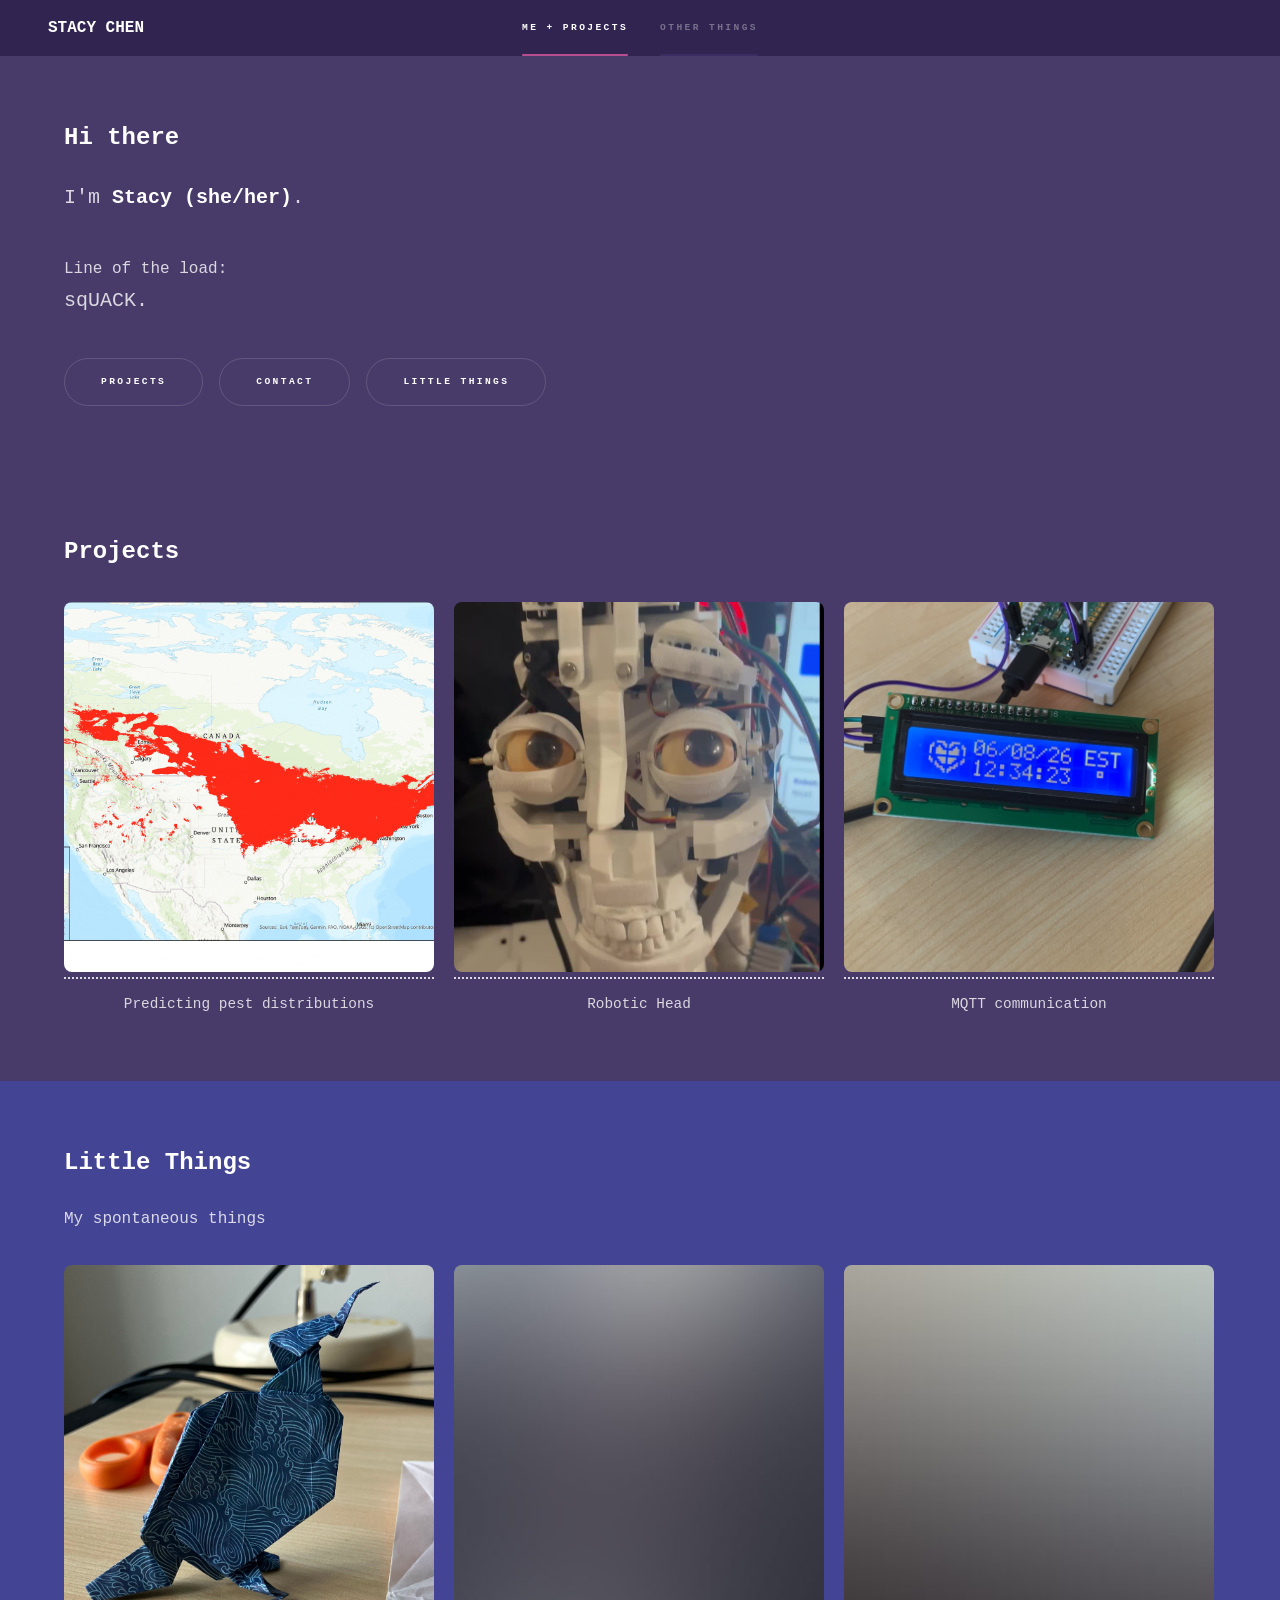
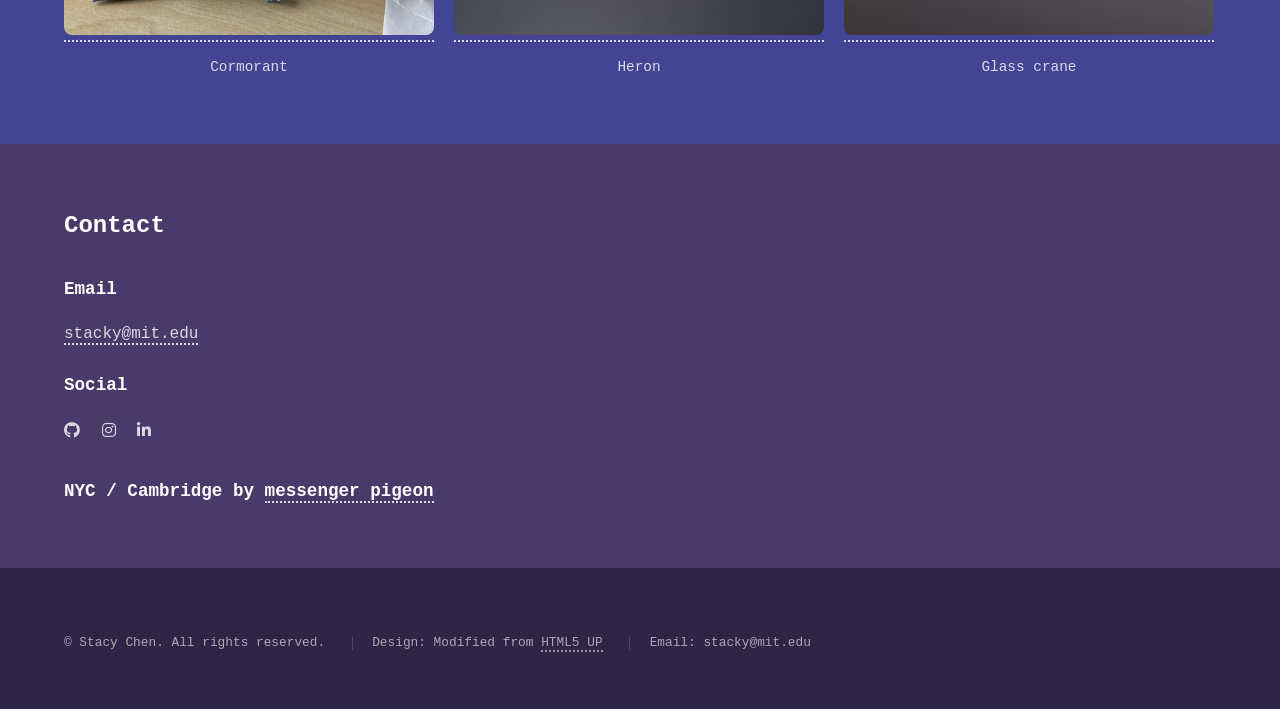
<file: index.html>
<!DOCTYPE HTML>
<!--
	Hyperspace by HTML5 UP
	html5up.net | @ajlkn
	Free for personal and commercial use under the CCA 3.0 license (html5up.net/license)
-->
<html>
	<head>
		<title>Stacy Chen - Projects</title>
		<meta charset="utf-8" />
		<meta name="viewport" content="width=device-width, initial-scale=1, user-scalable=no" />
		<link rel="stylesheet" href="assets/css/main.css" />
		<noscript><link rel="stylesheet" href="assets/css/noscript.css" /></noscript>
	</head>
	<body class="is-preload">

		<!-- Sidebar -->
			<section id="sidebar">
				<div class="inner">
					<div class="logo">
					<b>STACY CHEN</b>
					</div>
					<nav>
						<ul>
							<li><a href="#intro">Me + Projects</a></li>
							<li><a href="#other_things">Other Things</a></li>
						</ul>
					</nav>
				</div>
			</section>

		<!-- Wrapper -->
			<div id="wrapper">

				<!-- Intro -->
					<section id="intro" class="wrapper spotlight style1 fade-up">
						<div class="inner">
							<h2>Hi there</h2>
							<p>I'm <b>Stacy (she/her)</b>.</p> 
							<!-- An undergrad majoring in EECS @ MIT.  -->
								<!--random fact generator-->
								<box>Line of the load:</box>
								<p id="randFacts"></p>
								 <script>
        							const randomFacts = [
            							"Birds are real.",
            							"Caw caw.",
           			 					"sqUACK.",
										"Birds are not real.",
										"Chirp chirp.",
										"straight up losing it",
										"Farewell!"
									];

									function showRandomText() {
										const randomIndex = Math.floor(Math.random() * randomFacts.length);
										const randomText = randomFacts[randomIndex];
										document.getElementById("randFacts").textContent = randomText;
									}
									
									window.onload = showRandomText;
								</script> 
							<ul class="actions">
								<li><a href="#one" class="button scrolly">Projects</a></li>
								<li><a href="#two" class="button scrolly">contact</a></li>
								<li><a href="#other_things" class="button scrolly">little things</a></li>
							</ul>
						</div>
					</section>

				<!-- One -->
				 <section id="one" class="wrapper style1 fade-up">
						<div class="inner">
							<div class = "box alt">
							<h2>Projects</h2>
							<p></p>
							<div class="image-row">
								<figure class="image-item lighten-image">
									<a href="species_distribution.html"><img src="images/ezgif.com-optimize.gif" alt=""></a>
									<figcaption>Predicting pest distributions</figcaption>
								</figure>
								<figure class="image-item lighten-image">
									<a href="robotic_head.html"><img src="images/marty.png" alt="lcd and wires"></a>
									<figcaption>Robotic Head</figcaption>
								</figure>
								<figure class="image-item lighten-image">
									<a href="lcd_msg.html"><img src="images/mqtt.png" alt="lcd and wires"></a>
									<figcaption>MQTT communication</figcaption>
								</figure>
								<!-- <figure class="image-item lighten-image">
									<img src="images/pic02.jpg" alt="Description of first image">
									<figcaption>First image caption here</figcaption>
								</figure> -->
							<!-- <div class="row gtr-uniform">
											<div class="col-4"><span class="image fit lighten-image"><a href="elements.html"><img src="images/pic01.jpg" alt="" /></a></span></div>
											<div class="col-4"><span class="image fit lighten-image"><img src="images/pic02.jpg" alt="" /></span></div>
											<div class="col-4"><span class="image fit lighten-image"><img src="images/pic03.jpg" alt="" /></span></div>
											<div class="col-4"><span class="image fit lighten-image"><img src="images/pic03.jpg" alt="" /></span></div>
											<div class="col-4"><span class="image fit"><img src="images/pic01.jpg" alt="" /></span></div>
											<div class="col-4"><span class="image fit"><img src="images/pic02.jpg" alt="" /></span></div>
											<div class="col-4"><span class="image fit"><img src="images/pic02.jpg" alt="" /></span></div>
											<div class="col-4"><span class="image fit"><img src="images/pic03.jpg" alt="" /></span></div>
											<div class="col-4"><span class="image fit"><img src="images/pic01.jpg" alt="" /></span></div>
							</div> -->
						</div>
						</div>
						<!-- <ul class="actions">
							<a href="hobbies.html" class="button scrolly">My Little Things</a>
						</ul> -->
					</section>
				<!-- Wrapper -->
					<section id="other_things" class="wrapper style2 fade-up">
						<div class="inner">
							<h2>Little Things</h2>
							<p>My spontaneous things</p>
							<div class="box alt">
							<div class="image-row">
								<figure class="image-item lighten-image">
									<a href="cormorant.html"><img src="images/cormorant_folded.jpg" alt="Description of first image"></a>
									<figcaption>Cormorant</figcaption>
								</figure>
								<figure class="image-item lighten-image">
									<a href="heron.html"><img src="images/pic02.jpg" alt="Description of first image"></a>
									<figcaption>Heron</figcaption>
								</figure>
								<!-- <figure class="image-item lighten-image">
									<a href=""><img src="images/pic06.jpg" alt="stained glass crane"></a>
									<figcaption>EC LED Sign!</figcaption>
								</figure> -->
								<figure class="image-item lighten-image">
									<a href=""><img src="images/pic06.jpg" alt="stained glass crane"></a>
									<figcaption>Glass crane</figcaption>
								</figure>
							</div>
							</div>
						</div>
					</section>
				<!-- Two -->
					<section id="two" class="wrapper style1 fade-up">
						<div class="inner">
							<h2>Contact</h2>
							<p></p>
							<div class="style1">
								<section>
									<ul class="contact">
										<li>
											<h3>Email</h3>
											<a href="mailto:stacky@mit.edu">stacky@mit.edu</a>
										</li>
										<li>
											<h3>Social</h3>
											<ul class="icons">
												<li><a href="https://github.com/stacyc2449" class="icon brands fa-github"><span class="label">GitHub</span></a></li>
												<li><a href="" class="icon brands fa-instagram"><span class="label">Instagram</span></a></li>
												<li><a href="#" class="icon brands fa-linkedin-in"><span class="label">LinkedIn</span></a></li>
											</ul>
										</li>
										<li>
											<h3>NYC / Cambridge by <a href="https://www.wikihow.com/Train-a-Homing-Pigeon">messenger pigeon</a></h3>
										</li>
									</ul>
								</section>
							</div>
						</div>
					</section>

			</div>

		<!-- Footer -->
			<footer id="footer" class="wrapper style1-alt">
				<div class="inner">
					<ul class="menu">
						<li>&copy; Stacy Chen. All rights reserved.</li>
						<li>Design: Modified from <a href="http://html5up.net">HTML5 UP</a></li>
						<li>Email: stacky@mit.edu</li>
					</ul>
				</div>
			</footer>

		<!-- Scripts -->
			<script src="assets/js/jquery.min.js"></script>
			<script src="assets/js/jquery.scrollex.min.js"></script>
			<script src="assets/js/jquery.scrolly.min.js"></script>
			<script src="assets/js/browser.min.js"></script>
			<script src="assets/js/breakpoints.min.js"></script>
			<script src="assets/js/util.js"></script>
			<script src="assets/js/main.js"></script>

	</body>
</html>
</file>
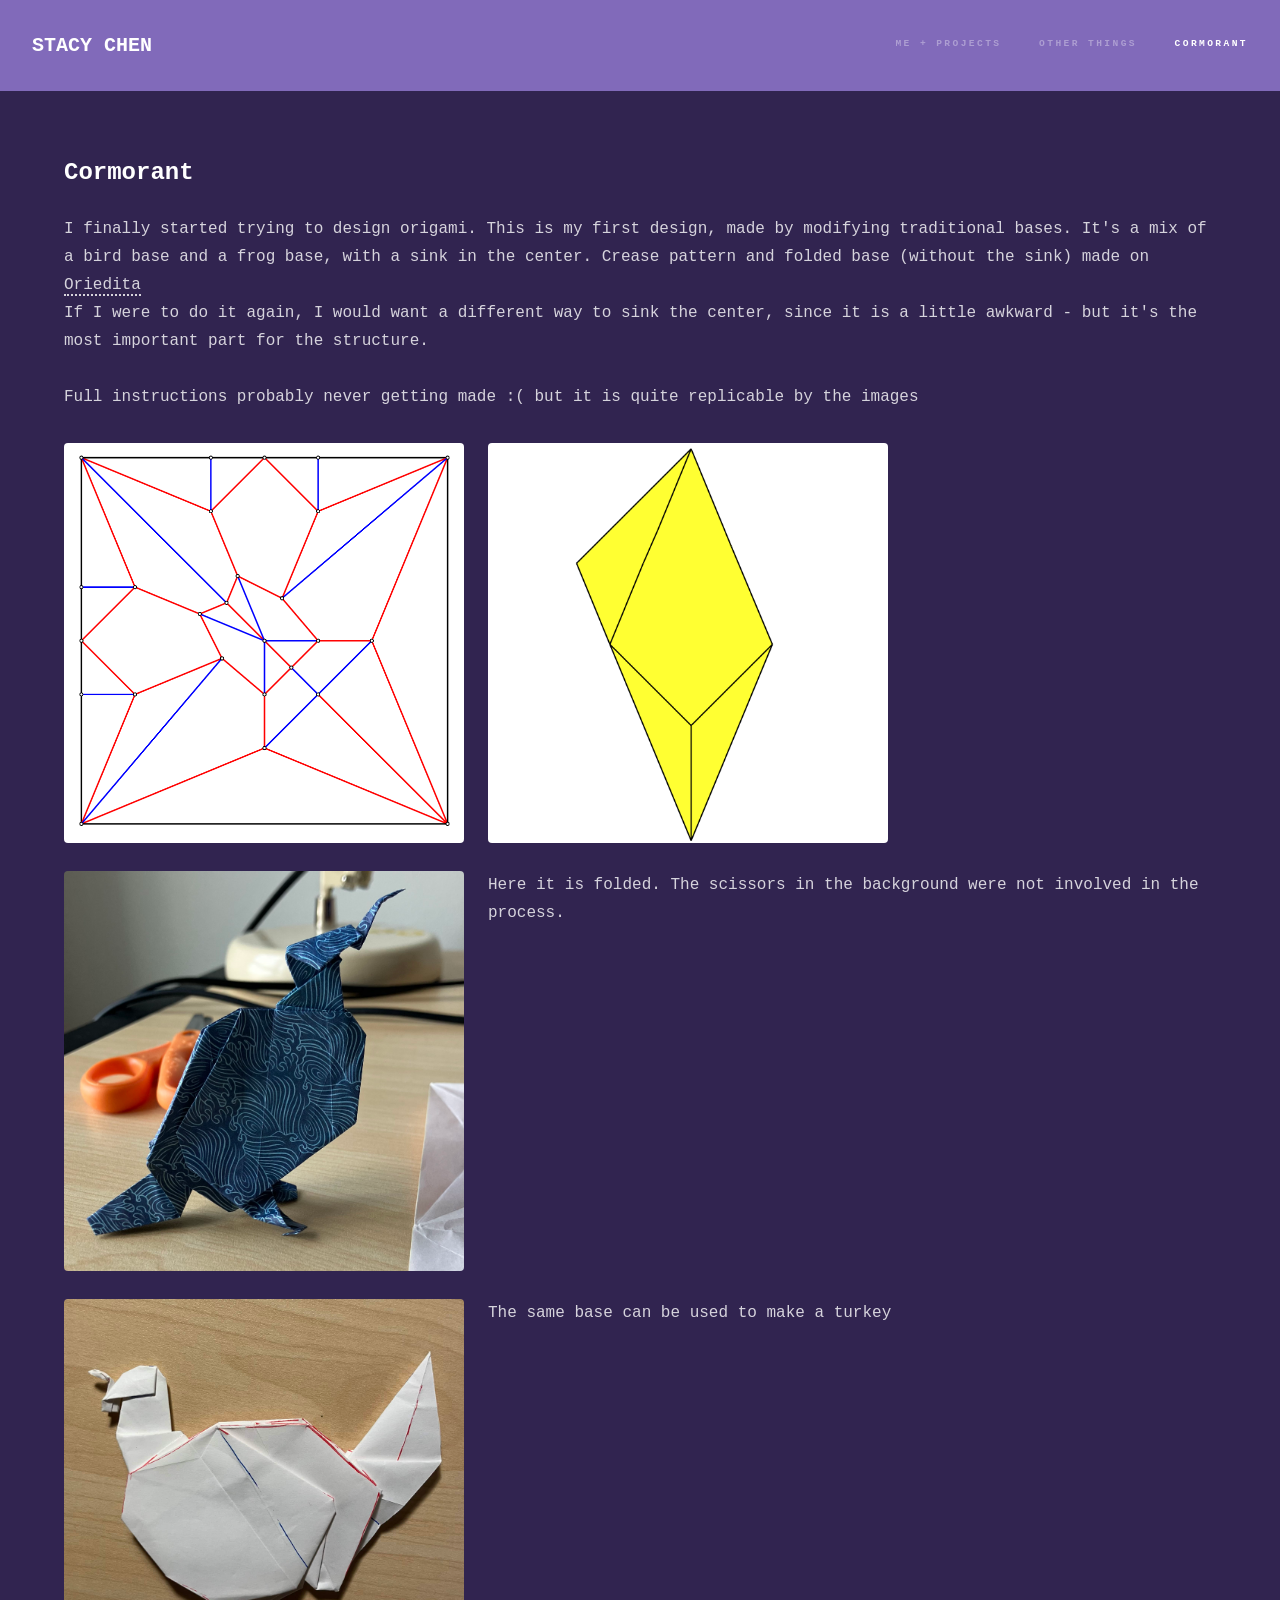
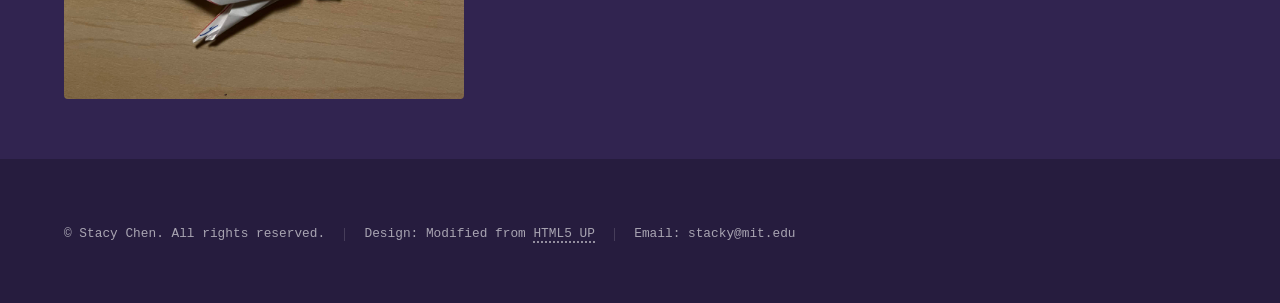
<file: cormorant.html>
<!DOCTYPE HTML>
<html>
	<head>
		<title>Stacy Chen - Cormorant</title>
		<meta charset="utf-8" />
		<meta name="viewport" content="width=device-width, initial-scale=1, user-scalable=no" />
		<link rel="stylesheet" href="assets/css/main.css" />
		<noscript><link rel="stylesheet" href="assets/css/noscript.css" /></noscript>
	</head>
	<body class="is-preload">

		<!-- Header -->
			<header id="header">
				<a href="index.html" class="title">STACY CHEN</a>
				<nav>
					<ul>
						<li><a href="index.html">Me + Projects</a></li>
						<li><a href="index.html#other_things">Other things</a></li>
						<li><a href="#"  class="active">Cormorant</a></li>
					</ul>
				</nav>
			</header>
			<div>
				<section id="main" class="wrapper">
					<div class="inner">
						<h2 class="major">Cormorant</h2>
						<p>
							I finally started trying to design origami. This is my first design, made by modifying traditional bases.
							It's a mix of a bird base and a frog base, with a sink in the center. Crease pattern and folded base 
							(without the sink) made on <a href="https://oriedita.github.io/">Oriedita</a>
							<br>
							If I were to do it again, I would want a different way to sink the center, since it is a little awkward 
							- but it's the most important part for the structure.
							<br><br>
							Full instructions probably never getting made :( but it is quite replicable by the images
						</p>
						<div class="container">
							<img src="images/cormorant_base_cp.png" alt="cormorant crease pattern">
							<img src="images/cormorant_base_folded.png" alt="cormorant folded base without sink">
						</div>
						<br>  	
						<div class="container">
							<img src="images/cormorant_folded.jpg" alt="cormorant folded with paper">
							<div class="text">
								<p>Here it is folded. The scissors in the background were not involved in the process.</p>
							</div>
						</div>
						<br>
						<div class="container">
							<img src="images/turkey_folded.jpg" alt="turkey folded with paper">
							<div class="text">
								<p>The same base can be used to make a turkey</p>
							</div>
						</div>
					</div>
				</section>
			</div>
			<br>
		<!-- Footer -->
			<footer id="footer" class="wrapper alt">
				<div class="inner">
					<ul class="menu">
						<li>&copy; Stacy Chen. All rights reserved.</li><li>Design: Modified from <a href="http://html5up.net">HTML5 UP</a></li><li>Email: stacky@mit.edu</li>
					</ul>
				</div>
			</footer>

		<!-- Scripts -->
			<script src="assets/js/jquery.min.js"></script>
			<script src="assets/js/jquery.scrollex.min.js"></script>
			<script src="assets/js/jquery.scrolly.min.js"></script>
			<script src="assets/js/browser.min.js"></script>
			<script src="assets/js/breakpoints.min.js"></script>
			<script src="assets/js/util.js"></script>
			<script src="assets/js/main.js"></script>

	</body>
</html>
</file>
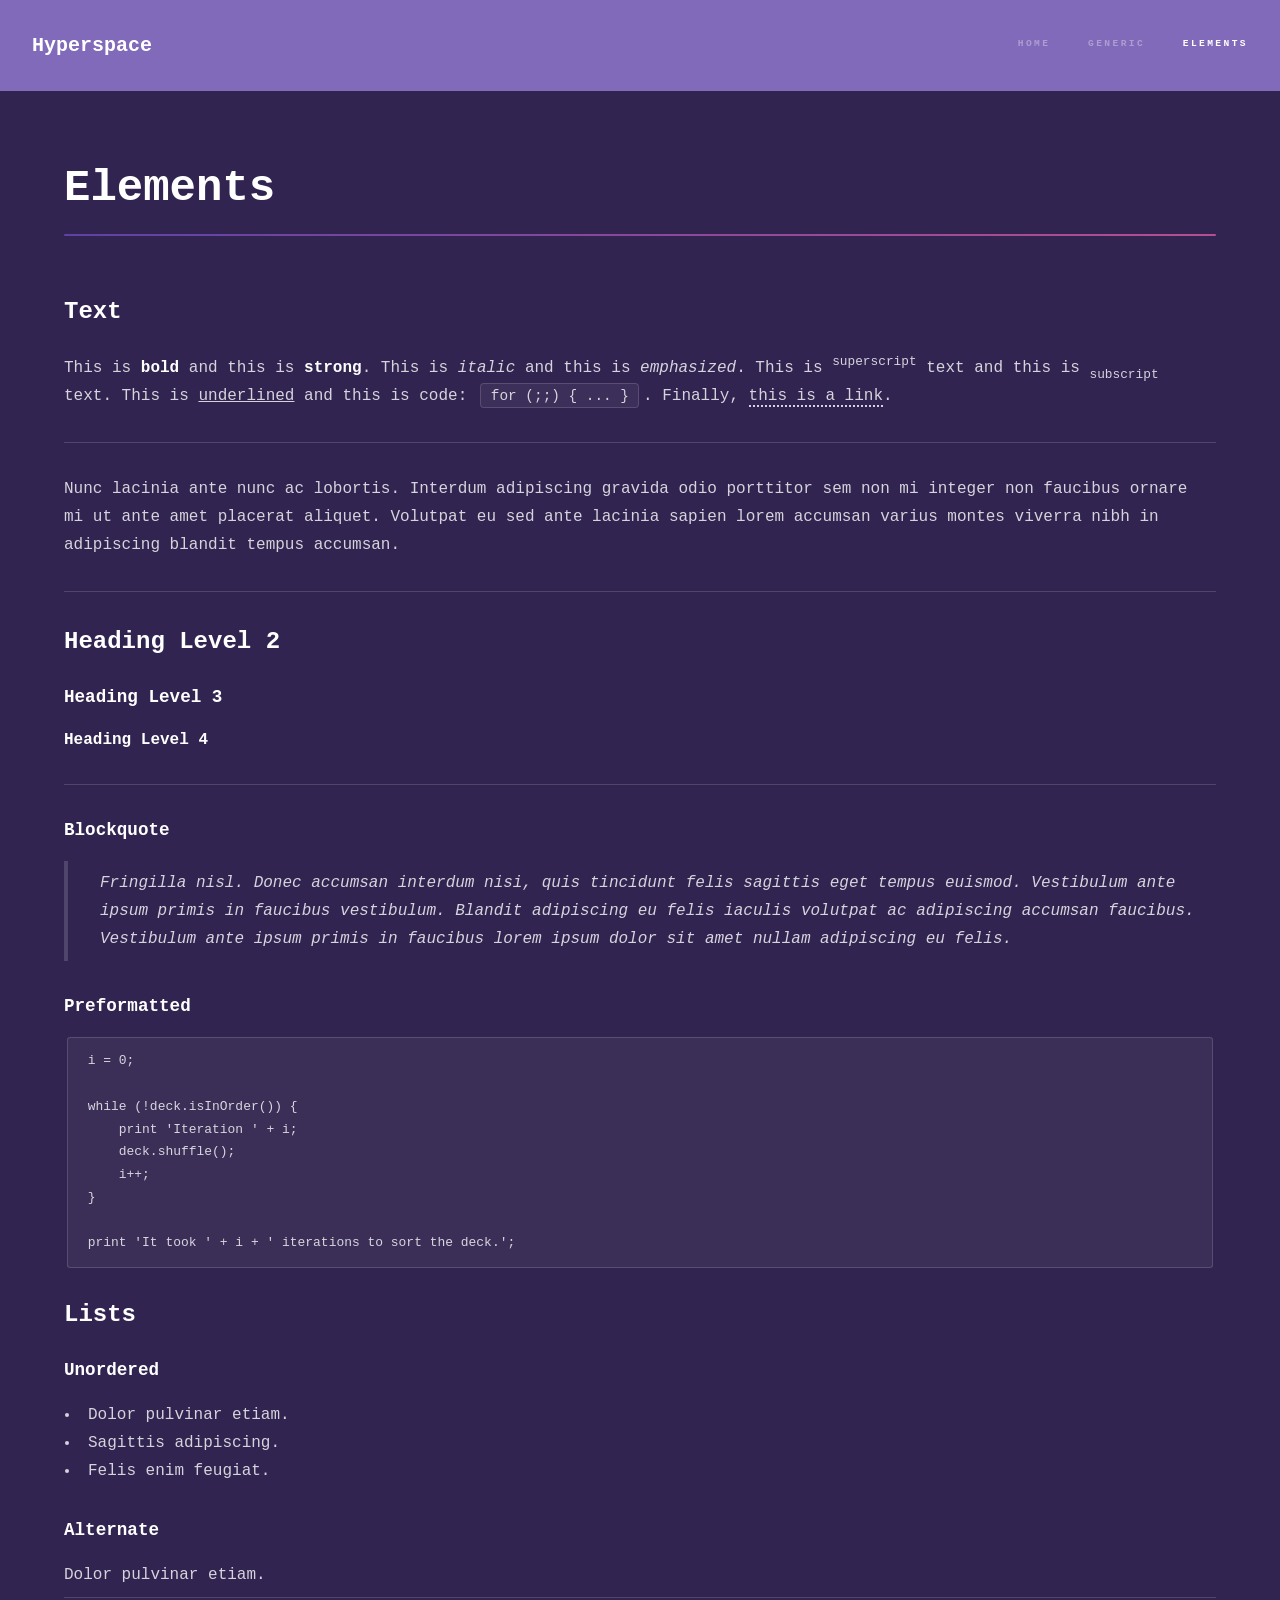
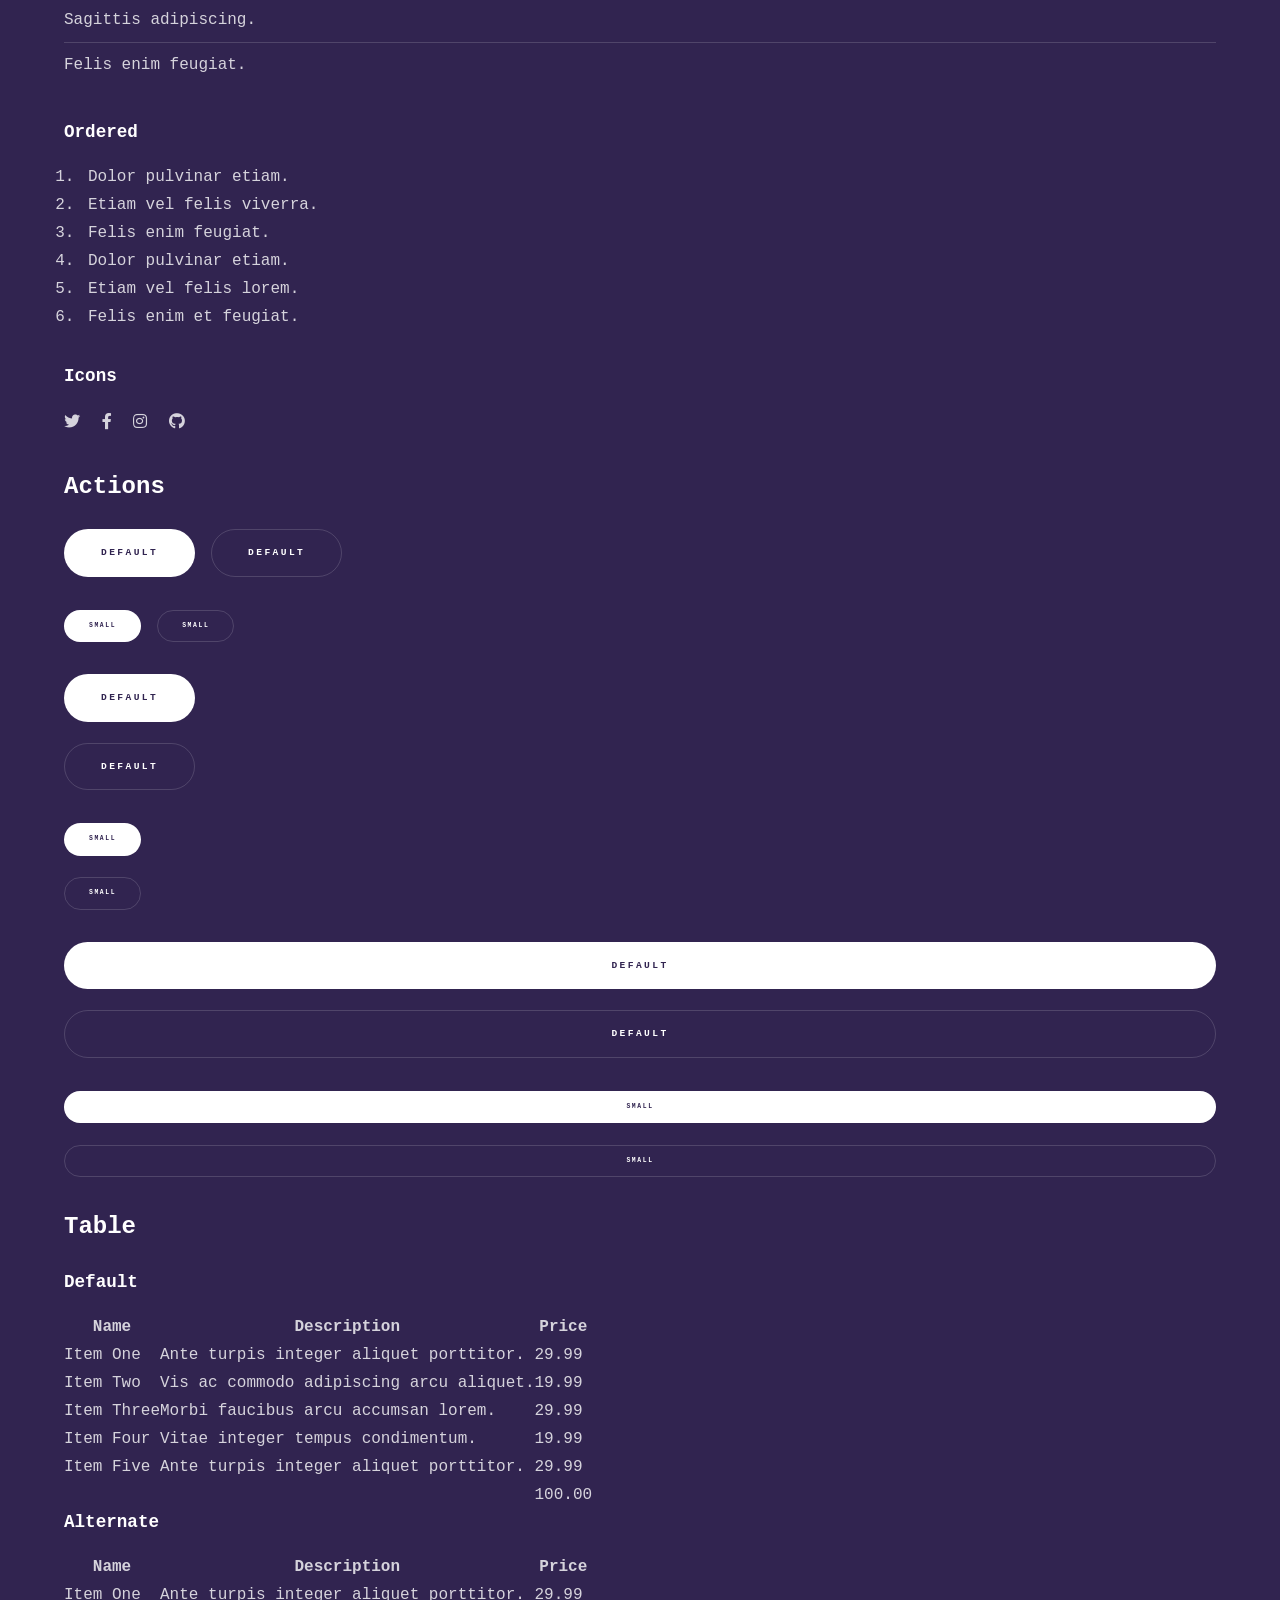
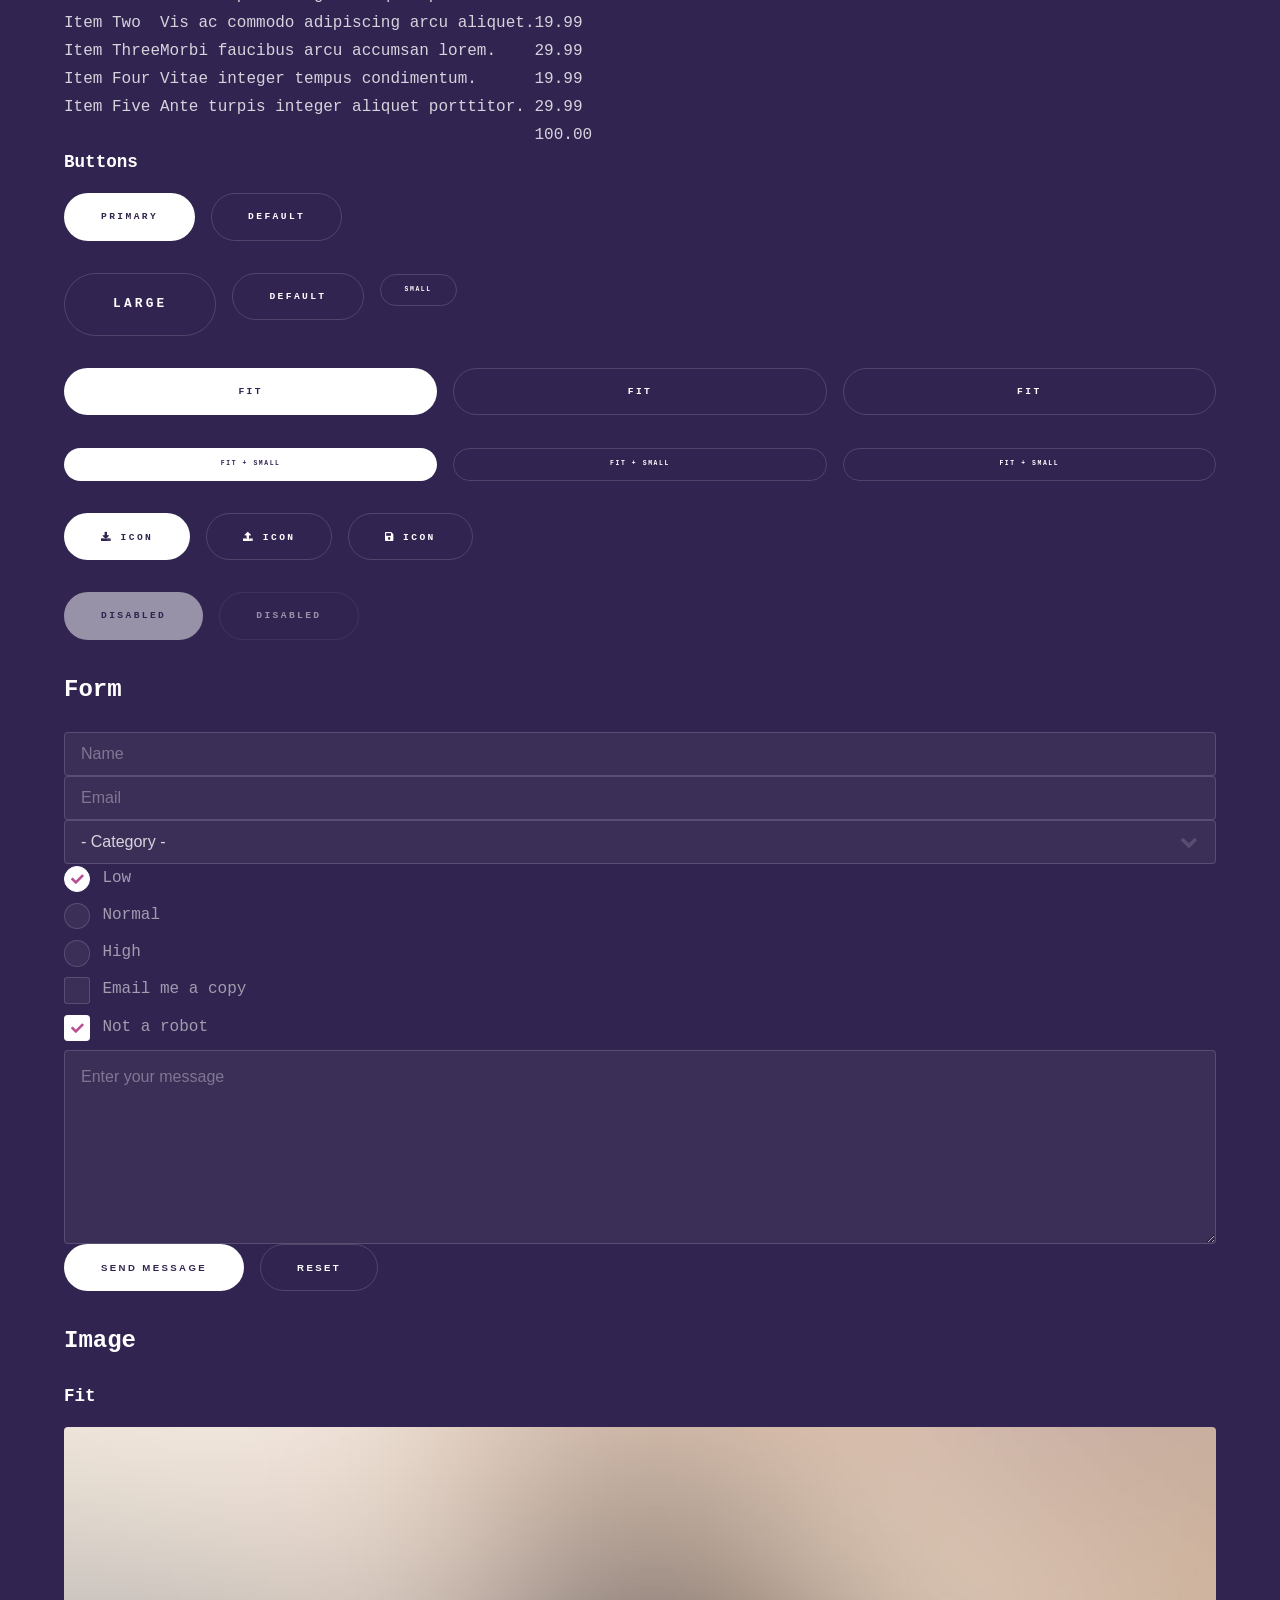
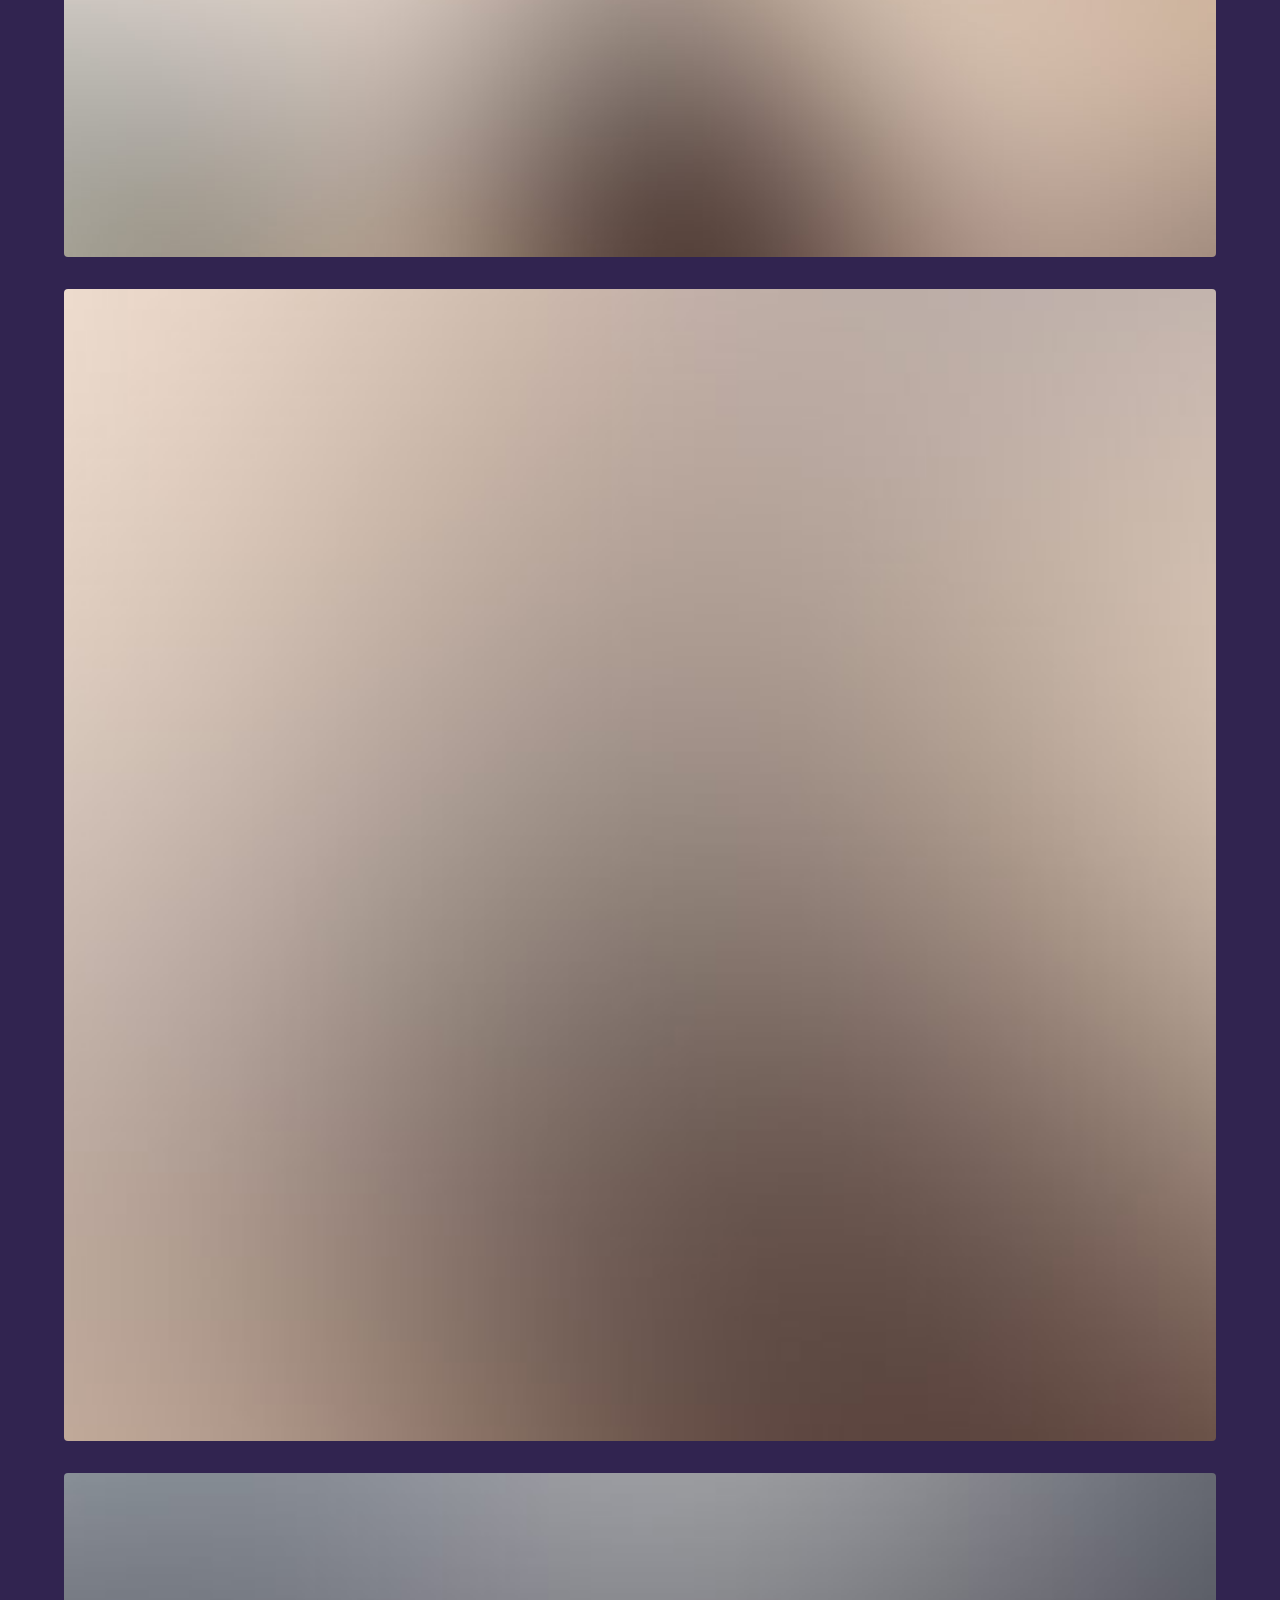
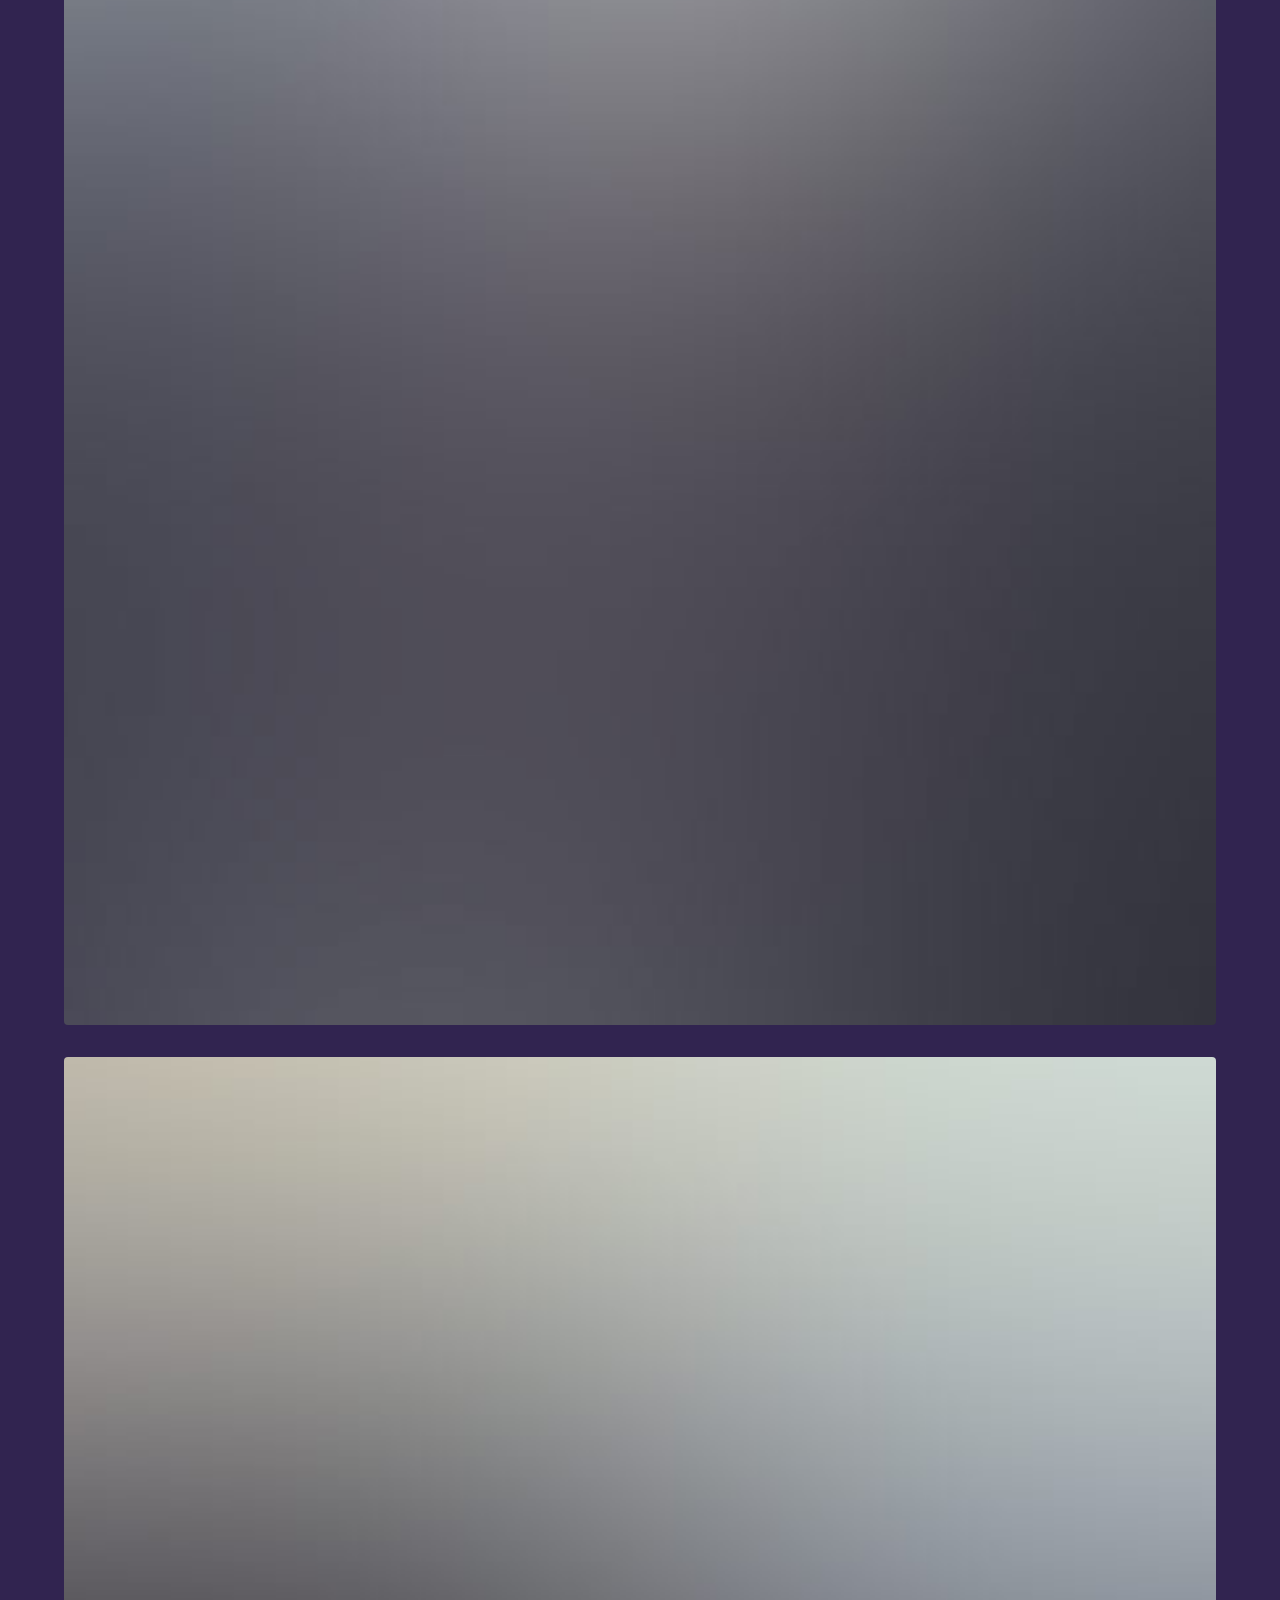
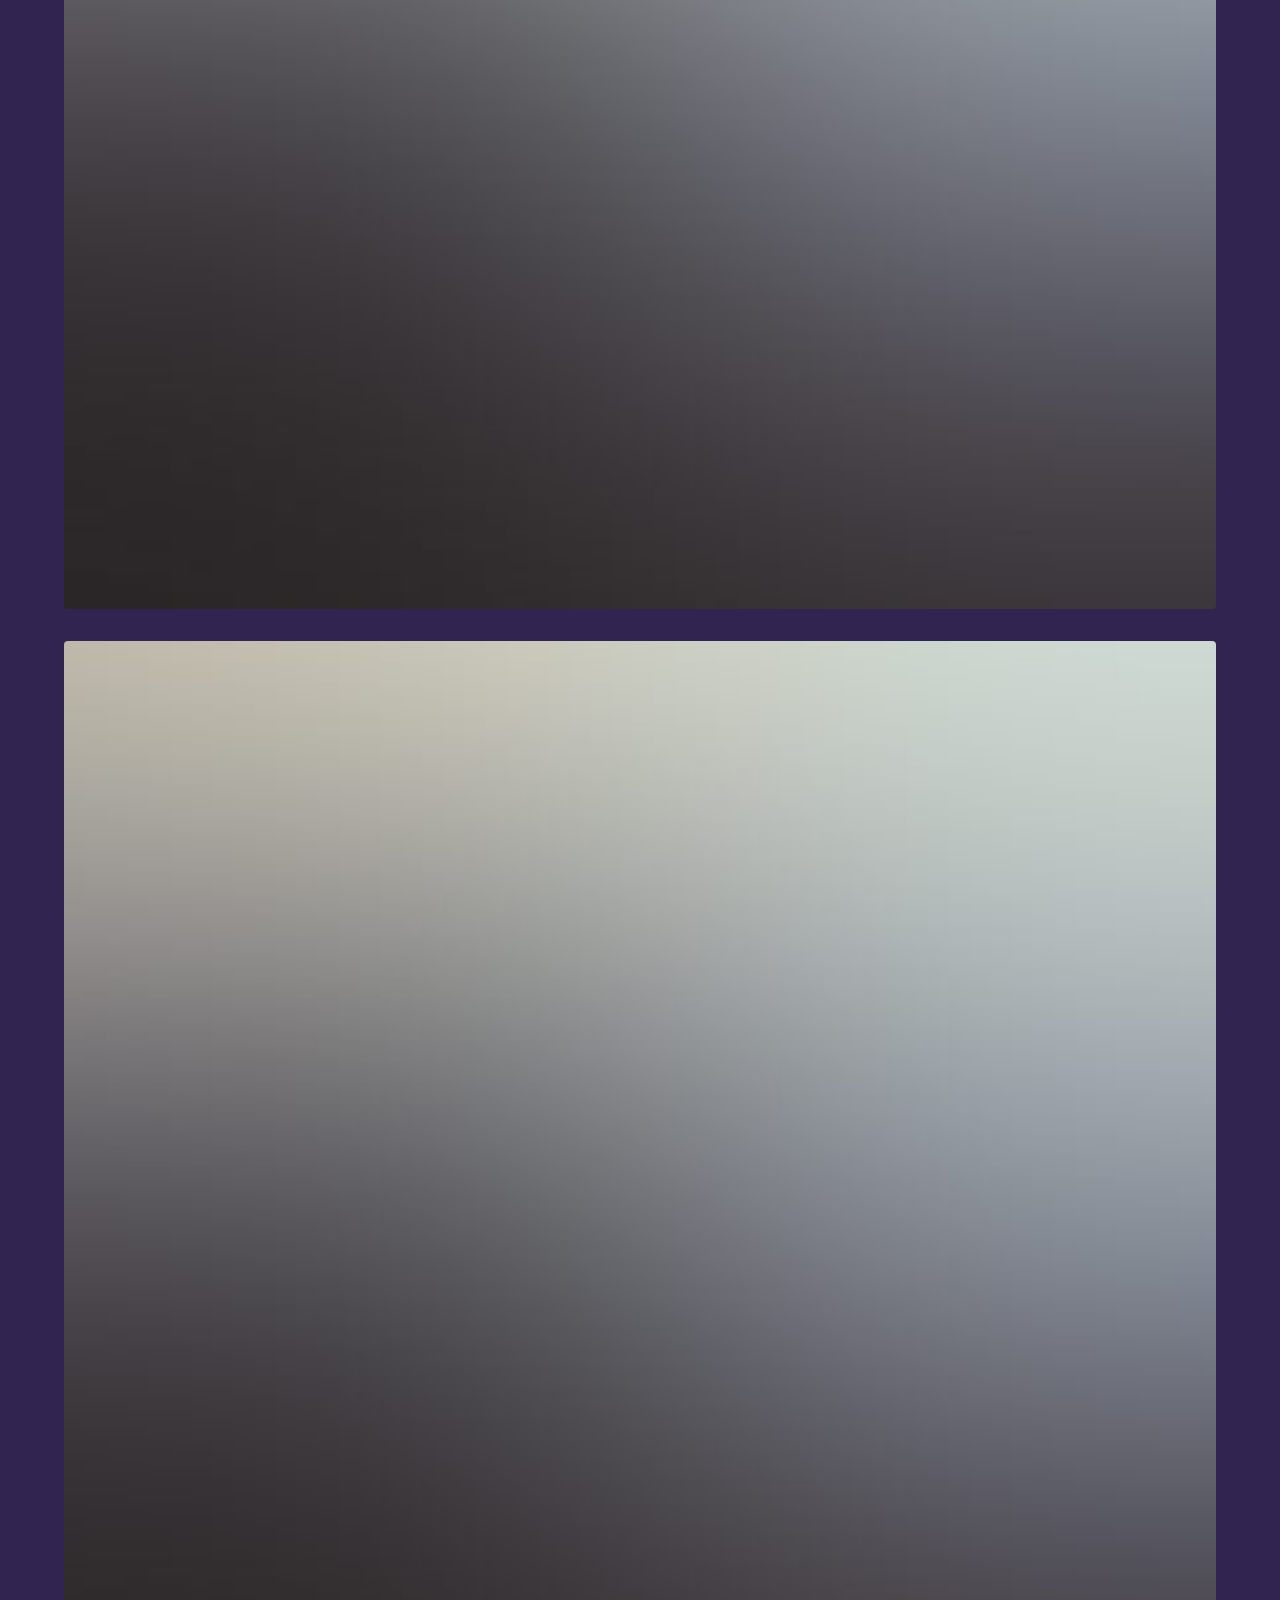
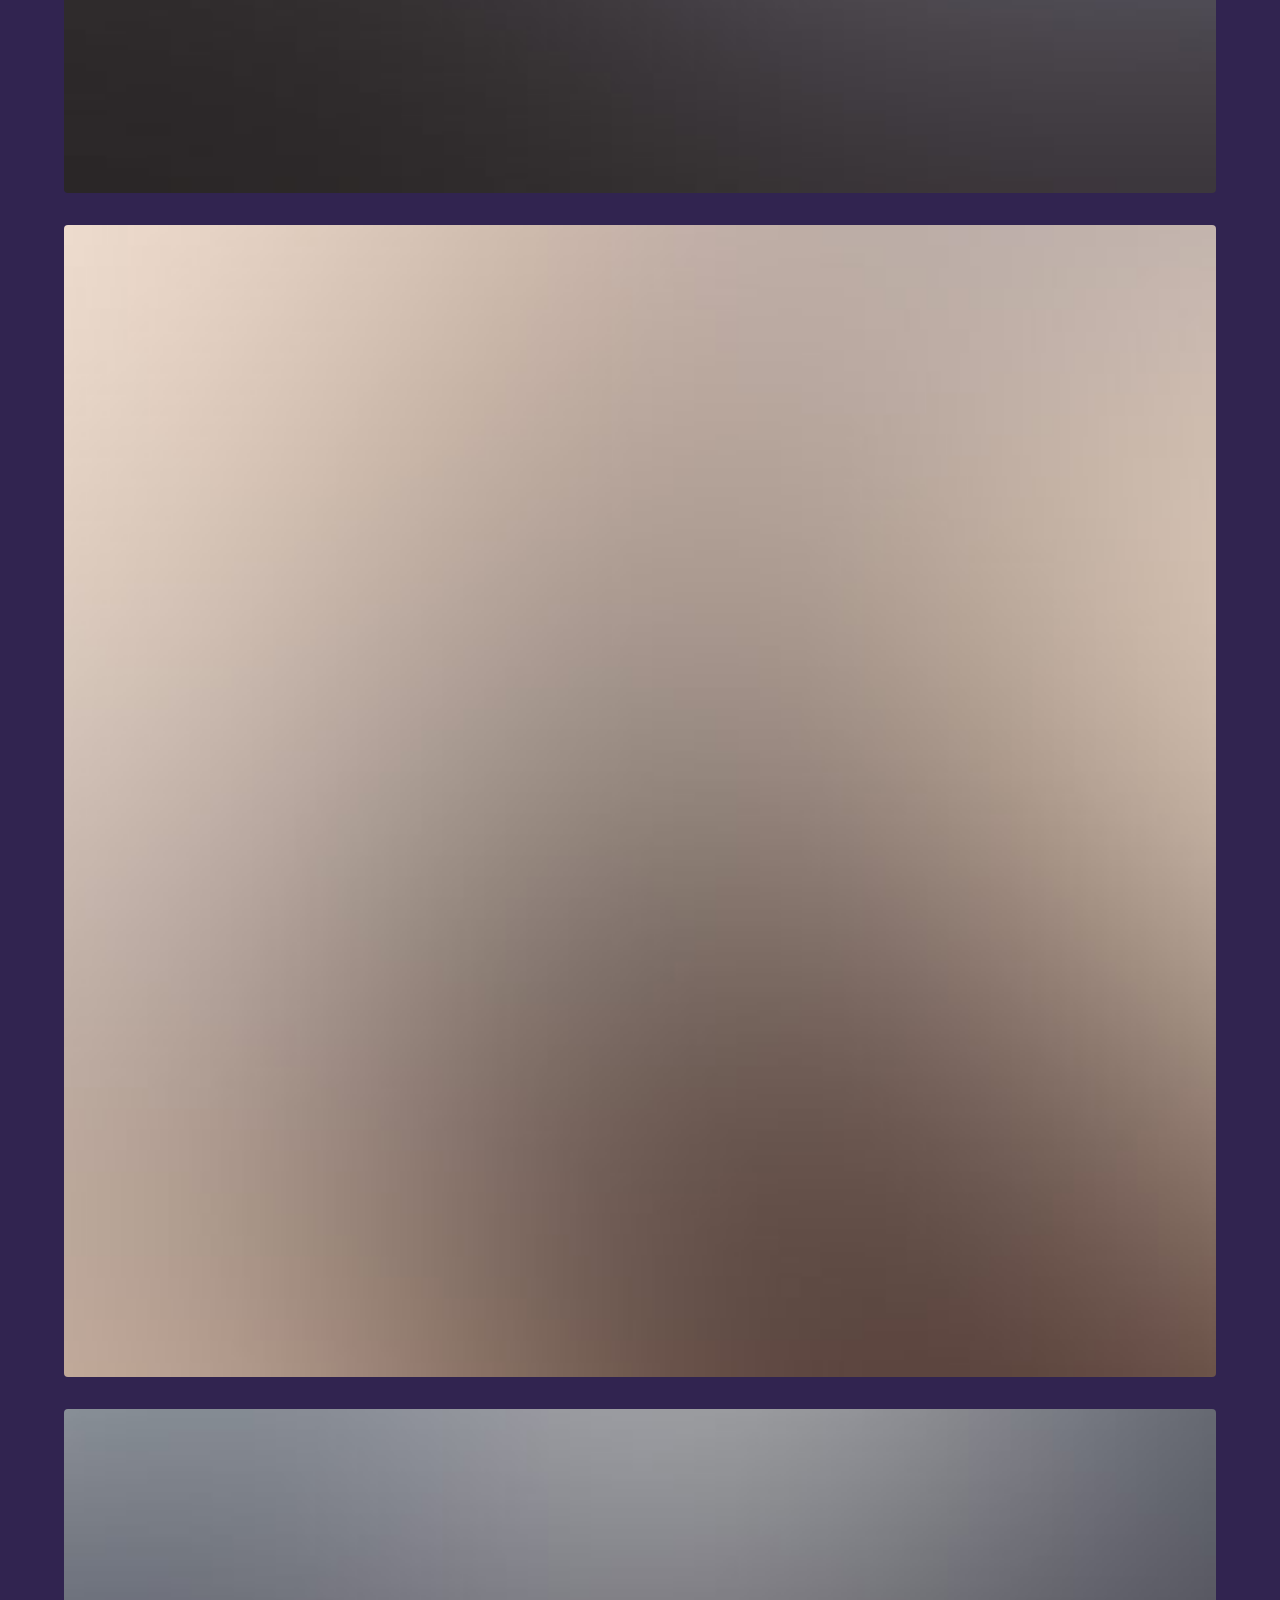
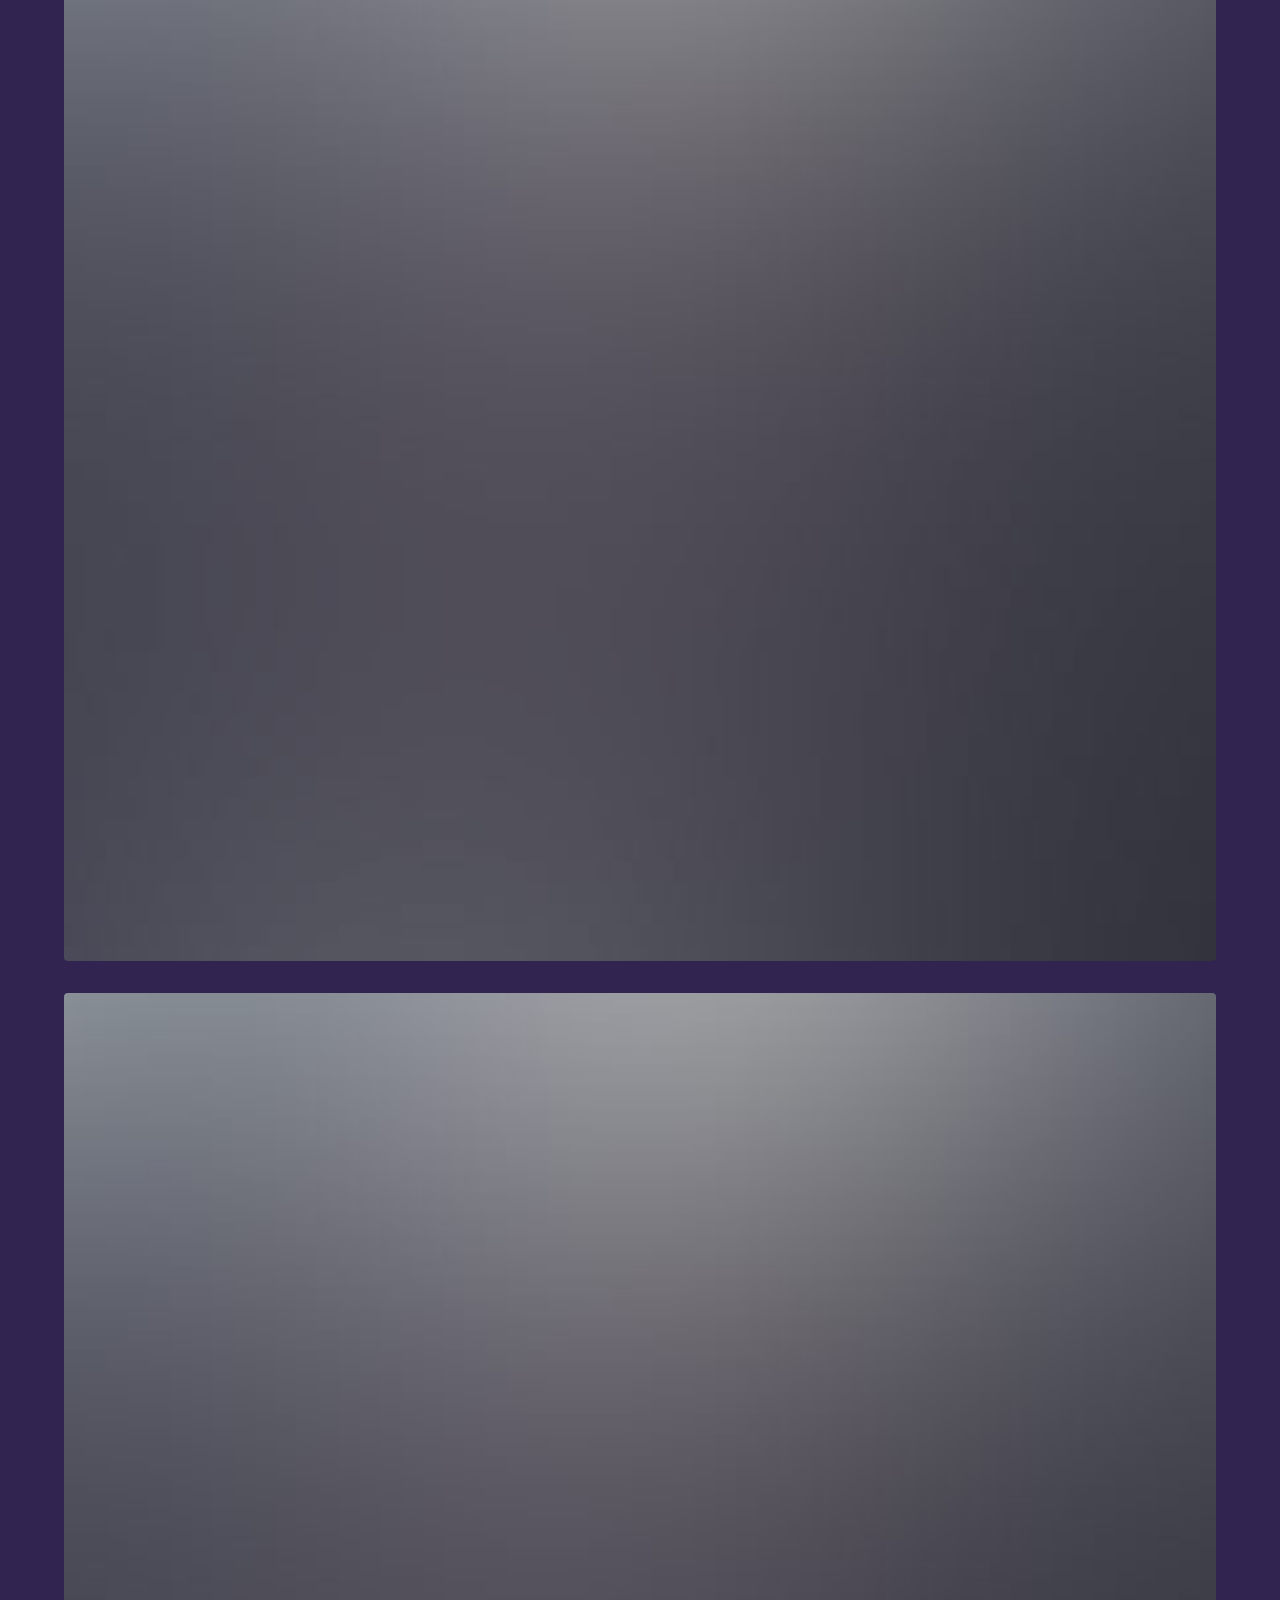
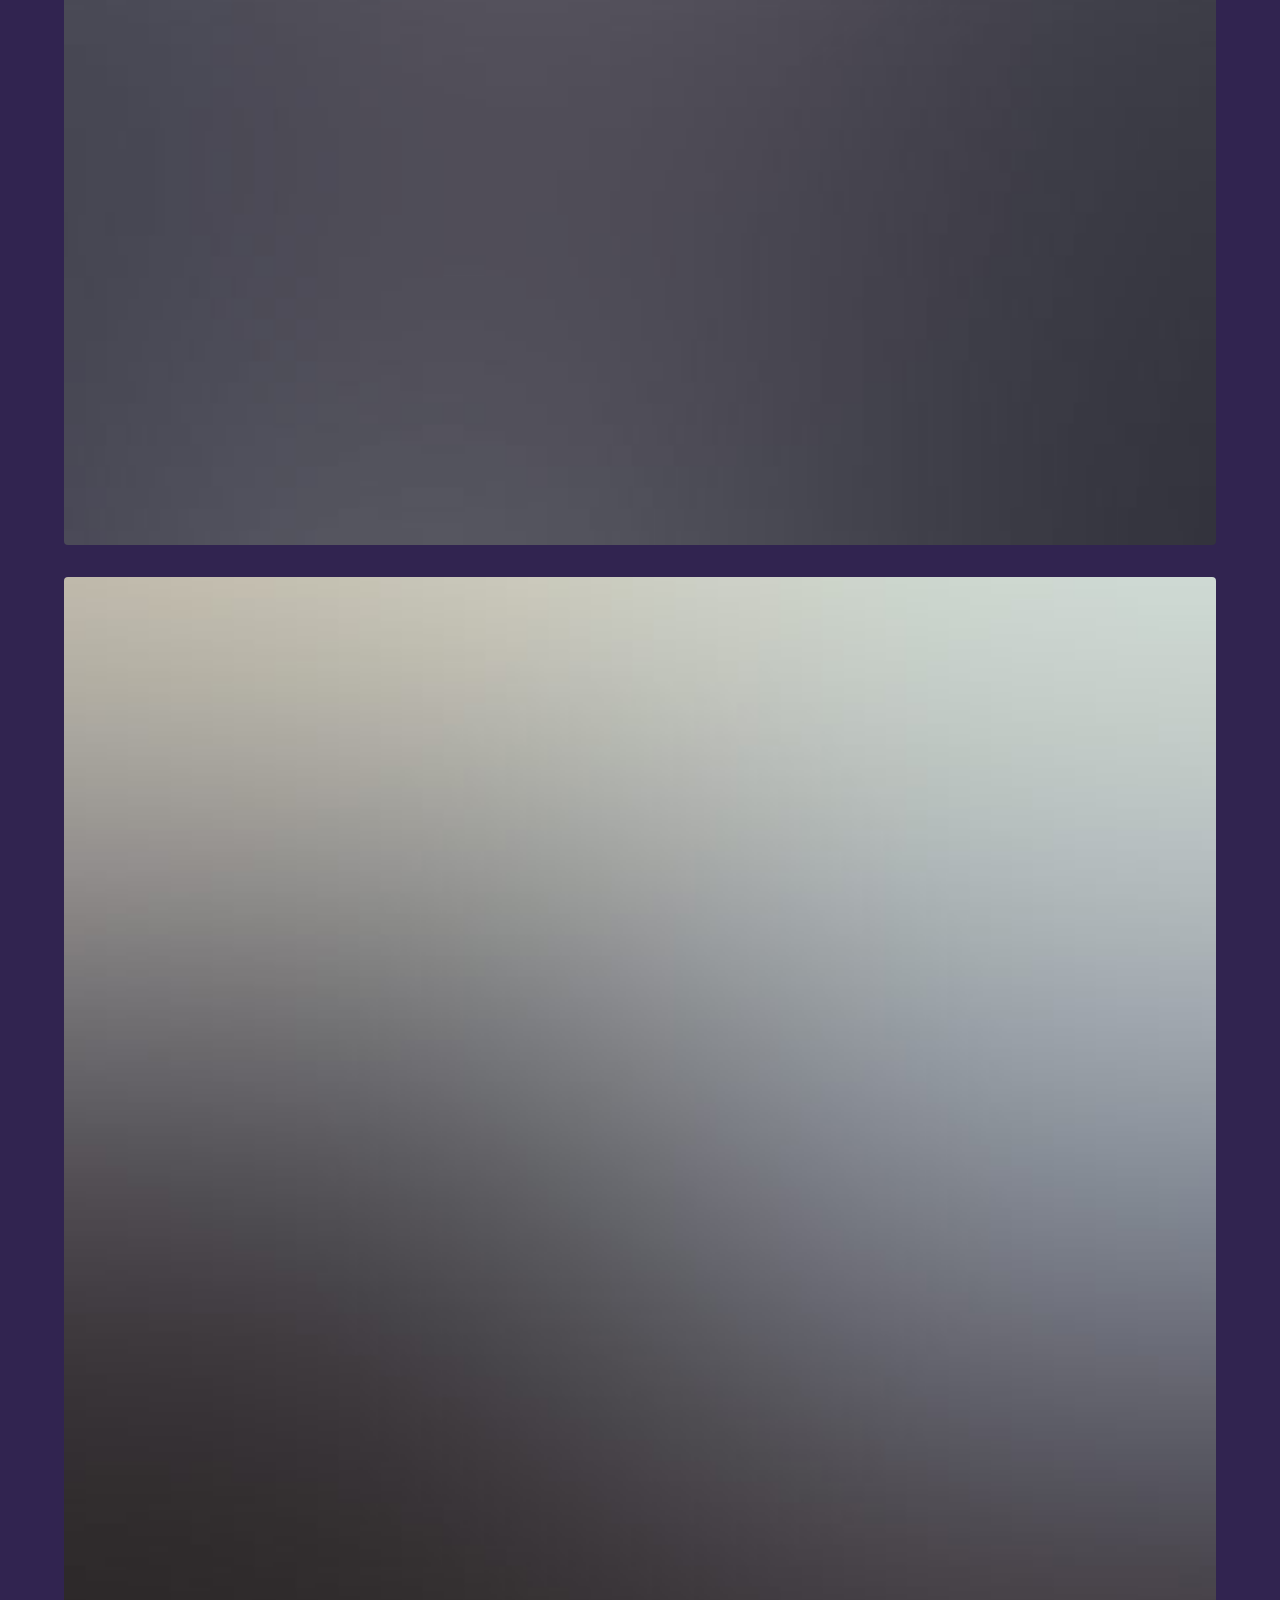
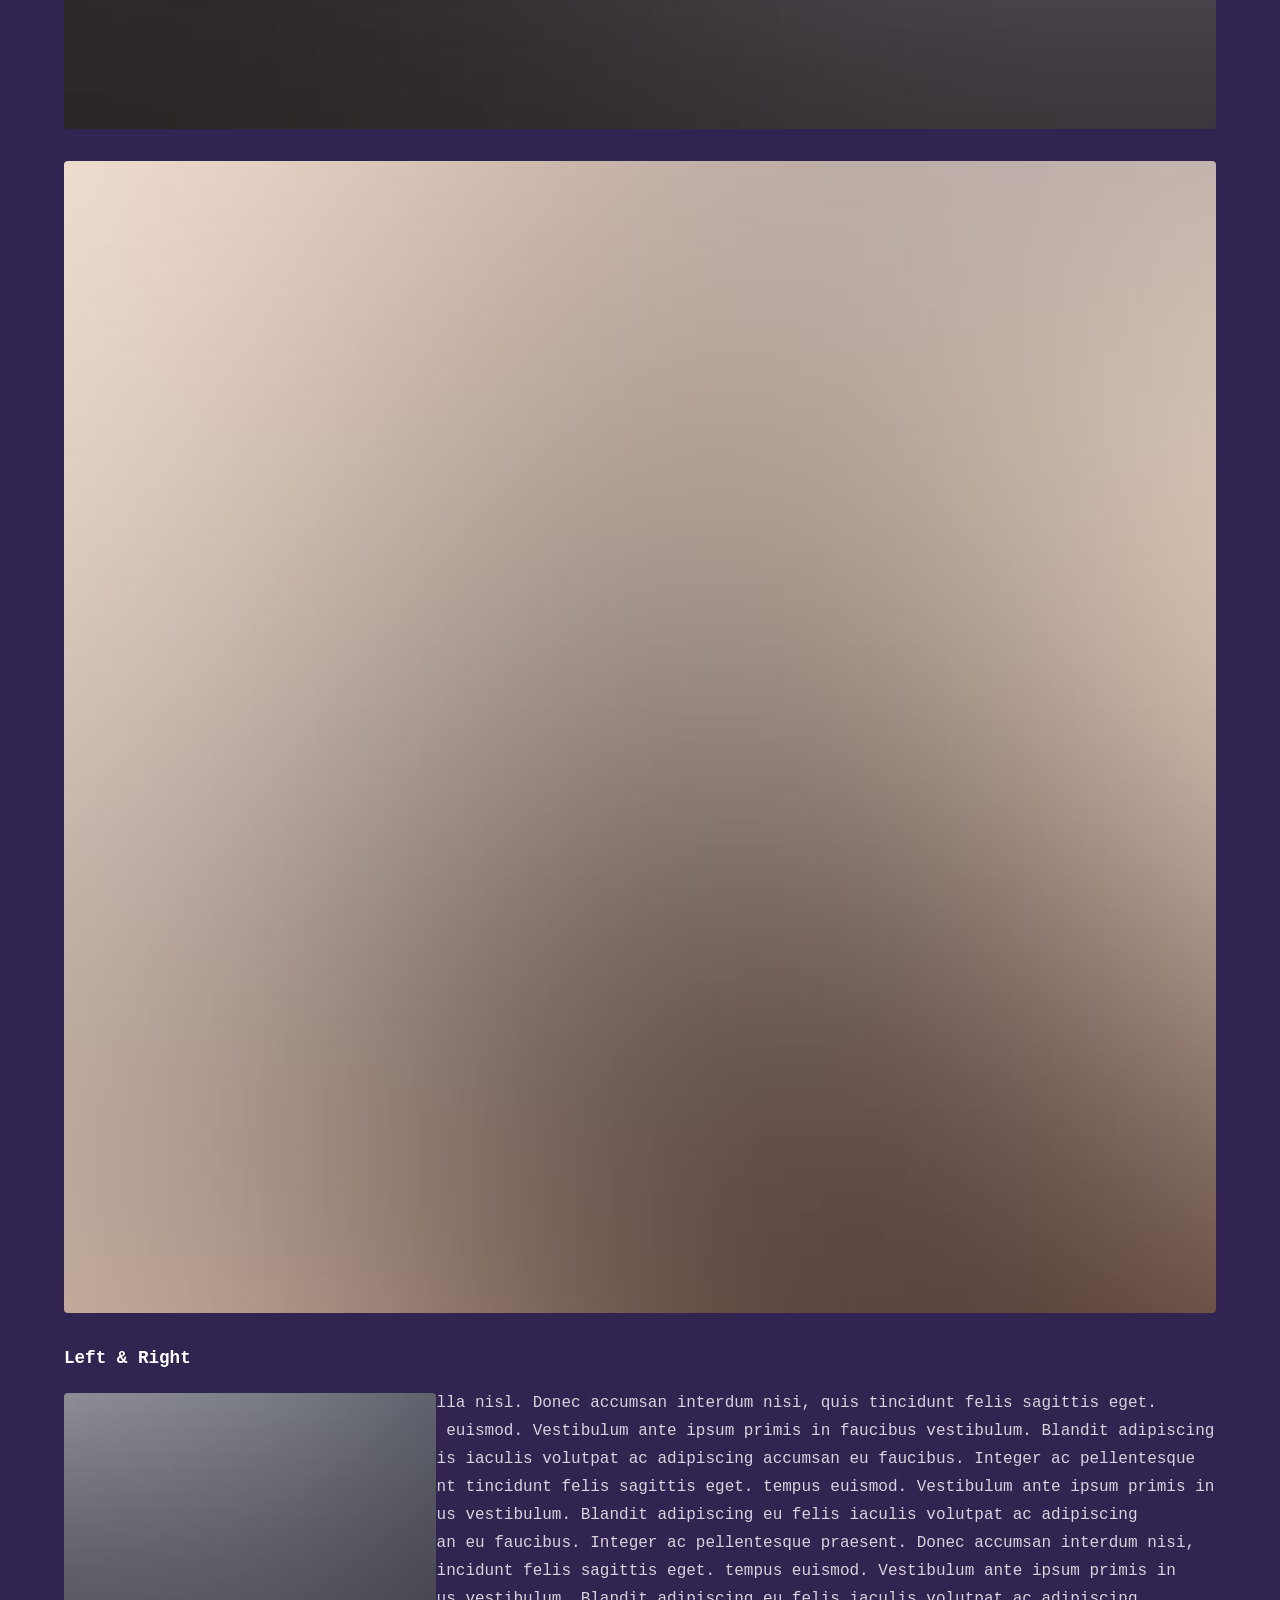
<file: elements.html>
<!DOCTYPE HTML>
<!--
	Hyperspace by HTML5 UP
	html5up.net | @ajlkn
	Free for personal and commercial use under the CCA 3.0 license (html5up.net/license)
-->
<html>
	<head>
		<title>Elements - Hyperspace by HTML5 UP</title>
		<meta charset="utf-8" />
		<meta name="viewport" content="width=device-width, initial-scale=1, user-scalable=no" />
		<link rel="stylesheet" href="assets/css/main.css" />
		<noscript><link rel="stylesheet" href="assets/css/noscript.css" /></noscript>
	</head>
	<body class="is-preload">

		<!-- Header -->
			<header id="header">
				<a href="index.html" class="title">Hyperspace</a>
				<nav>
					<ul>
						<li><a href="index.html">Home</a></li>
						<li><a href="generic.html">Generic</a></li>
						<li><a href="elements.html"  class="active">Elements</a></li>
					</ul>
				</nav>
			</header>

		<!-- Wrapper -->
			<div id="wrapper">

				<!-- Main -->
					<section id="main" class="wrapper">
						<div class="inner">
							<h1 class="major">Elements</h1>

							<!-- Text -->
								<section>
									<h2>Text</h2>
									<p>This is <b>bold</b> and this is <strong>strong</strong>. This is <i>italic</i> and this is <em>emphasized</em>.
									This is <sup>superscript</sup> text and this is <sub>subscript</sub> text.
									This is <u>underlined</u> and this is code: <code>for (;;) { ... }</code>. Finally, <a href="#">this is a link</a>.</p>
									<hr />
									<p>Nunc lacinia ante nunc ac lobortis. Interdum adipiscing gravida odio porttitor sem non mi integer non faucibus ornare mi ut ante amet placerat aliquet. Volutpat eu sed ante lacinia sapien lorem accumsan varius montes viverra nibh in adipiscing blandit tempus accumsan.</p>
									<hr />
									<h2>Heading Level 2</h2>
									<h3>Heading Level 3</h3>
									<h4>Heading Level 4</h4>
									<hr />
									<h3>Blockquote</h3>
									<blockquote>Fringilla nisl. Donec accumsan interdum nisi, quis tincidunt felis sagittis eget tempus euismod. Vestibulum ante ipsum primis in faucibus vestibulum. Blandit adipiscing eu felis iaculis volutpat ac adipiscing accumsan faucibus. Vestibulum ante ipsum primis in faucibus lorem ipsum dolor sit amet nullam adipiscing eu felis.</blockquote>
									<h3>Preformatted</h3>
									<pre><code>i = 0;

while (!deck.isInOrder()) {
    print 'Iteration ' + i;
    deck.shuffle();
    i++;
}

print 'It took ' + i + ' iterations to sort the deck.';</code></pre>
								</section>

							<!-- Lists -->
								<section>
									<h2>Lists</h2>
									<div class="row">
										<div class="col-6 col-12-medium">
											<h3>Unordered</h3>
											<ul>
												<li>Dolor pulvinar etiam.</li>
												<li>Sagittis adipiscing.</li>
												<li>Felis enim feugiat.</li>
											</ul>
											<h3>Alternate</h3>
											<ul class="alt">
												<li>Dolor pulvinar etiam.</li>
												<li>Sagittis adipiscing.</li>
												<li>Felis enim feugiat.</li>
											</ul>
										</div>
										<div class="col-6 col-12-medium">
											<h3>Ordered</h3>
											<ol>
												<li>Dolor pulvinar etiam.</li>
												<li>Etiam vel felis viverra.</li>
												<li>Felis enim feugiat.</li>
												<li>Dolor pulvinar etiam.</li>
												<li>Etiam vel felis lorem.</li>
												<li>Felis enim et feugiat.</li>
											</ol>
											<h3>Icons</h3>
											<ul class="icons">
												<li><a href="#" class="icon brands fa-twitter"><span class="label">Twitter</span></a></li>
												<li><a href="#" class="icon brands fa-facebook-f"><span class="label">Facebook</span></a></li>
												<li><a href="#" class="icon brands fa-instagram"><span class="label">Instagram</span></a></li>
												<li><a href="#" class="icon brands fa-github"><span class="label">Github</span></a></li>
											</ul>
										</div>
									</div>
									<h2>Actions</h2>
									<div class="row">
										<div class="col-6 col-12-medium">
											<ul class="actions">
												<li><a href="#" class="button primary">Default</a></li>
												<li><a href="#" class="button">Default</a></li>
											</ul>
											<ul class="actions small">
												<li><a href="#" class="button primary small">Small</a></li>
												<li><a href="#" class="button small">Small</a></li>
											</ul>
											<ul class="actions stacked">
												<li><a href="#" class="button primary">Default</a></li>
												<li><a href="#" class="button">Default</a></li>
											</ul>
											<ul class="actions stacked">
												<li><a href="#" class="button primary small">Small</a></li>
												<li><a href="#" class="button small">Small</a></li>
											</ul>
										</div>
										<div class="col-6 col-12-medium">
											<ul class="actions stacked">
												<li><a href="#" class="button primary fit">Default</a></li>
												<li><a href="#" class="button fit">Default</a></li>
											</ul>
											<ul class="actions stacked">
												<li><a href="#" class="button primary small fit">Small</a></li>
												<li><a href="#" class="button small fit">Small</a></li>
											</ul>
										</div>
									</div>
								</section>

							<!-- Table -->
								<section>
									<h2>Table</h2>
									<h3>Default</h3>
									<div class="table-wrapper">
										<table>
											<thead>
												<tr>
													<th>Name</th>
													<th>Description</th>
													<th>Price</th>
												</tr>
											</thead>
											<tbody>
												<tr>
													<td>Item One</td>
													<td>Ante turpis integer aliquet porttitor.</td>
													<td>29.99</td>
												</tr>
												<tr>
													<td>Item Two</td>
													<td>Vis ac commodo adipiscing arcu aliquet.</td>
													<td>19.99</td>
												</tr>
												<tr>
													<td>Item Three</td>
													<td> Morbi faucibus arcu accumsan lorem.</td>
													<td>29.99</td>
												</tr>
												<tr>
													<td>Item Four</td>
													<td>Vitae integer tempus condimentum.</td>
													<td>19.99</td>
												</tr>
												<tr>
													<td>Item Five</td>
													<td>Ante turpis integer aliquet porttitor.</td>
													<td>29.99</td>
												</tr>
											</tbody>
											<tfoot>
												<tr>
													<td colspan="2"></td>
													<td>100.00</td>
												</tr>
											</tfoot>
										</table>
									</div>

									<h3>Alternate</h3>
									<div class="table-wrapper">
										<table class="alt">
											<thead>
												<tr>
													<th>Name</th>
													<th>Description</th>
													<th>Price</th>
												</tr>
											</thead>
											<tbody>
												<tr>
													<td>Item One</td>
													<td>Ante turpis integer aliquet porttitor.</td>
													<td>29.99</td>
												</tr>
												<tr>
													<td>Item Two</td>
													<td>Vis ac commodo adipiscing arcu aliquet.</td>
													<td>19.99</td>
												</tr>
												<tr>
													<td>Item Three</td>
													<td> Morbi faucibus arcu accumsan lorem.</td>
													<td>29.99</td>
												</tr>
												<tr>
													<td>Item Four</td>
													<td>Vitae integer tempus condimentum.</td>
													<td>19.99</td>
												</tr>
												<tr>
													<td>Item Five</td>
													<td>Ante turpis integer aliquet porttitor.</td>
													<td>29.99</td>
												</tr>
											</tbody>
											<tfoot>
												<tr>
													<td colspan="2"></td>
													<td>100.00</td>
												</tr>
											</tfoot>
										</table>
									</div>
								</section>

							<!-- Buttons -->
								<section>
									<h3>Buttons</h3>
									<ul class="actions">
										<li><a href="#" class="button primary">Primary</a></li>
										<li><a href="#" class="button">Default</a></li>
									</ul>
									<ul class="actions">
										<li><a href="#" class="button large">Large</a></li>
										<li><a href="#" class="button">Default</a></li>
										<li><a href="#" class="button small">Small</a></li>
									</ul>
									<ul class="actions fit">
										<li><a href="#" class="button primary fit">Fit</a></li>
										<li><a href="#" class="button fit">Fit</a></li>
										<li><a href="#" class="button fit">Fit</a></li>
									</ul>
									<ul class="actions fit small">
										<li><a href="#" class="button primary fit small">Fit + Small</a></li>
										<li><a href="#" class="button fit small">Fit + Small</a></li>
										<li><a href="#" class="button fit small">Fit + Small</a></li>
									</ul>
									<ul class="actions">
										<li><a href="#" class="button primary icon solid fa-download">Icon</a></li>
										<li><a href="#" class="button icon solid fa-upload">Icon</a></li>
										<li><a href="#" class="button icon solid fa-save">Icon</a></li>
									</ul>
									<ul class="actions">
										<li><span class="button primary disabled">Disabled</span></li>
										<li><span class="button disabled">Disabled</span></li>
									</ul>
								</section>

							<!-- Form -->
								<section>
									<h2>Form</h2>
									<form method="post" action="#">
										<div class="row gtr-uniform">
											<div class="col-6 col-12-xsmall">
												<input type="text" name="demo-name" id="demo-name" value="" placeholder="Name" />
											</div>
											<div class="col-6 col-12-xsmall">
												<input type="email" name="demo-email" id="demo-email" value="" placeholder="Email" />
											</div>
											<div class="col-12">
												<select name="demo-category" id="demo-category">
													<option value="">- Category -</option>
													<option value="1">Manufacturing</option>
													<option value="1">Shipping</option>
													<option value="1">Administration</option>
													<option value="1">Human Resources</option>
												</select>
											</div>
											<div class="col-4 col-12-small">
												<input type="radio" id="demo-priority-low" name="demo-priority" checked>
												<label for="demo-priority-low">Low</label>
											</div>
											<div class="col-4 col-12-small">
												<input type="radio" id="demo-priority-normal" name="demo-priority">
												<label for="demo-priority-normal">Normal</label>
											</div>
											<div class="col-4 col-12-small">
												<input type="radio" id="demo-priority-high" name="demo-priority">
												<label for="demo-priority-high">High</label>
											</div>
											<div class="col-6 col-12-small">
												<input type="checkbox" id="demo-copy" name="demo-copy">
												<label for="demo-copy">Email me a copy</label>
											</div>
											<div class="col-6 col-12-small">
												<input type="checkbox" id="demo-human" name="demo-human" checked>
												<label for="demo-human">Not a robot</label>
											</div>
											<div class="col-12">
												<textarea name="demo-message" id="demo-message" placeholder="Enter your message" rows="6"></textarea>
											</div>
											<div class="col-12">
												<ul class="actions">
													<li><input type="submit" value="Send Message" class="primary" /></li>
													<li><input type="reset" value="Reset" /></li>
												</ul>
											</div>
										</div>
									</form>
								</section>

							<!-- Image -->
								<section>
									<h2>Image</h2>
									<h3>Fit</h3>
									<div class="box alt">
										<div class="row gtr-uniform">
											<div class="col-12"><span class="image fit"><img src="images/pic04.jpg" alt="" /></span></div>
											<div class="col-4"><span class="image fit"><img src="images/pic01.jpg" alt="" /></span></div>
											<div class="col-4"><span class="image fit"><img src="images/pic02.jpg" alt="" /></span></div>
											<div class="col-4"><span class="image fit"><img src="images/pic03.jpg" alt="" /></span></div>
											<div class="col-4"><span class="image fit"><img src="images/pic03.jpg" alt="" /></span></div>
											<div class="col-4"><span class="image fit"><img src="images/pic01.jpg" alt="" /></span></div>
											<div class="col-4"><span class="image fit"><img src="images/pic02.jpg" alt="" /></span></div>
											<div class="col-4"><span class="image fit"><img src="images/pic02.jpg" alt="" /></span></div>
											<div class="col-4"><span class="image fit"><img src="images/pic03.jpg" alt="" /></span></div>
											<div class="col-4"><span class="image fit"><img src="images/pic01.jpg" alt="" /></span></div>
										</div>
									</div>
									<h3>Left &amp; Right</h3>
									<p><span class="image left"><img src="images/pic05.jpg" alt="" /></span>Fringilla nisl. Donec accumsan interdum nisi, quis tincidunt felis sagittis eget. tempus euismod. Vestibulum ante ipsum primis in faucibus vestibulum. Blandit adipiscing eu felis iaculis volutpat ac adipiscing accumsan eu faucibus. Integer ac pellentesque praesent tincidunt felis sagittis eget. tempus euismod. Vestibulum ante ipsum primis in faucibus vestibulum. Blandit adipiscing eu felis iaculis volutpat ac adipiscing accumsan eu faucibus. Integer ac pellentesque praesent. Donec accumsan interdum nisi, quis tincidunt felis sagittis eget. tempus euismod. Vestibulum ante ipsum primis in faucibus vestibulum. Blandit adipiscing eu felis iaculis volutpat ac adipiscing accumsan eu faucibus. Integer ac pellentesque praesent tincidunt felis sagittis eget. tempus euismod. Vestibulum ante ipsum primis in faucibus vestibulum. Blandit adipiscing eu felis iaculis volutpat ac adipiscing accumsan eu faucibus. Integer ac pellentesque praesent. Blandit adipiscing eu felis iaculis volutpat ac adipiscing accumsan eu faucibus. Integer ac pellentesque praesent tincidunt felis sagittis eget. tempus euismod. Vestibulum ante ipsum primis in faucibus vestibulum. Blandit adipiscing eu felis iaculis volutpat ac adipiscing accumsan eu faucibus. Integer ac pellentesque praesent.</p>
									<p><span class="image right"><img src="images/pic06.jpg" alt="" /></span>Fringilla nisl. Donec accumsan interdum nisi, quis tincidunt felis sagittis eget. tempus euismod. Vestibulum ante ipsum primis in faucibus vestibulum. Blandit adipiscing eu felis iaculis volutpat ac adipiscing accumsan eu faucibus. Integer ac pellentesque praesent tincidunt felis sagittis eget. tempus euismod. Vestibulum ante ipsum primis in faucibus vestibulum. Blandit adipiscing eu felis iaculis volutpat ac adipiscing accumsan eu faucibus. Integer ac pellentesque praesent. Donec accumsan interdum nisi, quis tincidunt felis sagittis eget. tempus euismod. Vestibulum ante ipsum primis in faucibus vestibulum. Blandit adipiscing eu felis iaculis volutpat ac adipiscing accumsan eu faucibus. Integer ac pellentesque praesent tincidunt felis sagittis eget. tempus euismod. Vestibulum ante ipsum primis in faucibus vestibulum. Blandit adipiscing eu felis iaculis volutpat ac adipiscing accumsan eu faucibus. Integer ac pellentesque praesent. Blandit adipiscing eu felis iaculis volutpat ac adipiscing accumsan eu faucibus. Integer ac pellentesque praesent tincidunt felis sagittis eget. tempus euismod. Vestibulum ante ipsum primis in faucibus vestibulum. Blandit adipiscing eu felis iaculis volutpat ac adipiscing accumsan eu faucibus. Integer ac pellentesque praesent.</p>
								</section>

						</div>
					</section>

			</div>

		<!-- Footer -->
			<footer id="footer" class="wrapper alt">
				<div class="inner">
					<ul class="menu">
						<li>&copy; Untitled. All rights reserved.</li><li>Design: <a href="http://html5up.net">HTML5 UP</a></li>
					</ul>
				</div>
			</footer>

		<!-- Scripts -->
			<script src="assets/js/jquery.min.js"></script>
			<script src="assets/js/jquery.scrollex.min.js"></script>
			<script src="assets/js/jquery.scrolly.min.js"></script>
			<script src="assets/js/browser.min.js"></script>
			<script src="assets/js/breakpoints.min.js"></script>
			<script src="assets/js/util.js"></script>
			<script src="assets/js/main.js"></script>

	</body>
</html>
</file>
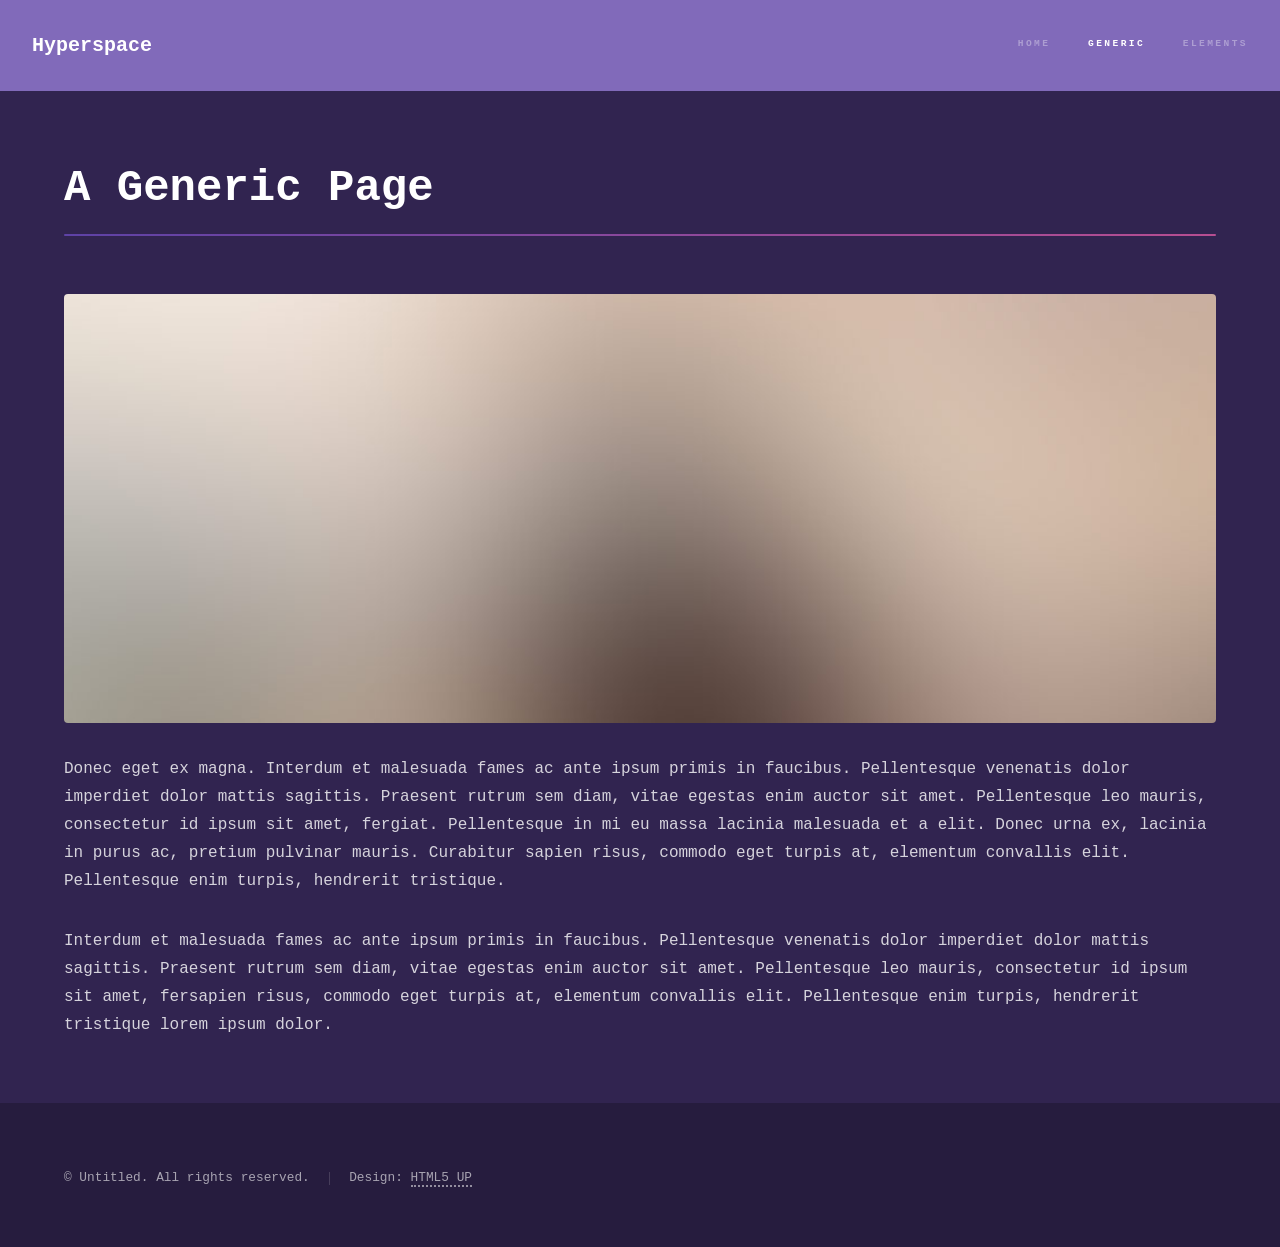
<file: generic.html>
<!DOCTYPE HTML>
<!--
	Hyperspace by HTML5 UP
	html5up.net | @ajlkn
	Free for personal and commercial use under the CCA 3.0 license (html5up.net/license)
-->
<html>
	<head>
		<title>Generic - Hyperspace by HTML5 UP</title>
		<meta charset="utf-8" />
		<meta name="viewport" content="width=device-width, initial-scale=1, user-scalable=no" />
		<link rel="stylesheet" href="assets/css/main.css" />
		<noscript><link rel="stylesheet" href="assets/css/noscript.css" /></noscript>
	</head>
	<body class="is-preload">

		<!-- Header -->
			<header id="header">
				<a href="index.html" class="title">Hyperspace</a>
				<nav>
					<ul>
						<li><a href="index.html">Home</a></li>
						<li><a href="generic.html" class="active">Generic</a></li>
						<li><a href="elements.html">Elements</a></li>
					</ul>
				</nav>
			</header>

		<!-- Wrapper -->
			<div id="wrapper">

				<!-- Main -->
					<section id="main" class="wrapper">
						<div class="inner">
							<h1 class="major">A Generic Page</h1>
							<span class="image fit"><img src="images/pic04.jpg" alt="" /></span>
							<p>Donec eget ex magna. Interdum et malesuada fames ac ante ipsum primis in faucibus. Pellentesque venenatis dolor imperdiet dolor mattis sagittis. Praesent rutrum sem diam, vitae egestas enim auctor sit amet. Pellentesque leo mauris, consectetur id ipsum sit amet, fergiat. Pellentesque in mi eu massa lacinia malesuada et a elit. Donec urna ex, lacinia in purus ac, pretium pulvinar mauris. Curabitur sapien risus, commodo eget turpis at, elementum convallis elit. Pellentesque enim turpis, hendrerit tristique.</p>
							<p>Interdum et malesuada fames ac ante ipsum primis in faucibus. Pellentesque venenatis dolor imperdiet dolor mattis sagittis. Praesent rutrum sem diam, vitae egestas enim auctor sit amet. Pellentesque leo mauris, consectetur id ipsum sit amet, fersapien risus, commodo eget turpis at, elementum convallis elit. Pellentesque enim turpis, hendrerit tristique lorem ipsum dolor.</p>
						</div>
					</section>

			</div>

		<!-- Footer -->
			<footer id="footer" class="wrapper alt">
				<div class="inner">
					<ul class="menu">
						<li>&copy; Untitled. All rights reserved.</li><li>Design: <a href="http://html5up.net">HTML5 UP</a></li>
					</ul>
				</div>
			</footer>

		<!-- Scripts -->
			<script src="assets/js/jquery.min.js"></script>
			<script src="assets/js/jquery.scrollex.min.js"></script>
			<script src="assets/js/jquery.scrolly.min.js"></script>
			<script src="assets/js/browser.min.js"></script>
			<script src="assets/js/breakpoints.min.js"></script>
			<script src="assets/js/util.js"></script>
			<script src="assets/js/main.js"></script>

	</body>
</html>
</file>
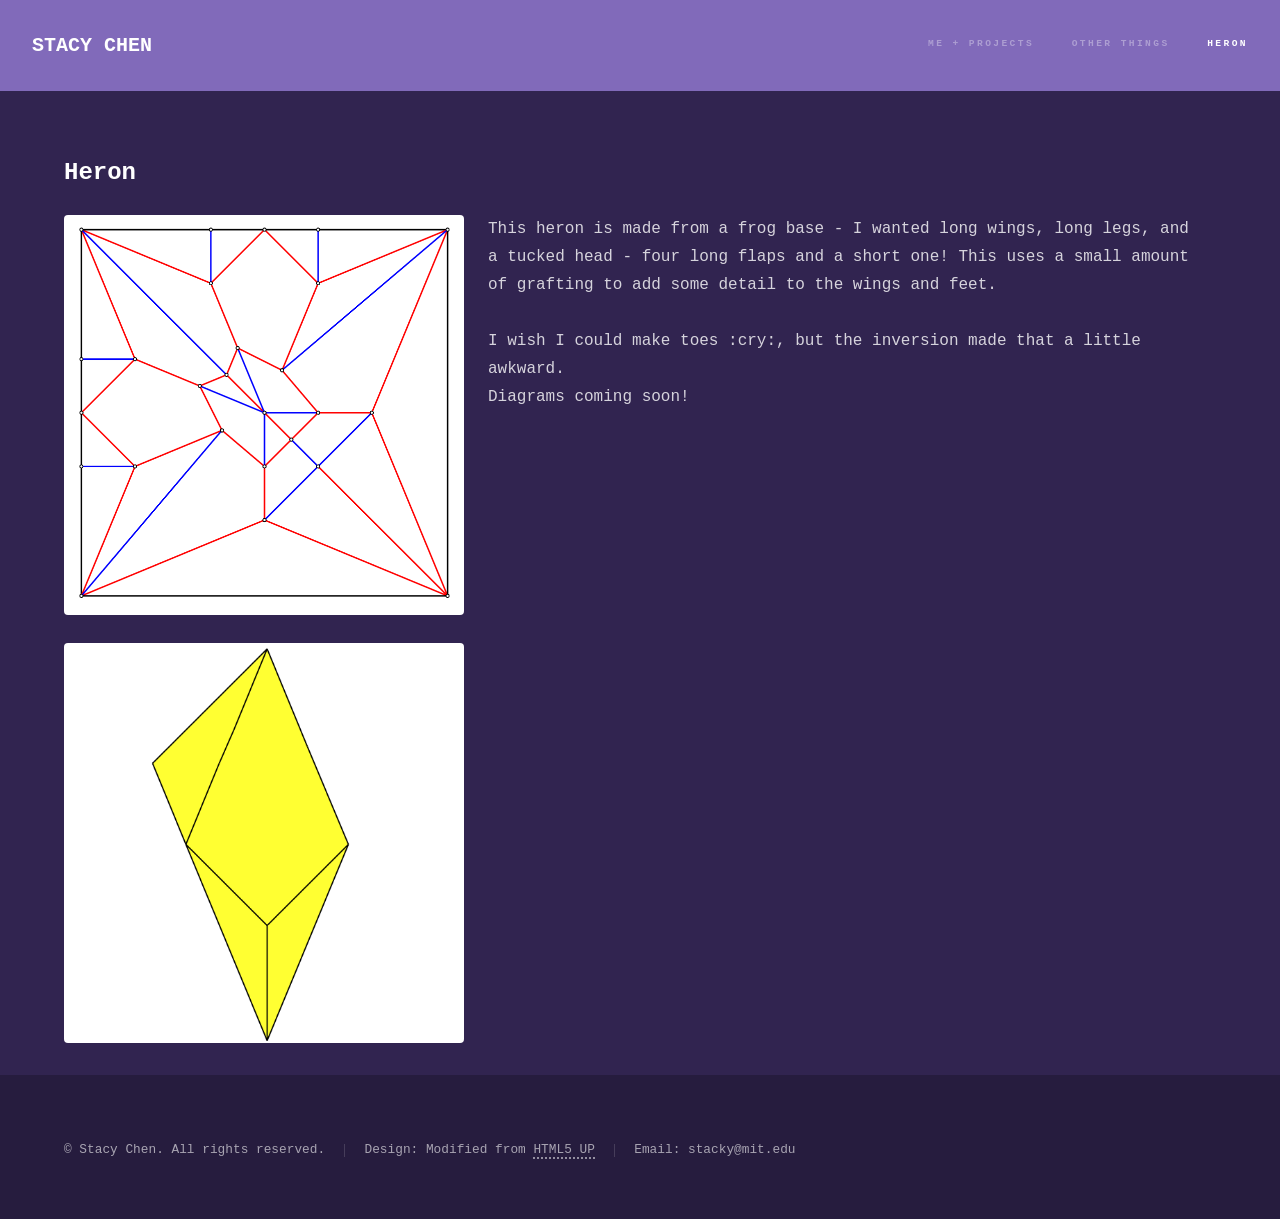
<file: heron.html>
<!DOCTYPE HTML>
<html>
	<head>
		<title>Stacy Chen - Heron</title>
		<meta charset="utf-8" />
		<meta name="viewport" content="width=device-width, initial-scale=1, user-scalable=no" />
		<link rel="stylesheet" href="assets/css/main.css" />
		<noscript><link rel="stylesheet" href="assets/css/noscript.css" /></noscript>
	</head>
	<body class="is-preload">

		<!-- Header -->
			<header id="header">
				<a href="index.html" class="title">STACY CHEN</a>
				<nav>
					<ul>
						<li><a href="index.html">Me + Projects</a></li>
						<li><a href="index.html#other_things">Other things</a></li>
						<li><a href="#"  class="active">Heron</a></li>
					</ul>
				</nav>
			</header>
			<div>
				<section id="main" class="wrapper">
					<div class="inner">
						<h2 class="major">Heron</h2>
						<div class="container">
							<img src="images/cormorant_base_cp.png" alt="cormorant crease pattern">
							<div class="text">
								<p>
									This heron is made from a frog base - I wanted long wings, long legs, and a tucked head - four long flaps and a short one! This uses a small amount of grafting to add some detail to the wings and feet.
									<br><br>
									I wish I could make toes :cry:, but the inversion made that a little awkward.
									<br>
									Diagrams coming soon!
								</p>
							</div>
						</div>
						<br>  	
						<div class="container">
							<img src="images/cormorant_base_folded.png" alt="cormorant folded base without sink">
						</div>
					</div>
				</section>

			</div>

		<!-- Footer -->
			<footer id="footer" class="wrapper alt">
				<div class="inner">
					<ul class="menu">
						<li>&copy; Stacy Chen. All rights reserved.</li><li>Design: Modified from <a href="http://html5up.net">HTML5 UP</a></li><li>Email: stacky@mit.edu</li>
					</ul>
				</div>
			</footer>

		<!-- Scripts -->
			<script src="assets/js/jquery.min.js"></script>
			<script src="assets/js/jquery.scrollex.min.js"></script>
			<script src="assets/js/jquery.scrolly.min.js"></script>
			<script src="assets/js/browser.min.js"></script>
			<script src="assets/js/breakpoints.min.js"></script>
			<script src="assets/js/util.js"></script>
			<script src="assets/js/main.js"></script>

	</body>
</html>
</file>
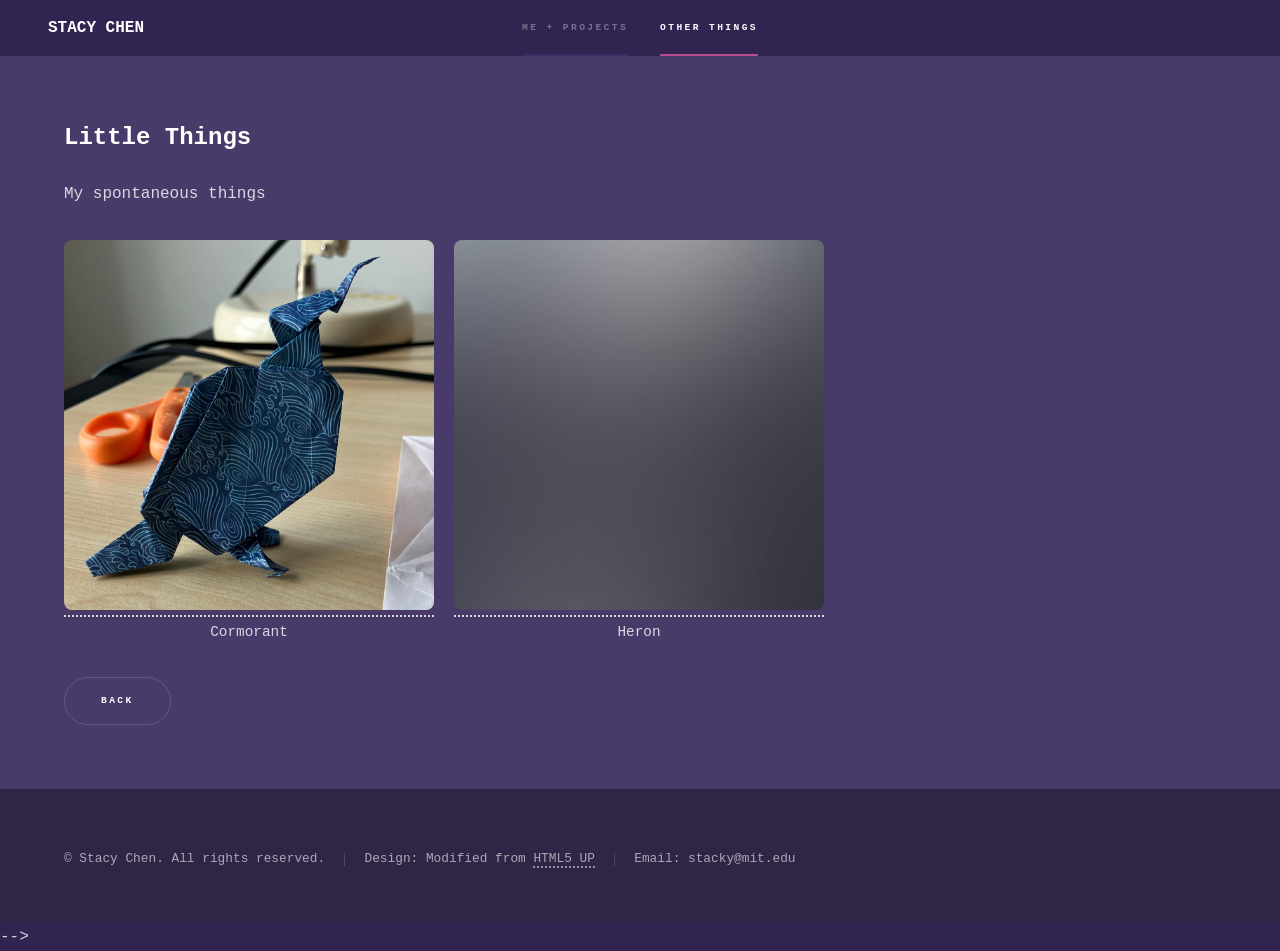
<file: hobbies.html>
<!-- <!DOCTYPE HTML>
	<!--
		Hyperspace by HTML5 UP
		html5up.net | @ajlkn
		Free for personal and commercial use under the CCA 3.0 license (html5up.net/license)
	-->
<html>
	<head>
		<title>Stacy Chen - Little Things</title>
		<meta charset="utf-8" />
		<meta name="viewport" content="width=device-width, initial-scale=1, user-scalable=no" />
		<link rel="stylesheet" href="assets/css/main.css" />
		<noscript><link rel="stylesheet" href="assets/css/noscript.css" /></noscript>
	</head>
	<body class="is-preload">

		<!-- Sidebar -->
			<section id="sidebar">
				<div class="inner">
					<div class="logo">
					<b>STACY CHEN</b>
					</div>
					<nav>
						<ul>
							<li><a href="index.html">Me + Projects</a></li>
							<li><a href="#other_things">Other Things</a></li>
						</ul>
					</nav>
				</div>
			</section>

		<!-- Wrapper -->
			<div id="wrapper">
					<section id="other_things" class="wrapper style1 fade-up">
						<div class="inner">
							<h2>Little Things</h2>
							<p>My spontaneous things</p>
							<div class="box alt">
							<div class="image-row">
								<figure class="image-item lighten-image">
									<a href="cormorant.html"><img src="images/cormorant_folded.jpg" alt="Description of first image"></a>
									<figcaption>Cormorant</figcaption>
								</figure>
								<figure class="image-item lighten-image">
									<a href="heron.html"><img src="images/pic02.jpg" alt="Description of first image"></a>
									<figcaption>Heron</figcaption>
								</figure>
							</div>
							</div>

							

							<!-- <div class="row gtr-uniform">
											<div class="col-4"><span class="image fit"><img src="images/pic01.jpg" alt="" /></span></div>
											<div class="col-4"><span class="image fit"><img src="images/pic02.jpg" alt="" /></span></div>
											<div class="col-4"><span class="image fit"><img src="images/pic03.jpg" alt="" /></span></div>
											<div class="col-4"><span class="image fit"><img src="images/pic03.jpg" alt="" /></span></div>
											<div class="col-4"><span class="image fit"><img src="images/pic01.jpg" alt="" /></span></div>
											<div class="col-4"><span class="image fit"><img src="images/pic02.jpg" alt="" /></span></div>
											<div class="col-4"><span class="image fit"><img src="images/pic02.jpg" alt="" /></span></div>
											<div class="col-4"><span class="image fit"><img src="images/pic03.jpg" alt="" /></span></div>
											<div class="col-4"><span class="image fit"><img src="images/pic01.jpg" alt="" /></span></div>
							</div> -->
							<ul class="actions">
								<li><a href="index.html" class="button">Back</a></li>
							</ul>
						</div>
					</section>

				<!-- <section>
									<span class="major"></span>
                                    <a href="#" class="image.fit"><img src="images/pic02.jpg" alt="" data-position="top center" /></a>
									<h3>Lorem ipsum amet</h3>
									<p>Phasellus convallis elit id ullam corper amet et pulvinar. Duis aliquam turpis mauris, sed ultricies erat dapibus.</p>
								</section>
								<section>
									<span class="icon solid major fa-lock"></span>
									<h3>Aliquam sed nullam</h3>
									<p>Phasellus convallis elit id ullam corper amet et pulvinar. Duis aliquam turpis mauris, sed ultricies erat dapibus.</p>
								</section>
								<section>
									<span class="icon solid major fa-cog"></span>
									<h3>Sed erat ullam corper</h3>
									<p>Phasellus convallis elit id ullam corper amet et pulvinar. Duis aliquam turpis mauris, sed ultricies erat dapibus.</p>
								</section>
								<section>
									<span class="icon solid major fa-desktop"></span>
									<h3>Veroeros quis lorem</h3>
									<p>Phasellus convallis elit id ullam corper amet et pulvinar. Duis aliquam turpis mauris, sed ultricies erat dapibus.</p>
								</section>
								<section>
									<span class="icon solid major fa-link"></span>
									<h3>Urna quis bibendum</h3>
									<p>Phasellus convallis elit id ullam corper amet et pulvinar. Duis aliquam turpis mauris, sed ultricies erat dapibus.</p>
								</section>
								<section>
									<span class="icon major fa-gem"></span>
									<h3>Aliquam urna dapibus</h3>
									<p>Phasellus convallis elit id ullam corper amet et pulvinar. Duis aliquam turpis mauris, sed ultricies erat dapibus.</p>
								</section> -->

		<!-- Footer -->
			<footer id="footer" class="wrapper style1-alt">
				<div class="inner">
					<ul class="menu">
						<li>&copy; Stacy Chen. All rights reserved.</li><li>Design: Modified from <a href="http://html5up.net">HTML5 UP</a></li><li>Email: stacky@mit.edu</li>
					</ul>
				</div>
			</footer>

		<!-- Scripts -->
			<script src="assets/js/jquery.min.js"></script>
			<script src="assets/js/jquery.scrollex.min.js"></script>
			<script src="assets/js/jquery.scrolly.min.js"></script>
			<script src="assets/js/browser.min.js"></script>
			<script src="assets/js/breakpoints.min.js"></script>
			<script src="assets/js/util.js"></script>
			<script src="assets/js/main.js"></script>

	</body>
</html> 
-->
</file>
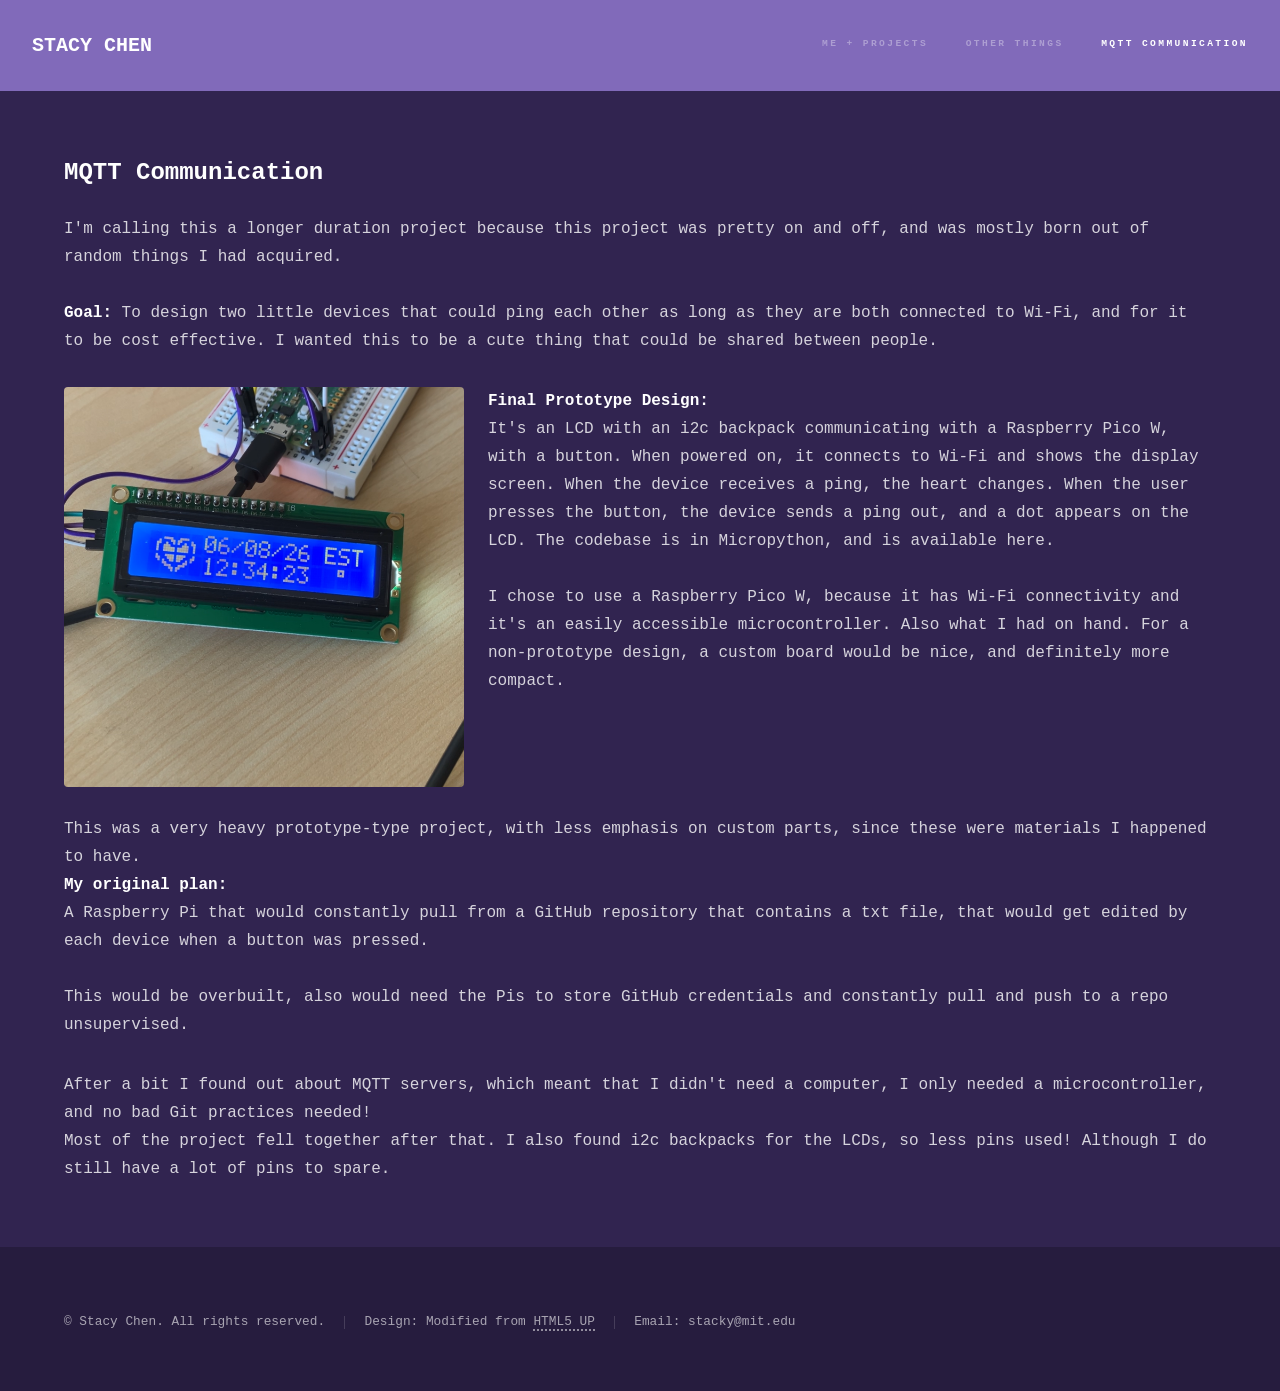
<file: lcd_msg.html>
<!DOCTYPE HTML>
<html>
	<head>
		<title>Stacy Chen - MQTT Communication</title>
		<meta charset="utf-8" />
		<meta name="viewport" content="width=device-width, initial-scale=1, user-scalable=no" />
		<link rel="stylesheet" href="assets/css/main.css" />
		<noscript><link rel="stylesheet" href="assets/css/noscript.css" /></noscript>
	</head>
	<body class="is-preload">

		<!-- Header -->
			<header id="header">
				<a href="index.html" class="title">STACY CHEN</a>
				<nav>
					<ul>
						<li><a href="index.html">Me + Projects</a></li>
						<li><a href="index.html#other_things">Other things</a></li>
						<li><a href="#"  class="active">MQTT Communication</a></li>
					</ul>
				</nav>
			</header>
			<div>
				<section id="main" class="wrapper">
					<div class="inner">
						<h2 class="major">MQTT Communication</h2>
						<p>
							I'm calling this a longer duration project because this project was pretty on and off, and was mostly born out of random things I had acquired.	
							<br><br>
							<strong>Goal:</strong> To design two little devices that could ping each other as long as they are both connected to Wi-Fi, and for it to be cost effective.
							I wanted this to be a cute thing that could be shared between people.
						</p>
						<div class="container">
							<img src="images/mqtt.png">
							<div class="text">
								<p>
									<strong>Final Prototype Design:</strong> <br>
									It's an LCD with an i2c backpack communicating with a Raspberry Pico W, with a button. When powered on, it connects to Wi-Fi and shows 
									the display screen. When the device receives a ping, the heart changes. When the user presses the button, the device sends a ping out, and a dot appears on the LCD.
									The codebase is in Micropython, and is available here.
									<br><br>
									I chose to use a Raspberry Pico W, because it has Wi-Fi connectivity and it's an easily accessible microcontroller. Also what I had on hand. For a non-prototype design,
									a custom board would be nice, and definitely more compact.
								</p>
							</div>
						</div>
						<br>
						<div>
							<p>
								This was a very heavy prototype-type project, with less emphasis on custom parts, since these were materials I happened to have. 
								<br>
								<strong>My original plan:</strong>
								<br>
								A Raspberry Pi that would constantly pull from a GitHub repository that contains a txt file, that would get edited by each device
								when a button was pressed.
								<br><br>
								This would be overbuilt, also would need the Pis to store GitHub credentials and constantly pull and push to a repo unsupervised.
							</p>
							<p>
								After a bit I found out about MQTT servers, which meant that I didn't need a computer, I only needed a microcontroller, and no bad Git practices needed!
								<br>
								Most of the project fell together after that. I also found i2c backpacks for the LCDs, so less pins used! Although I do still have a lot of pins to spare.
							</p>
						</div>  	
					</div>
				</section>

			</div>

		<!-- Footer -->
			<footer id="footer" class="wrapper alt">
				<div class="inner">
					<ul class="menu">
						<li>&copy; Stacy Chen. All rights reserved.</li><li>Design: Modified from <a href="http://html5up.net">HTML5 UP</a></li><li>Email: stacky@mit.edu</li>
					</ul>
				</div>
			</footer>

		<!-- Scripts -->
			<script src="assets/js/jquery.min.js"></script>
			<script src="assets/js/jquery.scrollex.min.js"></script>
			<script src="assets/js/jquery.scrolly.min.js"></script>
			<script src="assets/js/browser.min.js"></script>
			<script src="assets/js/breakpoints.min.js"></script>
			<script src="assets/js/util.js"></script>
			<script src="assets/js/main.js"></script>

	</body>
</html>
</file>
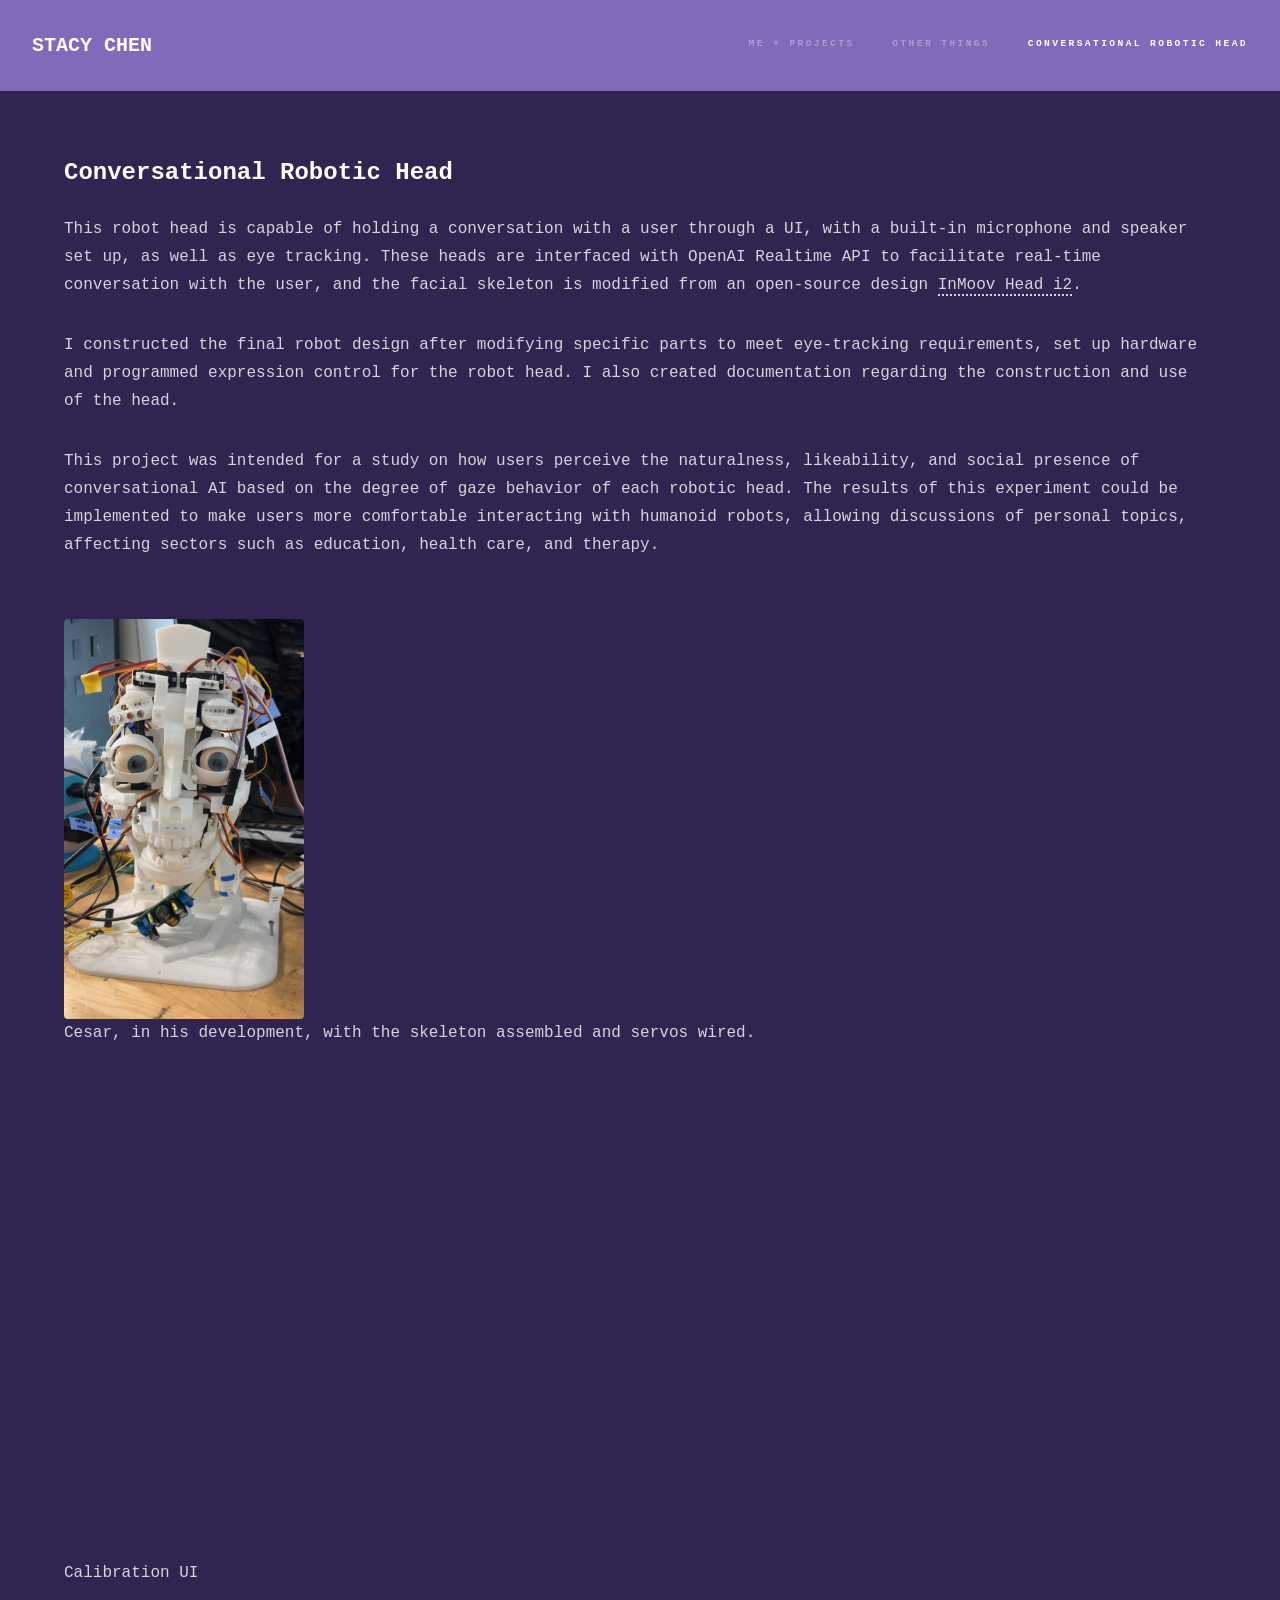
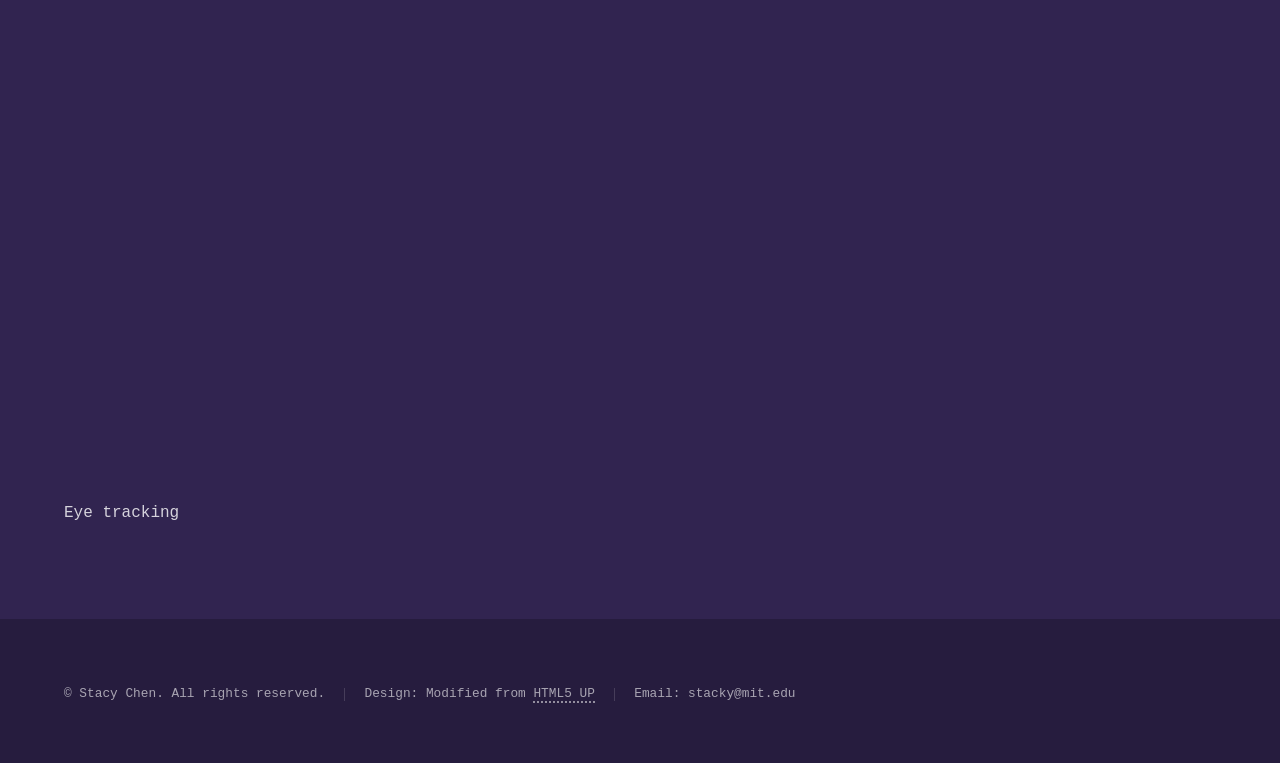
<file: robotic_head.html>
<!DOCTYPE HTML>
<html>
	<head>
		<title>Stacy Chen - Cormorant</title>
		<meta charset="utf-8" />
		<meta name="viewport" content="width=device-width, initial-scale=1, user-scalable=no" />
		<link rel="stylesheet" href="assets/css/main.css" />
		<noscript><link rel="stylesheet" href="assets/css/noscript.css" /></noscript>
	</head>
	<body class="is-preload">

		<!-- Header -->
			<header id="header">
				<a href="index.html" class="title">STACY CHEN</a>
				<nav>
					<ul>
						<li><a href="index.html">Me + Projects</a></li>
						<li><a href="index.html#other_things">Other things</a></li>
						<li><a href="#"  class="active">Conversational Robotic Head</a></li>
					</ul>
				</nav>
			</header>
			<div>
				<section id="main" class="wrapper">
					<div class="inner">
						<h2 class="major">Conversational Robotic Head</h2>
						<p>
                            This robot head is capable of holding a conversation with a user through a UI, with a built-in microphone and speaker set up, as well as eye tracking. 
                            These heads are interfaced with OpenAI Realtime API to facilitate real-time conversation with the user, and the facial skeleton is modified from an open-source design 
                            <a href="https://inmoov.fr/headi2/">InMoov Head i2</a>. 
						</p>
                        <p>
                            I constructed the final robot design after modifying specific parts to meet eye-tracking requirements, set up hardware and programmed expression control for the robot head. I also created documentation regarding the construction and use of the head.
                        </p>
						<p>
                            This project was intended for a study on how users perceive the naturalness, likeability, and social presence of conversational AI based on the degree of gaze behavior of each robotic head. The results of this experiment could be implemented to make users more comfortable interacting with humanoid robots, allowing discussions of personal topics, affecting sectors such as education, health care, and therapy.
                        </p>
						<br>
                        <div class="container" style="--img-width: 15em; --img-height: 25em">
							<img src="images/robot_head_cesar.PNG">
					    </div>
                        <p>
                            Cesar, in his development, with the skeleton assembled and servos wired.
                        </p>  

                        <div class="container" style="--img-width: 15em; --img-height: 25em">
                        <iframe src="https://drive.google.com/file/d/17UOBjNAzbqRXI621bMldsb7hTZSiE8hd/preview" width="640" height="480" allow="autoplay"></iframe>
                        </div>
                        <p>
                            Calibration UI
                        </p>
                        <div class="container" style="--img-width: 15em; --img-height: 25em">
                        <iframe src="https://drive.google.com/file/d/1PMtc079eXn8gHcQrroDQaJXtFJMJCKnz/preview" width="640" height="480" allow="autoplay"></iframe>
                        </div>
                        <p>
                            Eye tracking
                        </p>
					</div>
                    
				</section>
			</div>
			<br>
		<!-- Footer -->
			<footer id="footer" class="wrapper alt">
				<div class="inner">
					<ul class="menu">
						<li>&copy; Stacy Chen. All rights reserved.</li><li>Design: Modified from <a href="http://html5up.net">HTML5 UP</a></li><li>Email: stacky@mit.edu</li>
					</ul>
				</div>
			</footer>

		<!-- Scripts -->
			<script src="assets/js/jquery.min.js"></script>
			<script src="assets/js/jquery.scrollex.min.js"></script>
			<script src="assets/js/jquery.scrolly.min.js"></script>
			<script src="assets/js/browser.min.js"></script>
			<script src="assets/js/breakpoints.min.js"></script>
			<script src="assets/js/util.js"></script>
			<script src="assets/js/main.js"></script>

	</body>
</html>
</file>
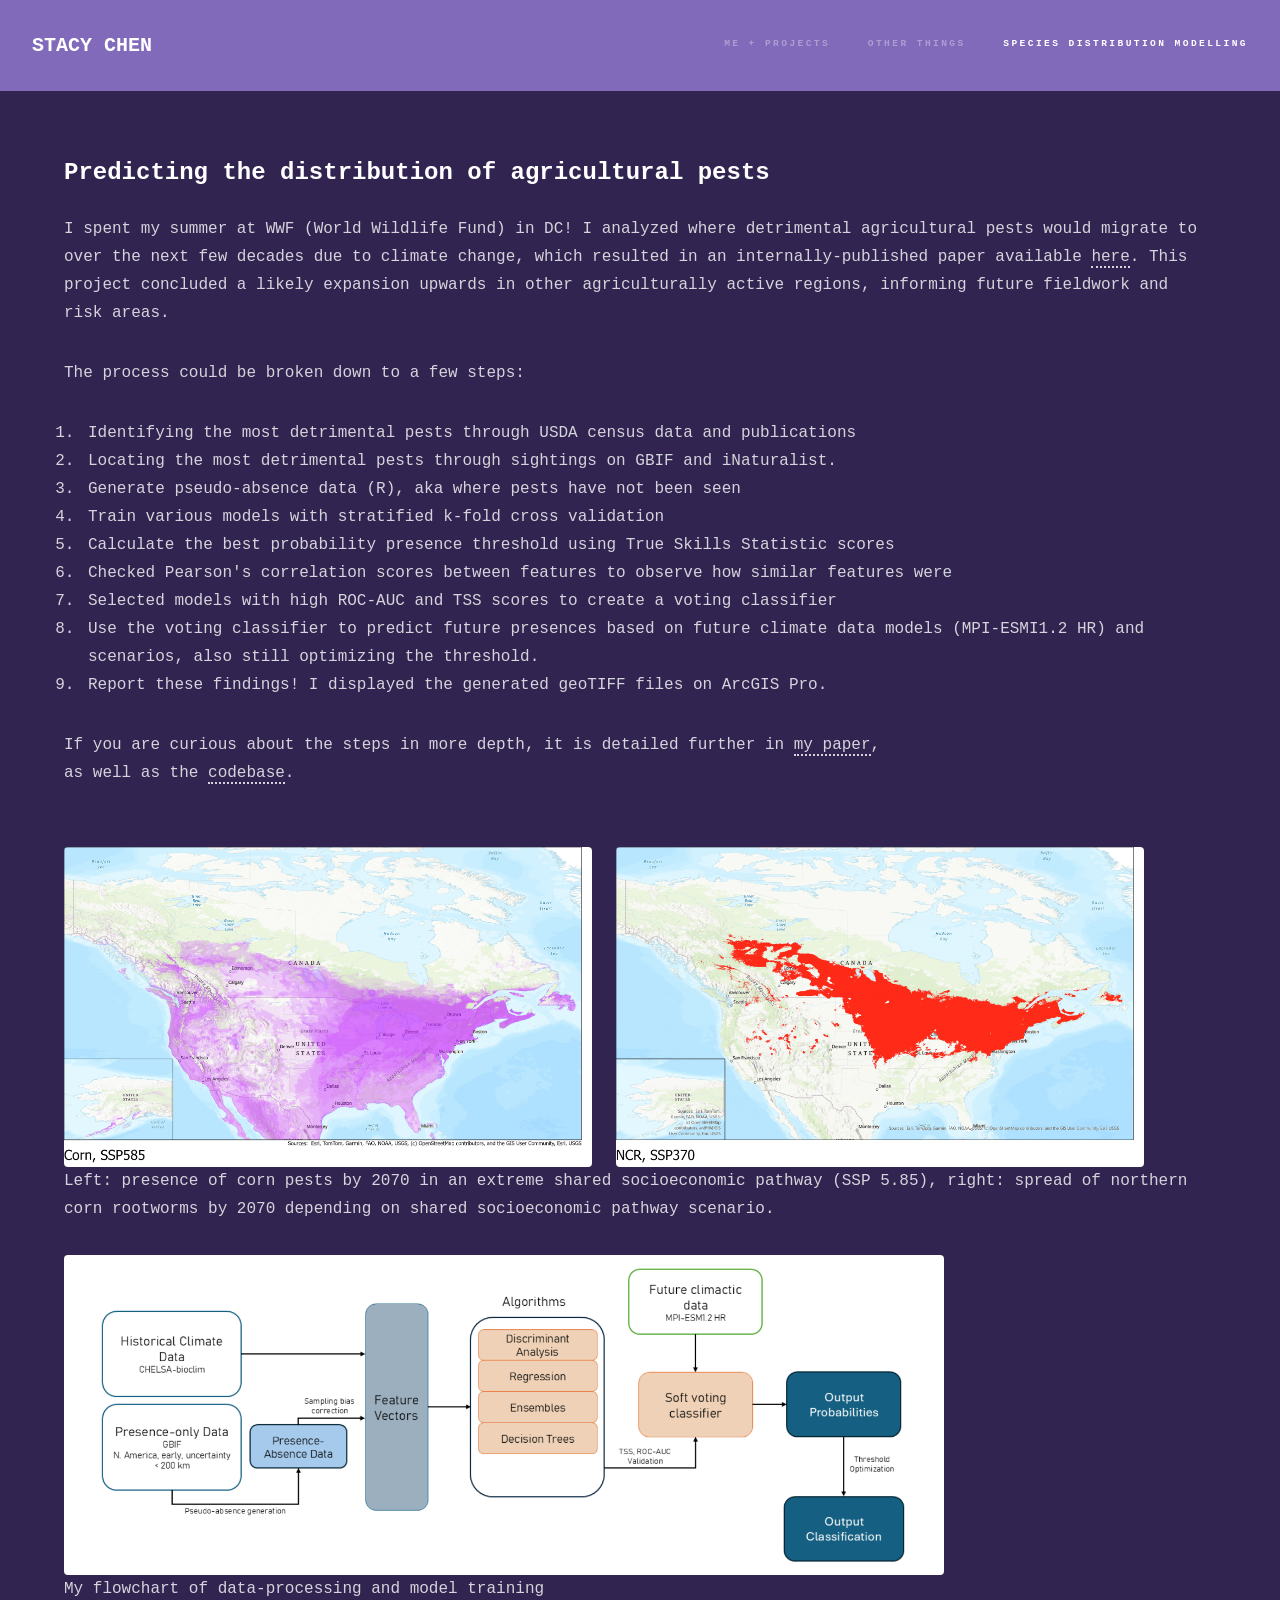
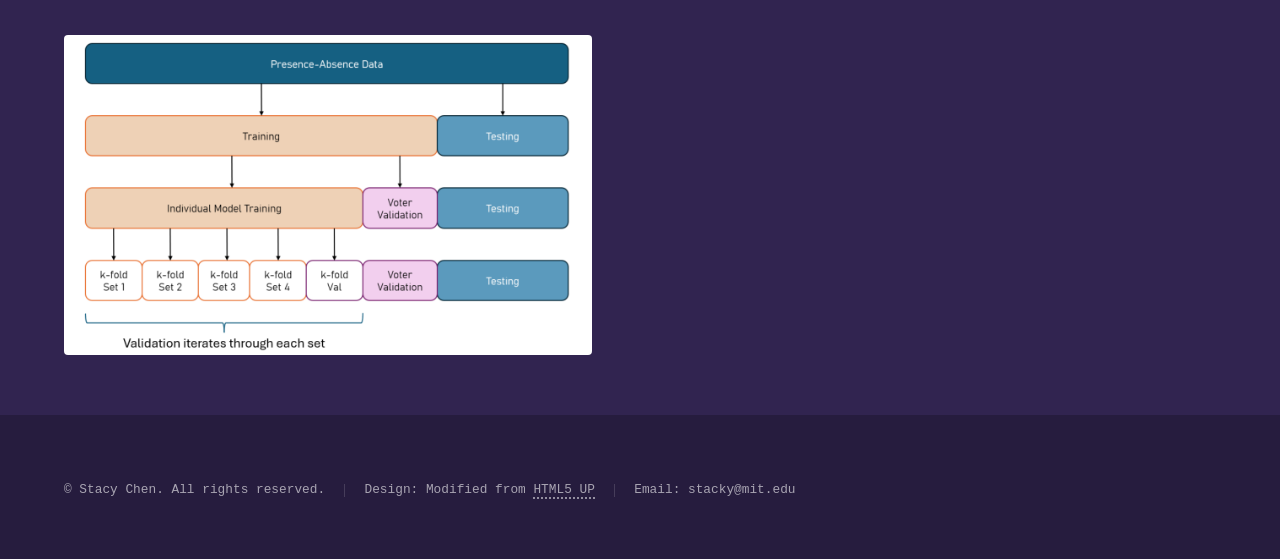
<file: species_distribution.html>
<!DOCTYPE HTML>
<html>
	<head>
		<title>Stacy Chen - Cormorant</title>
		<meta charset="utf-8" />
		<meta name="viewport" content="width=device-width, initial-scale=1, user-scalable=no" />
		<link rel="stylesheet" href="assets/css/main.css" />
		<noscript><link rel="stylesheet" href="assets/css/noscript.css" /></noscript>
	</head>
	<body class="is-preload">

		<!-- Header -->
			<header id="header">
				<a href="index.html" class="title">STACY CHEN</a>
				<nav>
					<ul>
						<li><a href="index.html">Me + Projects</a></li>
						<li><a href="index.html#other_things">Other things</a></li>
						<li><a href="#"  class="active">Species Distribution Modelling</a></li>
					</ul>
				</nav>
			</header>
			<div>
				<section id="main" class="wrapper">
					<div class="inner">
						<h2 class="major">Predicting the distribution of agricultural pests</h2>
						<p>
							I spent my summer at WWF (World Wildlife Fund) in DC! 
							I analyzed where detrimental agricultural pests would migrate to over the next few decades due to climate change, which resulted in an internally-published paper available <a href="https://drive.google.com/file/d/1tXbt232g7nRO4PnPgh-Tn-UsdOWCAPZE/view?usp=sharing">here</a>.
							This project concluded a likely expansion upwards in other agriculturally active regions, informing future fieldwork and risk areas.
						</p>
                        <p>
                            The process could be broken down to a few steps:
                            <ol>
                                <li>Identifying the most detrimental pests through USDA census data and publications</li>
                                <li>Locating the most detrimental pests through sightings on GBIF and iNaturalist.</li>
                                <li>Generate pseudo-absence data (R), aka where pests have not been seen</li>
                                <li>Train various models with stratified k-fold cross validation</li>
                                <li>Calculate the best probability presence threshold using True Skills Statistic scores</li>
                                <li>Checked Pearson's correlation scores between features to observe how similar features were</li>
                                <li>Selected models with high ROC-AUC and TSS scores to create a voting classifier</li>
                                <li>Use the voting classifier to predict future presences based on future climate data models (MPI-ESMI1.2 HR) and scenarios,
                                     also still optimizing the threshold.</li>
                                <li>Report these findings! I displayed the generated geoTIFF files on ArcGIS Pro.</li>
                            </ol>
                        </p>
						<p>
                            If you are curious about the steps in more depth, it is detailed further in <a href="https://drive.google.com/file/d/1tXbt232g7nRO4PnPgh-Tn-UsdOWCAPZE/view?usp=sharing">my paper</a>,

                            <br>
                            as well as the <a href= "https://github.com/stacyc2449/wwf-sdm/tree/main">codebase</a>.
                        </p>
						<br>
                        <div class="container" style="--img-width: 33em; --img-height: 20em">
							<img src="images/purple corn 585.jpg">
                            <img src="images/ezgif.com-optimize.gif">
					    </div>
                        <p>
                            Left: presence of corn pests by 2070 in an extreme shared socioeconomic pathway (SSP 5.85),
                            right: spread of northern corn rootworms by 2070 depending on shared socioeconomic pathway scenario.
                        </p>
                        <div class="container" style="--img-width: 55em; --img-height: 20em">
							<img src="images/sdm_modelling.png">
					    </div>
						<p>
							My flowchart of data-processing and model training
						</p>
                        <div class="container" style="--img-width: 33em; --img-height: 20em">
                            <img src="images/sdm_validation_set.png">
					    </div>
                        
					</div>
                    
				</section>
			</div>
			<br>
		<!-- Footer -->
			<footer id="footer" class="wrapper alt">
				<div class="inner">
					<ul class="menu">
						<li>&copy; Stacy Chen. All rights reserved.</li><li>Design: Modified from <a href="http://html5up.net">HTML5 UP</a></li><li>Email: stacky@mit.edu</li>
					</ul>
				</div>
			</footer>

		<!-- Scripts -->
			<script src="assets/js/jquery.min.js"></script>
			<script src="assets/js/jquery.scrollex.min.js"></script>
			<script src="assets/js/jquery.scrolly.min.js"></script>
			<script src="assets/js/browser.min.js"></script>
			<script src="assets/js/breakpoints.min.js"></script>
			<script src="assets/js/util.js"></script>
			<script src="assets/js/main.js"></script>

	</body>
</html>
</file>
<file: assets/css/noscript.css>
/*
	Hyperspace by HTML5 UP
	html5up.net | @ajlkn
	Free for personal and commercial use under the CCA 3.0 license (html5up.net/license)
*/

/* Spotlights */

	.spotlights > section > .image:before {
		opacity: 0 !important;
	}

	.spotlights > section > .content > .inner {
		-moz-transform: none !important;
		-webkit-transform: none !important;
		-ms-transform: none !important;
		transform: none !important;
		opacity: 1 !important;
	}

/* Wrapper */

	.wrapper > .inner {
		opacity: 1 !important;
		-moz-transform: none !important;
		-webkit-transform: none !important;
		-ms-transform: none !important;
		transform: none !important;
	}

/* Sidebar */

	#sidebar > .inner {
		opacity: 1 !important;
	}

	#sidebar nav > ul > li {
		-moz-transform: none !important;
		-webkit-transform: none !important;
		-ms-transform: none !important;
		transform: none !important;
		opacity: 1 !important;
	}
</file>
<file: assets/css/main.css>
@import url(fontawesome-all.min.css);

/*
	Hyperspace by HTML5 UP
	html5up.net | @ajlkn
	Free for personal and commercial use under the CCA 3.0 license (html5up.net/license)
*/

html, body, div, span, applet, object,
iframe, h1, h2, h3, h4, h5, h6, p, blockquote,
pre, a, abbr, acronym, address, big, cite,
code, del, dfn, em, img, ins, kbd, q, s, samp,
small, strike, strong, sub, sup, tt, var, b,
u, i, center, dl, dt, dd, ol, ul, li, fieldset,
form, label, legend, table, caption, tbody,
tfoot, thead, tr, th, td, article, aside,
canvas, details, embed, figure, figcaption,
footer, header, hgroup, menu, nav, output, ruby,
section, summary, time, mark, audio, video {
	margin: 0;
	padding: 0;
	border: 0;
	font-size: 100%;
	font-family: "Consolas", monaco, monospace;
	vertical-align: baseline;}

	
article, aside, details, figcaption, figure,
footer, header, hgroup, menu, nav, section {
	display: block;}

body {
	line-height: 1;
}

ol, ul {
	list-style: none;
}

blockquote, q {
	quotes: none;
}

	blockquote:before, blockquote:after, q:before, q:after {
		content: '';
		content: none;
	}

table {
	border-collapse: collapse;
	border-spacing: 0;
}

body {
	-webkit-text-size-adjust: none;
}

mark {
	background-color: transparent;
	color: inherit;
}

input::-moz-focus-inner {
	border: 0;
	padding: 0;
}

input, select, textarea {
	-moz-appearance: none;
	-webkit-appearance: none;
	-ms-appearance: none;
	appearance: none;
}

/* Basic */

	@-ms-viewport {
		width: device-width;
	}

	body {
		-ms-overflow-style: scrollbar;
	}

	@media screen and (max-width: 480px) {

		html, body {
			min-width: 320px;
		}

	}

	html {
		box-sizing: border-box;
	}

	*, *:before, *:after {
		box-sizing: inherit;
	}

	body {
		background: #312450;
	}

		body.is-preload *, body.is-preload *:before, body.is-preload *:after {
			-moz-animation: none !important;
			-webkit-animation: none !important;
			-ms-animation: none !important;
			animation: none !important;
			-moz-transition: none !important;
			-webkit-transition: none !important;
			-ms-transition: none !important;
			transition: none !important;
		}

/* Type */

	body, input, select, textarea {
		color: rgba(255, 255, 255, 0.8);
		font-family: Arial, Helvetica, sans-serif;
		font-size: 16.5pt;
		font-weight: normal;
		line-height: 1.75;
	}

		@media screen and (max-width: 1680px) {

			body, input, select, textarea {
				font-size: 13pt;
			}

		}

		@media screen and (max-width: 1280px) {

			body, input, select, textarea {
				font-size: 12pt;
			}

		}

		@media screen and (max-width: 360px) {

			body, input, select, textarea {
				font-size: 11pt;
			}

		}

	a {
		-moz-transition: color 0.2s ease, border-bottom-color 0.2s ease;
		-webkit-transition: color 0.2s ease, border-bottom-color 0.2s ease;
		-ms-transition: color 0.2s ease, border-bottom-color 0.2s ease;
		transition: color 0.2s ease, border-bottom-color 0.2s ease;
		border-bottom: dotted 2px rgba(255, 255, 255, 0.8);
		color: inherit;
		text-decoration: none;
	}

		a:hover {
			border-bottom-color: transparent;
			color: #ffffff;
		}

	strong, b {
		color: #ffffff;
		font-weight: bold;
	}

	em, i {
		font-style: italic;
	}

	p {
		margin: 0 0 2em 0;
	}

	h1, h2, h3, h4, h5, h6 {
		color: #ffffff;
		font-weight: bold;
		line-height: 1.5;
		margin: 0 0 1em 0;
		
	}

		h1 a, h2 a, h3 a, h4 a, h5 a, h6 a {
			color: inherit;
			text-decoration: none;
		}

	h1 {
		font-size: 2.75em;
		margin-top: -3em;
	}

		h1.major {
			margin: 0 0 1.3em 0;
			position: relative;
			padding-bottom: 0.35em;
		}

			h1.major:after {
				background-image: -moz-linear-gradient(to right, #5e42a6, #b74e91);
				background-image: -webkit-linear-gradient(to right, #5e42a6, #b74e91);
				background-image: -ms-linear-gradient(to right, #5e42a6, #b74e91);
				background-image: linear-gradient(to right, #5e42a6, #b74e91);
				-moz-transition: max-width 0.2s ease;
				-webkit-transition: max-width 0.2s ease;
				-ms-transition: max-width 0.2s ease;
				transition: max-width 0.2s ease;
				border-radius: 0.2em;
				bottom: 0;
				content: '';
				height: 0.05em;
				position: absolute;
				right: 0;
				width: 100%;
			}

	h2 {
		font-size: 1.5em;
	}

	h3 {
		font-size: 1.1em;
	}

	h4 {
		font-size: 1em;
	}

	h5 {
		font-size: 0.8em;
	}

	h6 {
		font-size: 0.6em;
	}

	@media screen and (max-width: 736px) {

		h1 {
			font-size: 2em;
		}

		h2 {
			font-size: 1.25em;
		}

		h3 {
			font-size: 1em;
		}

		h4 {
			font-size: 0.8em;
		}

		h5 {
			font-size: 0.6em;
		}

		h6 {
			font-size: 0.6em;
		}

	}

	sub {
		font-size: 0.8em;
		position: relative;
		top: 0.5em;
	}

	sup {
		font-size: 0.8em;
		position: relative;
		top: -0.5em;
	}

	blockquote {
		border-left: solid 4px rgba(255, 255, 255, 0.15);
		font-style: italic;
		margin: 0 0 2em 0;
		padding: 0.5em 0 0.5em 2em;
	}

	code {
		background: rgba(255, 255, 255, 0.05);
		border-radius: 0.25em;
		border: solid 1px rgba(255, 255, 255, 0.15);
		font-family: "Courier New", monospace;
		font-size: 0.9em;
		margin: 0 0.25em;
		padding: 0.25em 0.65em;
	}

	pre {
		-webkit-overflow-scrolling: touch;
		font-family: "Courier New", monospace;
		font-size: 0.9em;
		margin: 0 0 2em 0;
	}

		pre code {
			display: block;
			line-height: 1.75em;
			padding: 1em 1.5em;
			overflow-x: auto;
		}

	hr {
		border: 0;
		border-bottom: solid 1px rgba(255, 255, 255, 0.15);
		margin: 2em 0;
	}

		hr.major {
			margin: 3em 0;
		}

	.align-left {
		text-align: left;
	}

	.align-center {
		text-align: center;
	}

	.align-right {
		text-align: right;
	}

.image-row {
  display: flex;
  flex-direction: row;
  justify-content: flex-start; /* Aligns left if there are fewer than 3 items */
  gap: 20px;
  flex-wrap: wrap; /* Allows 4th+ images to wrap to a new row */
}

.image-item {
  /* Calculates width for exactly 3 columns minus the gaps */
  flex: 0 1 calc(33.333% - 14px); 
  margin: 0;
  text-align: center;
  box-sizing: border-box;
}

.image-item img {
  width: 100%;
  aspect-ratio: 1 / 1;
  object-fit: cover;
  border-radius: 8px;
}

.image-item figcaption {
  margin-top: 10px;
  font-size: 0.9rem;
  color: rgba(255, 255, 255, 0.8);
}

.image-item.lighten-image {
  			/* Smooth transition animation */
			transition: filter 0.3s ease; 
		}

			.image-item.lighten-image:hover {
				/* 100% is normal. Values above 100% make it lighter */
				filter: brightness(130%); 
			}

/* Tablet view: 2 images per row */
@media (max-width: 900px) {
  .image-item {
    flex: 0 1 calc(50% - 10px);
  }
}

/* Mobile view: Stacks 1 image per row */
@media (max-width: 600px) {
  .image-item {
    flex: 0 1 100%;
  }
}

/* Box */

	.box {
		border-radius: 0.25em;
		border: solid 1px rgba(255, 255, 255, 0.15);
		margin-bottom: 2em;
		padding: 1.5em;
	}

		.box > :last-child,
		.box > :last-child > :last-child,
		.box > :last-child > :last-child > :last-child {
			margin-bottom: 0;
		}

		.box.alt {
			border: 0;
			border-radius: 0;
			padding: 0;
		}

/* Button */

	input[type="submit"],
	input[type="reset"],
	input[type="button"],
	button,
	.button {
		-moz-appearance: none;
		-webkit-appearance: none;
		-ms-appearance: none;
		appearance: none;
		-moz-transition: border-color 0.2s ease;
		-webkit-transition: border-color 0.2s ease;
		-ms-transition: border-color 0.2s ease;
		transition: border-color 0.2s ease;
		background-color: transparent;
		border: solid 1px !important;
		border-color: rgba(255, 255, 255, 0.15) !important;
		border-radius: 3em;
		color: #ffffff !important;
		cursor: pointer;
		display: inline-block;
		font-size: 0.6em;
		font-weight: bold;
		height: calc(4.75em + 2px);
		letter-spacing: 0.25em;
		line-height: 4.75em;
		outline: 0;
		padding: 0 3.75em;
		position: relative;
		text-align: center;
		text-decoration: none;
		text-transform: uppercase;
		white-space: nowrap;
	}

		input[type="submit"]:after,
		input[type="reset"]:after,
		input[type="button"]:after,
		button:after,
		.button:after {
			-moz-transform: scale(0.25);
			-webkit-transform: scale(0.25);
			-ms-transform: scale(0.25);
			transform: scale(0.25);
			pointer-events: none;
			-moz-transition: opacity 0.2s ease, -moz-transform 0.2s ease;
			-webkit-transition: opacity 0.2s ease, -webkit-transform 0.2s ease;
			-ms-transition: opacity 0.2s ease, -ms-transform 0.2s ease;
			transition: opacity 0.2s ease, transform 0.2s ease;
			background: #ffffff;
			border-radius: 3em;
			content: '';
			height: 100%;
			left: 0;
			opacity: 0;
			position: absolute;
			top: 0;
			width: 100%;
		}

		input[type="submit"].icon:before,
		input[type="reset"].icon:before,
		input[type="button"].icon:before,
		button.icon:before,
		.button.icon:before {
			margin-right: 0.75em;
		}

		input[type="submit"].fit,
		input[type="reset"].fit,
		input[type="button"].fit,
		button.fit,
		.button.fit {
			width: 100%;
		}

		input[type="submit"].small,
		input[type="reset"].small,
		input[type="button"].small,
		button.small,
		.button.small {
			font-size: 0.4em;
		}

		input[type="submit"].large,
		input[type="reset"].large,
		input[type="button"].large,
		button.large,
		.button.large {
			font-size: 0.8em;
		}

		input[type="submit"].primary,
		input[type="reset"].primary,
		input[type="button"].primary,
		button.primary,
		.button.primary {
			background-color: #ffffff;
			color: #312450 !important;
		}

			input[type="submit"].primary:after,
			input[type="reset"].primary:after,
			input[type="button"].primary:after,
			button.primary:after,
			.button.primary:after {
				display: none;
			}

		input[type="submit"].disabled, input[type="submit"]:disabled,
		input[type="reset"].disabled,
		input[type="reset"]:disabled,
		input[type="button"].disabled,
		input[type="button"]:disabled,
		button.disabled,
		button:disabled,
		.button.disabled,
		.button:disabled {
			cursor: default;
			opacity: 0.5;
			pointer-events: none;
		}

		input[type="submit"]:hover,
		input[type="reset"]:hover,
		input[type="button"]:hover,
		button:hover,
		.button:hover {
			border-color: rgba(255, 255, 255, 0.55) !important;
		}

			input[type="submit"]:hover:after,
			input[type="reset"]:hover:after,
			input[type="button"]:hover:after,
			button:hover:after,
			.button:hover:after {
				opacity: 0.05;
				-moz-transform: scale(1);
				-webkit-transform: scale(1);
				-ms-transform: scale(1);
				transform: scale(1);
			}

			input[type="submit"]:hover:active,
			input[type="reset"]:hover:active,
			input[type="button"]:hover:active,
			button:hover:active,
			.button:hover:active {
				border-color: #ffffff !important;
			}

				input[type="submit"]:hover:active:after,
				input[type="reset"]:hover:active:after,
				input[type="button"]:hover:active:after,
				button:hover:active:after,
				.button:hover:active:after {
					opacity: 0.1;
				}

/* Features */

	.features {
		display: -moz-flex;
		display: -webkit-flex;
		display: -ms-flex;
		display: flex;
		-moz-flex-wrap: wrap;
		-webkit-flex-wrap: wrap;
		-ms-flex-wrap: wrap;
		flex-wrap: wrap;
		border-radius: 0.25em;
		border: solid 1px rgba(255, 255, 255, 0.15);
		background: rgba(255, 255, 255, 0.05);
		margin: 0 0 2em 0;
	}

		.features section {
			padding: 3.5em 3em 1em 7em ;
			width: 50%;
			border-top: solid 1px rgba(255, 255, 255, 0.15);
			position: relative;
		}

			.features section:nth-child(-n + 2) {
				border-top-width: 0;
			}

			.features section:nth-child(2n) {
				border-left: solid 1px rgba(255, 255, 255, 0.15);
			}

			.features section .icon {
				-moz-transition: opacity 0.5s ease, -moz-transform 0.5s ease;
				-webkit-transition: opacity 0.5s ease, -webkit-transform 0.5s ease;
				-ms-transition: opacity 0.5s ease, -ms-transform 0.5s ease;
				transition: opacity 0.5s ease, transform 0.5s ease;
				-moz-transition-delay: 1s;
				-webkit-transition-delay: 1s;
				-ms-transition-delay: 1s;
				transition-delay: 1s;
				-moz-transform: scale(1);
				-webkit-transform: scale(1);
				-ms-transform: scale(1);
				transform: scale(1);
				position: absolute;
				left: 3em;
				top: 3em;
				opacity: 1;
			}

			.features section:nth-child(1) .icon {
				-moz-transition-delay: 0.15s;
				-webkit-transition-delay: 0.15s;
				-ms-transition-delay: 0.15s;
				transition-delay: 0.15s;
			}

			.features section:nth-child(2) .icon {
				-moz-transition-delay: 0.3s;
				-webkit-transition-delay: 0.3s;
				-ms-transition-delay: 0.3s;
				transition-delay: 0.3s;
			}

			.features section:nth-child(3) .icon {
				-moz-transition-delay: 0.45s;
				-webkit-transition-delay: 0.45s;
				-ms-transition-delay: 0.45s;
				transition-delay: 0.45s;
			}

			.features section:nth-child(4) .icon {
				-moz-transition-delay: 0.6s;
				-webkit-transition-delay: 0.6s;
				-ms-transition-delay: 0.6s;
				transition-delay: 0.6s;
			}

			.features section:nth-child(5) .icon {
				-moz-transition-delay: 0.75s;
				-webkit-transition-delay: 0.75s;
				-ms-transition-delay: 0.75s;
				transition-delay: 0.75s;
			}

			.features section:nth-child(6) .icon {
				-moz-transition-delay: 0.9s;
				-webkit-transition-delay: 0.9s;
				-ms-transition-delay: 0.9s;
				transition-delay: 0.9s;
			}

			.features section:nth-child(7) .icon {
				-moz-transition-delay: 1.05s;
				-webkit-transition-delay: 1.05s;
				-ms-transition-delay: 1.05s;
				transition-delay: 1.05s;
			}

			.features section:nth-child(8) .icon {
				-moz-transition-delay: 1.2s;
				-webkit-transition-delay: 1.2s;
				-ms-transition-delay: 1.2s;
				transition-delay: 1.2s;
			}

			.features section:nth-child(9) .icon {
				-moz-transition-delay: 1.35s;
				-webkit-transition-delay: 1.35s;
				-ms-transition-delay: 1.35s;
				transition-delay: 1.35s;
			}

			.features section:nth-child(10) .icon {
				-moz-transition-delay: 1.5s;
				-webkit-transition-delay: 1.5s;
				-ms-transition-delay: 1.5s;
				transition-delay: 1.5s;
			}

			.features section:nth-child(11) .icon {
				-moz-transition-delay: 1.65s;
				-webkit-transition-delay: 1.65s;
				-ms-transition-delay: 1.65s;
				transition-delay: 1.65s;
			}

			.features section:nth-child(12) .icon {
				-moz-transition-delay: 1.8s;
				-webkit-transition-delay: 1.8s;
				-ms-transition-delay: 1.8s;
				transition-delay: 1.8s;
			}

			.features section:nth-child(13) .icon {
				-moz-transition-delay: 1.95s;
				-webkit-transition-delay: 1.95s;
				-ms-transition-delay: 1.95s;
				transition-delay: 1.95s;
			}

			.features section:nth-child(14) .icon {
				-moz-transition-delay: 2.1s;
				-webkit-transition-delay: 2.1s;
				-ms-transition-delay: 2.1s;
				transition-delay: 2.1s;
			}

			.features section:nth-child(15) .icon {
				-moz-transition-delay: 2.25s;
				-webkit-transition-delay: 2.25s;
				-ms-transition-delay: 2.25s;
				transition-delay: 2.25s;
			}

			.features section:nth-child(16) .icon {
				-moz-transition-delay: 2.4s;
				-webkit-transition-delay: 2.4s;
				-ms-transition-delay: 2.4s;
				transition-delay: 2.4s;
			}

			.features section:nth-child(17) .icon {
				-moz-transition-delay: 2.55s;
				-webkit-transition-delay: 2.55s;
				-ms-transition-delay: 2.55s;
				transition-delay: 2.55s;
			}

			.features section:nth-child(18) .icon {
				-moz-transition-delay: 2.7s;
				-webkit-transition-delay: 2.7s;
				-ms-transition-delay: 2.7s;
				transition-delay: 2.7s;
			}

			.features section:nth-child(19) .icon {
				-moz-transition-delay: 2.85s;
				-webkit-transition-delay: 2.85s;
				-ms-transition-delay: 2.85s;
				transition-delay: 2.85s;
			}

			.features section:nth-child(20) .icon {
				-moz-transition-delay: 3s;
				-webkit-transition-delay: 3s;
				-ms-transition-delay: 3s;
				transition-delay: 3s;
			}

		.features.inactive section .icon {
			-moz-transform: scale(0.5);
			-webkit-transform: scale(0.5);
			-ms-transform: scale(0.5);
			transform: scale(0.5);
			opacity: 0;
		}

		@media screen and (max-width: 980px) {

			.features {
				display: block;
			}

				.features section {
					border-top-width: 1px !important;
					border-left-width: 0 !important;
					width: 100%;
				}

					.features section:first-child {
						border-top-width: 0 !important;
					}

		}

		@media screen and (max-width: 736px) {

			.features section {
				padding: 2.5em 1.5em 0.1em 5.5em ;
			}

				.features section .icon {
					left: 1.5em;
					top: 2em;
				}

		}

		@media screen and (max-width: 480px) {

			.features section {
				padding: 2em 1.5em 0.1em 1.5em ;
			}

				.features section .icon {
					left: 0;
					position: relative;
					top: 0;
				}

		}

/* Form */

	form {
		margin: 0 0 2em 0;
	}

		form > :last-child {
			margin-bottom: 0;
		}

		form > .fields {
			display: -moz-flex;
			display: -webkit-flex;
			display: -ms-flex;
			display: flex;
			-moz-flex-wrap: wrap;
			-webkit-flex-wrap: wrap;
			-ms-flex-wrap: wrap;
			flex-wrap: wrap;
			width: calc(100% + 3em);
			margin: -1.5em 0 2em -1.5em;
		}

			form > .fields > .field {
				-moz-flex-grow: 0;
				-webkit-flex-grow: 0;
				-ms-flex-grow: 0;
				flex-grow: 0;
				-moz-flex-shrink: 0;
				-webkit-flex-shrink: 0;
				-ms-flex-shrink: 0;
				flex-shrink: 0;
				padding: 1.5em 0 0 1.5em;
				width: calc(100% - 1.5em);
			}

				form > .fields > .field.half {
					width: calc(50% - 0.75em);
				}

				form > .fields > .field.third {
					width: calc(100%/3 - 0.5em);
				}

				form > .fields > .field.quarter {
					width: calc(25% - 0.375em);
				}

		@media screen and (max-width: 480px) {

			form > .fields {
				width: calc(100% + 3em);
				margin: -1.5em 0 2em -1.5em;
			}

				form > .fields > .field {
					padding: 1.5em 0 0 1.5em;
					width: calc(100% - 1.5em);
				}

					form > .fields > .field.half {
						width: calc(100% - 1.5em);
					}

					form > .fields > .field.third {
						width: calc(100% - 1.5em);
					}

					form > .fields > .field.quarter {
						width: calc(100% - 1.5em);
					}

		}

	label {
		color: #ffffff;
		font-weight: bold;
		line-height: 1.5;
		margin: 0 0 0.7em 0;
		display: block;
		font-size: 1.1em;
	}

	input[type="text"],
	input[type="password"],
	input[type="email"],
	input[type="tel"],
	select,
	textarea {
		-moz-appearance: none;
		-webkit-appearance: none;
		-ms-appearance: none;
		appearance: none;
		background: rgba(255, 255, 255, 0.05);
		border-radius: 0.25em;
		border: none;
		border: solid 1px rgba(255, 255, 255, 0.15);
		color: inherit;
		display: block;
		outline: 0;
		padding: 0 1em;
		text-decoration: none;
		width: 100%;
	}

		input[type="text"]:invalid,
		input[type="password"]:invalid,
		input[type="email"]:invalid,
		input[type="tel"]:invalid,
		select:invalid,
		textarea:invalid {
			box-shadow: none;
		}

		input[type="text"]:focus,
		input[type="password"]:focus,
		input[type="email"]:focus,
		input[type="tel"]:focus,
		select:focus,
		textarea:focus {
			border-color: #ffffff;
			box-shadow: 0 0 0 1px #ffffff;
		}

	select {
		background-image: url("data:image/svg+xml;charset=utf8,%3Csvg xmlns='http://www.w3.org/2000/svg' width='40' height='40' preserveAspectRatio='none' viewBox='0 0 40 40'%3E%3Cpath d='M9.4,12.3l10.4,10.4l10.4-10.4c0.2-0.2,0.5-0.4,0.9-0.4c0.3,0,0.6,0.1,0.9,0.4l3.3,3.3c0.2,0.2,0.4,0.5,0.4,0.9 c0,0.4-0.1,0.6-0.4,0.9L20.7,31.9c-0.2,0.2-0.5,0.4-0.9,0.4c-0.3,0-0.6-0.1-0.9-0.4L4.3,17.3c-0.2-0.2-0.4-0.5-0.4-0.9 c0-0.4,0.1-0.6,0.4-0.9l3.3-3.3c0.2-0.2,0.5-0.4,0.9-0.4S9.1,12.1,9.4,12.3z' fill='rgba(255, 255, 255, 0.15)' /%3E%3C/svg%3E");
		background-size: 1.25rem;
		background-repeat: no-repeat;
		background-position: calc(100% - 1rem) center;
		height: 2.75em;
		padding-right: 2.75em;
		text-overflow: ellipsis;
	}

		select option {
			color: #ffffff;
			background: #312450;
		}

		select:focus::-ms-value {
			background-color: transparent;
		}

		select::-ms-expand {
			display: none;
		}

	input[type="text"],
	input[type="password"],
	input[type="email"],
	select {
		height: 2.75em;
	}

	textarea {
		padding: 0.75em 1em;
	}

		body.is-ie textarea {
			min-height: 10em;
		}

	input[type="checkbox"],
	input[type="radio"] {
		-moz-appearance: none;
		-webkit-appearance: none;
		-ms-appearance: none;
		appearance: none;
		display: block;
		float: left;
		margin-right: -2em;
		opacity: 0;
		width: 1em;
		z-index: -1;
	}

		input[type="checkbox"] + label,
		input[type="radio"] + label {
			text-decoration: none;
			color: rgba(255, 255, 255, 0.55);
			cursor: pointer;
			display: inline-block;
			font-size: 1em;
			font-weight: normal;
			padding-left: 2.4em;
			padding-right: 0.75em;
			position: relative;
		}

			input[type="checkbox"] + label:before,
			input[type="radio"] + label:before {
				-moz-osx-font-smoothing: grayscale;
				-webkit-font-smoothing: antialiased;
				display: inline-block;
				font-style: normal;
				font-variant: normal;
				text-rendering: auto;
				line-height: 1;
				text-transform: none !important;
				font-family: 'Font Awesome 5 Free';
				font-weight: 900;
			}

			input[type="checkbox"] + label:before,
			input[type="radio"] + label:before {
				background: rgba(255, 255, 255, 0.05);
				border-radius: 0.25em;
				border: solid 1px rgba(255, 255, 255, 0.15);
				content: '';
				display: inline-block;
				font-size: 0.8em;
				height: 2.0625em;
				left: 0;
				line-height: 2.0625em;
				position: absolute;
				text-align: center;
				top: 0;
				width: 2.0625em;
			}

		input[type="checkbox"]:checked + label:before,
		input[type="radio"]:checked + label:before {
			background: #ffffff;
			border-color: #ffffff;
			color: #b74e91;
			content: '\f00c';
		}

		input[type="checkbox"]:focus + label:before,
		input[type="radio"]:focus + label:before {
			border-color: #ffffff;
			box-shadow: 0 0 0 1px #ffffff;
		}

	input[type="checkbox"] + label:before {
		border-radius: 0.25em;
	}

	input[type="radio"] + label:before {
		border-radius: 100%;
	}

	::-webkit-input-placeholder {
		color: rgba(255, 255, 255, 0.35) !important;
		opacity: 1.0;
	}

	:-moz-placeholder {
		color: rgba(255, 255, 255, 0.35) !important;
		opacity: 1.0;
	}

	::-moz-placeholder {
		color: rgba(255, 255, 255, 0.35) !important;
		opacity: 1.0;
	}

	:-ms-input-placeholder {
		color: rgba(255, 255, 255, 0.35) !important;
		opacity: 1.0;
	}

/* Icon */

	.icon {
		text-decoration: none;
		border-bottom: none;
		position: relative;
	}

		.icon:before {
			-moz-osx-font-smoothing: grayscale;
			-webkit-font-smoothing: antialiased;
			display: inline-block;
			font-style: normal;
			font-variant: normal;
			text-rendering: auto;
			line-height: 1;
			text-transform: none !important;
			font-family: 'Font Awesome 5 Free';
			font-weight: 400;
		}

		.icon > .label {
			display: none;
		}

		.icon:before {
			line-height: inherit;
		}

		.icon.solid:before {
			font-weight: 900;
		}

		.icon.brands:before {
			font-family: 'Font Awesome 5 Brands';
		}

		.icon.major {
			width: 2.5em;
			height: 2.5em;
			display: block;
			background: #ffffff;
			border-radius: 100%;
			color: #312450;
			text-align: center;
			line-height: 2.5em;
			margin: 0 0 1.3em 0;
		}

			.icon.major:before {
				font-size: 1.25em;
			}

				.wrapper.style1 .icon.major:before {
					color: #5e42a6;
				}

				.wrapper.style1-alt .icon.major:before {
					color: #493382;
				}

				.wrapper.style2 .icon.major:before {
					color: #5052b5;
				}

				.wrapper.style2-alt .icon.major:before {
					color: #3e4094;
				}

				.wrapper.style3 .icon.major:before {
					color: #b74e91;
				}

				.wrapper.style3-alt .icon.major:before {
					color: #953d75;
				}

.container {
    display: flex;
    align-items: top; /* vertically aligns text with image */
    gap: 1.5rem;
	margin-right: 1rem;
}

.container img {
    width: var(--img-width, 25em);
    height: var(--img-height, 25em);
    object-fit: cover; /* keeps image filling the square */
    flex-shrink: 0;
	margin: 0 0 0 0;
	border-radius: 0.25em;
}

.container img2 {
	
}

.container .text {
    flex: 1;
}

/* Image */

	.image {
		border-radius: 0.25em;
		border: 0;
		display: inline-block;
		position: relative;
	}

		.image img {
			border-radius: 0.25em;
			display: block;
		}

		.image.left, .image.right {
			max-width: 40%;
		}

			.image.left img, .image.right img {
				width: 170%;
			}

		.image.left {
			float: left;
			margin: 0 6em 1em 0;
			gap: 2em;
			top: 0.25em;
		}

		.image.right {
			float: right;
			margin: 0 3em 5em 1.5em;
			top: 0.25em;
		}

		.image.fit {
			display: block;
			margin: 0 0 2em 0;
			width: 100%;
		}

			.image.fit img {
				width: 100%;
			}

		.image.main {
			display: block;
			margin: 0 0 3em 0;
			width: 100%;
		}

			.image.main img {
				width: 100%;
			}
		.image.lighten-image {
  			/* Smooth transition animation */
			transition: filter 0.3s ease; 
		}

			.image.lighten-image:hover {
				/* 100% is normal. Values above 100% make it lighter */
				filter: brightness(130%); 
			}

/* List */

	ol {
		list-style: decimal;
		margin: 0 0 2em 0;
		padding-left: 1.25em;
	}

		ol li {
			padding-left: 0.25em;
		}

	ul {
		list-style: disc;
		margin: 0 0 2em 0;
		padding-left: 1em;
	}

		ul li {
			padding-left: 0.5em;
		}

		ul.alt {
			list-style: none;
			padding-left: 0;
		}

			ul.alt li {
				border-top: solid 1px rgba(255, 255, 255, 0.15);
				padding: 0.5em 0;
			}

				ul.alt li:first-child {
					border-top: 0;
					padding-top: 0;
				}

	dl {
		margin: 0 0 2em 0;
	}

		dl dt {
			display: block;
			font-weight: bold;
			margin: 0 0 1em 0;
		}

		dl dd {
			margin-left: 2em;
		}

/* Actions */

	ul.actions {
		display: -moz-flex;
		display: -webkit-flex;
		display: -ms-flex;
		display: flex;
		cursor: default;
		list-style: none;
		margin-left: -1em;
		padding-left: 0;
	}

		ul.actions li {
			padding: 0 0 0 1em;
			vertical-align: middle;
		}

		ul.actions.special {
			-moz-justify-content: center;
			-webkit-justify-content: center;
			-ms-justify-content: center;
			justify-content: center;
			width: 100%;
			margin-left: 0;
		}

			ul.actions.special li:first-child {
				padding-left: 0;
			}

		ul.actions.stacked {
			-moz-flex-direction: column;
			-webkit-flex-direction: column;
			-ms-flex-direction: column;
			flex-direction: column;
			margin-left: 0;
		}

			ul.actions.stacked li {
				padding: 1.3em 0 0 0;
			}

				ul.actions.stacked li:first-child {
					padding-top: 0;
				}

		ul.actions.fit {
			width: calc(100% + 1em);
		}

			ul.actions.fit li {
				-moz-flex-grow: 1;
				-webkit-flex-grow: 1;
				-ms-flex-grow: 1;
				flex-grow: 1;
				-moz-flex-shrink: 1;
				-webkit-flex-shrink: 1;
				-ms-flex-shrink: 1;
				flex-shrink: 1;
				width: 100%;
			}

				ul.actions.fit li > * {
					width: 100%;
				}

			ul.actions.fit.stacked {
				width: 100%;
			}

		@media screen and (max-width: 480px) {

			ul.actions:not(.fixed) {
				-moz-flex-direction: column;
				-webkit-flex-direction: column;
				-ms-flex-direction: column;
				flex-direction: column;
				margin-left: 0;
				width: 100% !important;
			}

				ul.actions:not(.fixed) li {
					-moz-flex-grow: 1;
					-webkit-flex-grow: 1;
					-ms-flex-grow: 1;
					flex-grow: 1;
					-moz-flex-shrink: 1;
					-webkit-flex-shrink: 1;
					-ms-flex-shrink: 1;
					flex-shrink: 1;
					padding: 1em 0 0 0;
					text-align: center;
					width: 100%;
				}

					ul.actions:not(.fixed) li > * {
						width: 100%;
					}

					ul.actions:not(.fixed) li:first-child {
						padding-top: 0;
					}

					ul.actions:not(.fixed) li input[type="submit"],
					ul.actions:not(.fixed) li input[type="reset"],
					ul.actions:not(.fixed) li input[type="button"],
					ul.actions:not(.fixed) li button,
					ul.actions:not(.fixed) li .button {
						width: 100%;
					}

						ul.actions:not(.fixed) li input[type="submit"].icon:before,
						ul.actions:not(.fixed) li input[type="reset"].icon:before,
						ul.actions:not(.fixed) li input[type="button"].icon:before,
						ul.actions:not(.fixed) li button.icon:before,
						ul.actions:not(.fixed) li .button.icon:before {
							margin-left: -0.5rem;
						}

		}

/* Contact */

	ul.contact {
		list-style: none;
		padding: 0;
	}

		ul.contact > li {
			padding: 0;
			margin: 1.5em 0 0 0;
		}

			ul.contact > li:first-child {
				margin-top: 0;
			}

/* Icons */

	ul.icons {
		cursor: default;
		list-style: none;
		padding-left: 0;
	}

		ul.icons li {
			display: inline-block;
			padding: 0 0.75em 0 0;
		}

			ul.icons li:last-child {
				padding-right: 0;
			}

			ul.icons li > a, ul.icons li > span {
				border: 0;
			}

				ul.icons li > a .label, ul.icons li > span .label {
					display: none;
				}

/* Menu */

	ul.menu {
		list-style: none;
		padding: 0;
	}

		ul.menu > li {
			border-left: solid 1px rgba(255, 255, 255, 0.15);
			display: inline-block;
			line-height: 1;
			margin-left: 1.5em;
			padding: 0 0 0 1.5em;
		}

			ul.menu > li:first-child {
				border-left: 0;
				margin: 0;
				padding-left: 0;
			}

		@media screen and (max-width: 480px) {

			ul.menu > li {
				border-left: 0;
				display: block;
				line-height: inherit;
				margin: 0.5em 0 0 0;
				padding-left: 0;
			}

		}

/* Section/Article */

	section.special, article.special {
		text-align: center;
	}

	header p {
		color: rgba(255, 255, 255, 0.35);
		position: relative;
		margin: 0 0 1.5em 0;
	}

	header h2 + p {
		font-size: 1.25em;
		margin-top: -1em;
		line-height: 1.5em;
	}

	header h3 + p {
		font-size: 1.1em;
		margin-top: -0.8em;
		line-height: 1.5em;
	}

	header h4 + p,
	header h5 + p,
	header h6 + p {
		font-size: 0.9em;
		margin-top: -0.6em;
		line-height: 1.5em;
	}

/* Split */

	.split {
		display: -moz-flex;
		display: -webkit-flex;
		display: -ms-flex;
		display: flex;
	}

		.split > * {
			width: calc(50% - 2.5em);
		}

		.split > :nth-child(2n - 1) {
			padding-right: 2.5em;
			border-right: solid 1px rgba(255, 255, 255, 0.15);
		}

		.split > :nth-child(2n) {
			padding-left: 2.5em;
		}

		.split.style1 > :nth-child(2n - 1) {
			width: calc(66.66666% - 2.5em);
		}

		.split.style1 > :nth-child(2n) {
			width: calc(33.33333% - 2.5em);
		}

		@media screen and (max-width: 1680px) {

			.split > * {
				width: calc(50% - 2em);
			}

			.split > :nth-child(2n - 1) {
				padding-right: 2em;
			}

			.split > :nth-child(2n) {
				padding-left: 2em;
			}

			.split.style1 > :nth-child(2n - 1) {
				width: calc(66.66666% - 2em);
			}

			.split.style1 > :nth-child(2n) {
				width: calc(33.33333% - 2em);
			}

		}

		@media screen and (max-width: 980px) {

			.split {
				display: block;
			}

				.split > * {
					border-top: solid 1px rgba(255, 255, 255, 0.15);
					margin: 4em 0 0 0;
					padding: 4em 0 0 0;
					width: 100% !important;
				}

				.split > :nth-child(2n - 1) {
					border-right: 0;
					padding-right: 0;
				}

				.split > :nth-child(2n) {
					padding-left: 0;
				}

				.split > :first-child {
					border-top: 0;
					margin-top: 0;
					padding-top: 0;
				}

		}

		@media screen and (max-width: 736px) {

			.split > * {
				margin: 3em 0 0 0;
				padding: 3em 0 0 0;
			}

		}

/* Spotlights */

	.spotlights > section {
		display: -moz-flex;
		display: -webkit-flex;
		display: -ms-flex;
		display: flex;
		-moz-flex-direction: row;
		-webkit-flex-direction: row;
		-ms-flex-direction: row;
		flex-direction: row;
		min-height: 22.5em;
	}

		body.is-ie .spotlights > section {
			min-height: 0;
		}

		.spotlights > section > .image {
			background-position: center center;
			background-size: cover;
			border-radius: 0;
			display: block;
			position: relative;
			width: 25em;
		}

			.spotlights > section > .image img {
				border-radius: 0;
				display: block;
			}

			.spotlights > section > .image:before {
				-moz-transition: opacity 1s ease;
				-webkit-transition: opacity 1s ease;
				-ms-transition: opacity 1s ease;
				transition: opacity 1s ease;
				background: rgba(49, 36, 80, 0.9);
				content: '';
				display: block;
				height: 100%;
				left: 0;
				opacity: 0;
				position: absolute;
				top: 0;
				width: 100%;
			}

		.spotlights > section > .content {
			padding: 4em 5em 2em 5em ;
			display: -moz-flex;
			display: -webkit-flex;
			display: -ms-flex;
			display: flex;
			-moz-flex-direction: column;
			-webkit-flex-direction: column;
			-ms-flex-direction: column;
			flex-direction: column;
			-moz-justify-content: center;
			-webkit-justify-content: center;
			-ms-justify-content: center;
			justify-content: center;
			width: 50em;
			-ms-flex: 1;
		}

			.spotlights > section > .content > .inner {
				-moz-transform: translateX(0) translateY(0);
				-webkit-transform: translateX(0) translateY(0);
				-ms-transform: translateX(0) translateY(0);
				transform: translateX(0) translateY(0);
				-moz-transition: opacity 1s ease, -moz-transform 1s ease;
				-webkit-transition: opacity 1s ease, -webkit-transform 1s ease;
				-ms-transition: opacity 1s ease, -ms-transform 1s ease;
				transition: opacity 1s ease, transform 1s ease;
				opacity: 1;
			}

		.spotlights > section:nth-child(2) {
			background-color: rgba(0, 0, 0, 0.05);
		}

		.spotlights > section:nth-child(3) {
			background-color: rgba(0, 0, 0, 0.1);
		}

		.spotlights > section.inactive > .image:before,
		body.is-preload .spotlights > section > .image:before {
			opacity: 1;
		}

		.spotlights > section.inactive > .content > .inner,
		body.is-preload .spotlights > section > .content > .inner {
			-moz-transform: translateX(-1em);
			-webkit-transform: translateX(-1em);
			-ms-transform: translateX(-1em);
			transform: translateX(-1em);
			opacity: 0;
		}

		@media screen and (max-width: 1680px) {

			.spotlights > section > .content {
				padding: 4em 4em 2em 4em ;
			}

		}

		@media screen and (max-width: 980px) {

			.spotlights > section {
				display: block;
			}

				.spotlights > section > .image {
					width: 100%;
					height: 50vh;
				}

				.spotlights > section > .content {
					width: 100%;
				}

				.spotlights > section.inactive > .content > .inner,
				body.is-preload .spotlights > section > .content > .inner {
					-moz-transform: translateY(1em);
					-webkit-transform: translateY(1em);
					-ms-transform: translateY(1em);
					transform: translateY(1em);
				}

		}

		@media screen and (max-width: 736px) {

			.spotlights > section > .image {
				height: 50vh;
				min-height: 15em;
			}

			.spotlights > section > .content {
				padding: 3em 2em 1em 2em ;
			}

		}

/* Wrapper */

	.wrapper {
		position: relative;
	}

		.wrapper > .inner {
			padding: 5em 5em 3em 5em ;
			max-width: 100%;
			width: 75em;
		}

			@media screen and (max-width: 1680px) {

				.wrapper > .inner {
					padding: 4em 4em 2em 4em ;
				}

			}

			@media screen and (max-width: 1280px) {

				.wrapper > .inner {
					width: 100%;
				}

			}

			@media screen and (max-width: 736px) {

				.wrapper > .inner {
					padding: 3em 2em 1em 2em ;
				}

			}

		.wrapper.alt {
			background-color: #261c3e;
		}

		.wrapper.style1 {
			background-color: #483a69;
		}

		.wrapper.style1-alt {
			background-color: #2e2547;
		}

		.wrapper.style2 {
			background-color: #434493;
		}

		.wrapper.style2-alt {
			background-color: #3e4094;
		}

		.wrapper.style3 {
			background-color: #b74e91;
		}

		.wrapper.style3-alt {
			background-color: #953d75;
		}

		.wrapper.fullscreen {
			display: -moz-flex;
			display: -webkit-flex;
			display: -ms-flex;
			display: flex;
			-moz-flex-direction: column;
			-webkit-flex-direction: column;
			-ms-flex-direction: column;
			flex-direction: column;
			-moz-justify-content: center;
			-webkit-justify-content: center;
			-ms-justify-content: center;
			justify-content: center;
			min-height: 100vh;
		}

			body.is-ie .wrapper.fullscreen {
				height: 100vh;
			}

			@media screen and (max-width: 1280px) {

				.wrapper.fullscreen {
					min-height: calc(100vh - 2.5em);
				}

					body.is-ie .wrapper.fullscreen {
						height: calc(100vh - 2.5em);
					}

			}

			@media screen and (max-width: 736px) {

				.wrapper.fullscreen {
					padding: 2em 0;
					min-height: 0;
				}

					body.is-ie .wrapper.fullscreen {
						height: auto;
					}

			}

		.wrapper.fade-up > .inner {
			-moz-transform: translateY(0);
			-webkit-transform: translateY(0);
			-ms-transform: translateY(0);
			transform: translateY(0);
			-moz-transition: opacity 1s ease, -moz-transform 1s ease;
			-webkit-transition: opacity 1s ease, -webkit-transform 1s ease;
			-ms-transition: opacity 1s ease, -ms-transform 1s ease;
			transition: opacity 1s ease, transform 1s ease;
			opacity: 1.0;
		}

		.wrapper.fade-up.inactive > .inner,
		body.is-preload .wrapper.fade-up > .inner {
			opacity: 0;
			-moz-transform: translateY(1em);
			-webkit-transform: translateY(1em);
			-ms-transform: translateY(1em);
			transform: translateY(1em);
		}

		.wrapper.fade-down > .inner {
			-moz-transform: translateY(0);
			-webkit-transform: translateY(0);
			-ms-transform: translateY(0);
			transform: translateY(0);
			-moz-transition: opacity 1s ease, -moz-transform 1s ease;
			-webkit-transition: opacity 1s ease, -webkit-transform 1s ease;
			-ms-transition: opacity 1s ease, -ms-transform 1s ease;
			transition: opacity 1s ease, transform 1s ease;
			opacity: 1.0;
		}

		.wrapper.fade-down.inactive > .inner,
		body.is-preload .wrapper.fade-down > .inner {
			opacity: 0;
			-moz-transform: translateY(-1em);
			-webkit-transform: translateY(-1em);
			-ms-transform: translateY(-1em);
			transform: translateY(-1em);
		}

		.wrapper.fade > .inner {
			-moz-transition: opacity 1s ease;
			-webkit-transition: opacity 1s ease;
			-ms-transition: opacity 1s ease;
			transition: opacity 1s ease;
			opacity: 1.0;
		}

		.wrapper.fade.inactive > .inner,
		body.is-preload .wrapper.fade > .inner {
			opacity: 0;
		}

/* Header, for generic page*/

	#header {
		display: -moz-flex;
		display: -webkit-flex;
		display: -ms-flex;
		display: flex;
		background-color: #816aba;
		cursor: default;
		padding: 1.75em 2em;
	}

		#header > .title {
			border: 0;
			color: #ffffff;
			display: block;
			font-size: 1.25em;
			font-weight: bold;
		}

		#header > nav {
			-moz-flex: 1;
			-webkit-flex: 1;
			-ms-flex: 1;
			flex: 1;
			text-align: right;
		}

			#header > nav > ul {
				margin: 0;
				padding: 0;
			}

				#header > nav > ul > li {
					display: inline-block;
					margin-left: 1.75em;
					padding: 0;
					vertical-align: middle;
				}

					#header > nav > ul > li:first-child {
						margin-left: 0;
					}

					#header > nav > ul > li a {
						border: 0;
						color: rgba(255, 255, 255, 0.35);
						display: inline-block;
						font-size: 0.6em;
						font-weight: bold;
						letter-spacing: 0.25em;
						text-transform: uppercase;
					}

						#header > nav > ul > li a:hover {
							color: rgba(255, 255, 255, 0.55);
						}

						#header > nav > ul > li a.active {
							color: #ffffff;
						}

		@media screen and (max-width: 736px) {

			#header {
				padding: 1em 2em;
			}

		}

		@media screen and (max-width: 480px) {

			#header {
				display: block;
				padding: 0 2em;
				text-align: left;
			}

				#header .title {
					font-size: 1.25em;
					padding: 1em 0;
				}

				#header > nav {
					border-top: solid 1px rgba(255, 255, 255, 0.15);
					text-align: inherit;
				}

					#header > nav > ul > li {
						margin-left: 1.5em;
					}

						#header > nav > ul > li a {
							height: 6em;
							line-height: 6em;
						}

		}

/* Wrapper (main) */

	#sidebar + #wrapper {
		margin-left: 18em;
	}

		@media screen and (max-width: 1280px) {

			#sidebar + #wrapper {
				margin-left: 0;
				padding-top: 3.5em;
			}

		}

		@media screen and (max-width: 736px) {

			#sidebar + #wrapper {
				padding-top: 0;
			}

		}

	#header + #wrapper > .wrapper > .inner {
		margin: 0 auto;
	}

/* Footer */

	#sidebar + #wrapper + #footer {
		margin-left: 18em;
	}

		@media screen and (max-width: 1280px) {

			#sidebar + #wrapper + #footer {
				margin-left: 0;
			}

		}

	#footer > .inner a {
		border-bottom-color: rgba(255, 255, 255, 0.5);
	}

		#footer > .inner a:hover {
			border-bottom-color: transparent;
		}

	#footer > .inner .menu {
		font-size: 0.8em;
		color: rgba(255, 255, 255, 0.6);
	}

	#header + #wrapper + #footer > .inner {
		margin: 0 auto;
	}

/* Sidebar */

#sidebar {
	padding: 2.5em 2.5em 0.5em 2.5em;
	background: #312450;
	cursor: default;
	height: 100vh;
	left: 0;
	overflow-x: hidden;
	overflow-y: auto;
	position: fixed;
	text-align: right;
	top: 0;
	width: 18em;
	z-index: 10000;
}

	#sidebar > .inner {
		display: -moz-flex;
		display: -webkit-flex;
		display: -ms-flex;
		display: flex;
		-moz-flex-direction: column;
		-webkit-flex-direction: column;
		-ms-flex-direction: column;
		flex-direction: column;
		-moz-justify-content: center;
		-webkit-justify-content: center;
		-ms-justify-content: center;
		justify-content: center;
		-moz-transform: translateY(0);
		-webkit-transform: translateY(0);
		-ms-transform: translateY(0);
		transform: translateY(0);
		-moz-transition: opacity 1s ease;
		-webkit-transition: opacity 1s ease;
		-ms-transition: opacity 1s ease;
		transition: opacity 1s ease;
		min-height: 100%;
		opacity: 1;
		width: 100%;

		/* added */
		position: relative;
		align-items: center;
	}

		body.is-ie #sidebar > .inner {
			height: 100%;
		}

	#sidebar > .inner > .logo {
		/* place logo text on left side */
		position: absolute;
		top: 2.5em;
		left: 0;
		text-align: left;
		transform: none;
		z-index: 1;
	}

	/* keep nav centered */
	#sidebar nav {
		width: 100%;
		text-align: center;
	}

	#sidebar nav > ul {
		list-style: none;
		padding: 0;
	}

		#sidebar nav > ul > li {
			-moz-transform: translateY(0);
			-webkit-transform: translateY(0);
			-ms-transform: translateY(0);
			transform: translateY(0);
			-moz-transition: opacity 0.15s ease, -moz-transform 0.75s ease;
			-webkit-transition: opacity 0.15s ease, -webkit-transform 0.75s ease;
			-ms-transition: opacity 0.15s ease, -ms-transform 0.75s ease;
			transition: opacity 0.15s ease, transform 0.75s ease;
			margin: 1.5em 0 0 0;
			opacity: 1;
			padding: 0;
			position: relative;
		}

			#sidebar nav > ul > li:first-child {
				margin: 0;
			}

			#sidebar nav > ul > li:nth-child(1) {
				-moz-transition-delay: 0.45s;
				-webkit-transition-delay: 0.45s;
				-ms-transition-delay: 0.45s;
				transition-delay: 0.45s;
			}

			#sidebar nav > ul > li:nth-child(2) {
				-moz-transition-delay: 0.55s;
				-webkit-transition-delay: 0.55s;
				-ms-transition-delay: 0.55s;
				transition-delay: 0.55s;
			}

	#sidebar nav a {
		-moz-transition: color 0.2s ease;
		-webkit-transition: color 0.2s ease;
		-ms-transition: color 0.2s ease;
		transition: color 0.2s ease;
		border: 0;
		color: rgba(255, 255, 255, 0.35);
		display: block;
		font-size: 0.6em;
		font-weight: bold;
		letter-spacing: 0.25em;
		line-height: 1.75;
		outline: 0;
		padding: 1.35em 0;
		position: relative;
		text-decoration: none;
		text-transform: uppercase;
	}

		#sidebar nav a:before, #sidebar nav a:after {
			border-radius: 0.2em;
			bottom: 0;
			content: '';
			height: 0.2em;
			position: absolute;
			right: 0;
			width: 100%;
		}

		#sidebar nav a:before {
			background: #3c2c62;
		}

		#sidebar nav a:after {
			background-image: -moz-linear-gradient(to right, #5e42a6, #b74e91);
			background-image: -webkit-linear-gradient(to right, #5e42a6, #b74e91);
			background-image: -ms-linear-gradient(to right, #5e42a6, #b74e91);
			background-image: linear-gradient(to right, #5e42a6, #b74e91);
			-moz-transition: max-width 0.2s ease;
			-webkit-transition: max-width 0.2s ease;
			-ms-transition: max-width 0.2s ease;
			transition: max-width 0.2s ease;
			max-width: 0;
		}

		#sidebar nav a:hover {
			color: rgba(255, 255, 255, 0.55);
		}

		#sidebar nav a.active {
			color: #ffffff;
		}

			#sidebar nav a.active:after {
				max-width: 100%;
			}

	body.is-preload #sidebar > .inner {
		opacity: 0;
	}

	body.is-preload #sidebar nav ul li {
		-moz-transform: translateY(2em);
		-webkit-transform: translateY(2em);
		-ms-transform: translateY(2em);
		transform: translateY(2em);
		opacity: 0;
	}

	@media screen and (max-width: 1280px) {

		#sidebar {
			height: 3.5em;
			left: 0;
			line-height: 3.5em;
			overflow: hidden;
			padding: 0;
			text-align: center;
			top: 0;
			width: 100%;
		}

			#sidebar > .inner {
				-moz-flex-direction: row;
				-webkit-flex-direction: row;
				-ms-flex-direction: row;
				flex-direction: row;
				-moz-align-items: -moz-stretch;
				-webkit-align-items: -webkit-stretch;
				-ms-align-items: -ms-stretch;
				align-items: stretch;
				height: inherit;
				line-height: inherit;
				position: relative;
			}

			#sidebar > .inner > .logo {
				position: absolute;
				left: 3em;
				top: 0;
				height: inherit;
				line-height: inherit;
				text-align: left;
				transform: none;
			}

			#sidebar nav {
				height: inherit;
				line-height: inherit;
				width: 100%;
				text-align: center;
			}

				#sidebar nav ul {
					display: -moz-flex;
					display: -webkit-flex;
					display: -ms-flex;
					display: flex;
					height: inherit;
					line-height: inherit;
					margin: 0;
					justify-content: center;
					width: 100%;
				}

					#sidebar nav ul li {
						display: block;
						height: inherit;
						line-height: inherit;
						margin: 0 0 0 2em;
						padding: 0;
					}

				#sidebar nav a {
					height: inherit;
					line-height: inherit;
					padding: 0;
				}

					#sidebar nav a:after {
						background-image: none;
						background-color: #b74e91;
					}
	}

		@media screen and (max-width: 736px) {

			#sidebar {
				display: none;
			}

		}

/* Intro */

	#intro {
		background-attachment: fixed;
		/* background-image: url("images/intro.svg"); */
		background-position: top right;
		background-repeat: no-repeat;
		background-size: 100% 100%;
	}

		#intro p {
			font-size: 1.25em;
		}

			@media screen and (max-width: 980px) {

				#intro p br {
					display: none;
				}

			}

			@media screen and (max-width: 736px) {

				#intro p {
					font-size: 1em;
				}

			}

		@media screen and (max-width: 1280px) {

			#intro {
				background-attachment: scroll;
			}

		}
</file>
